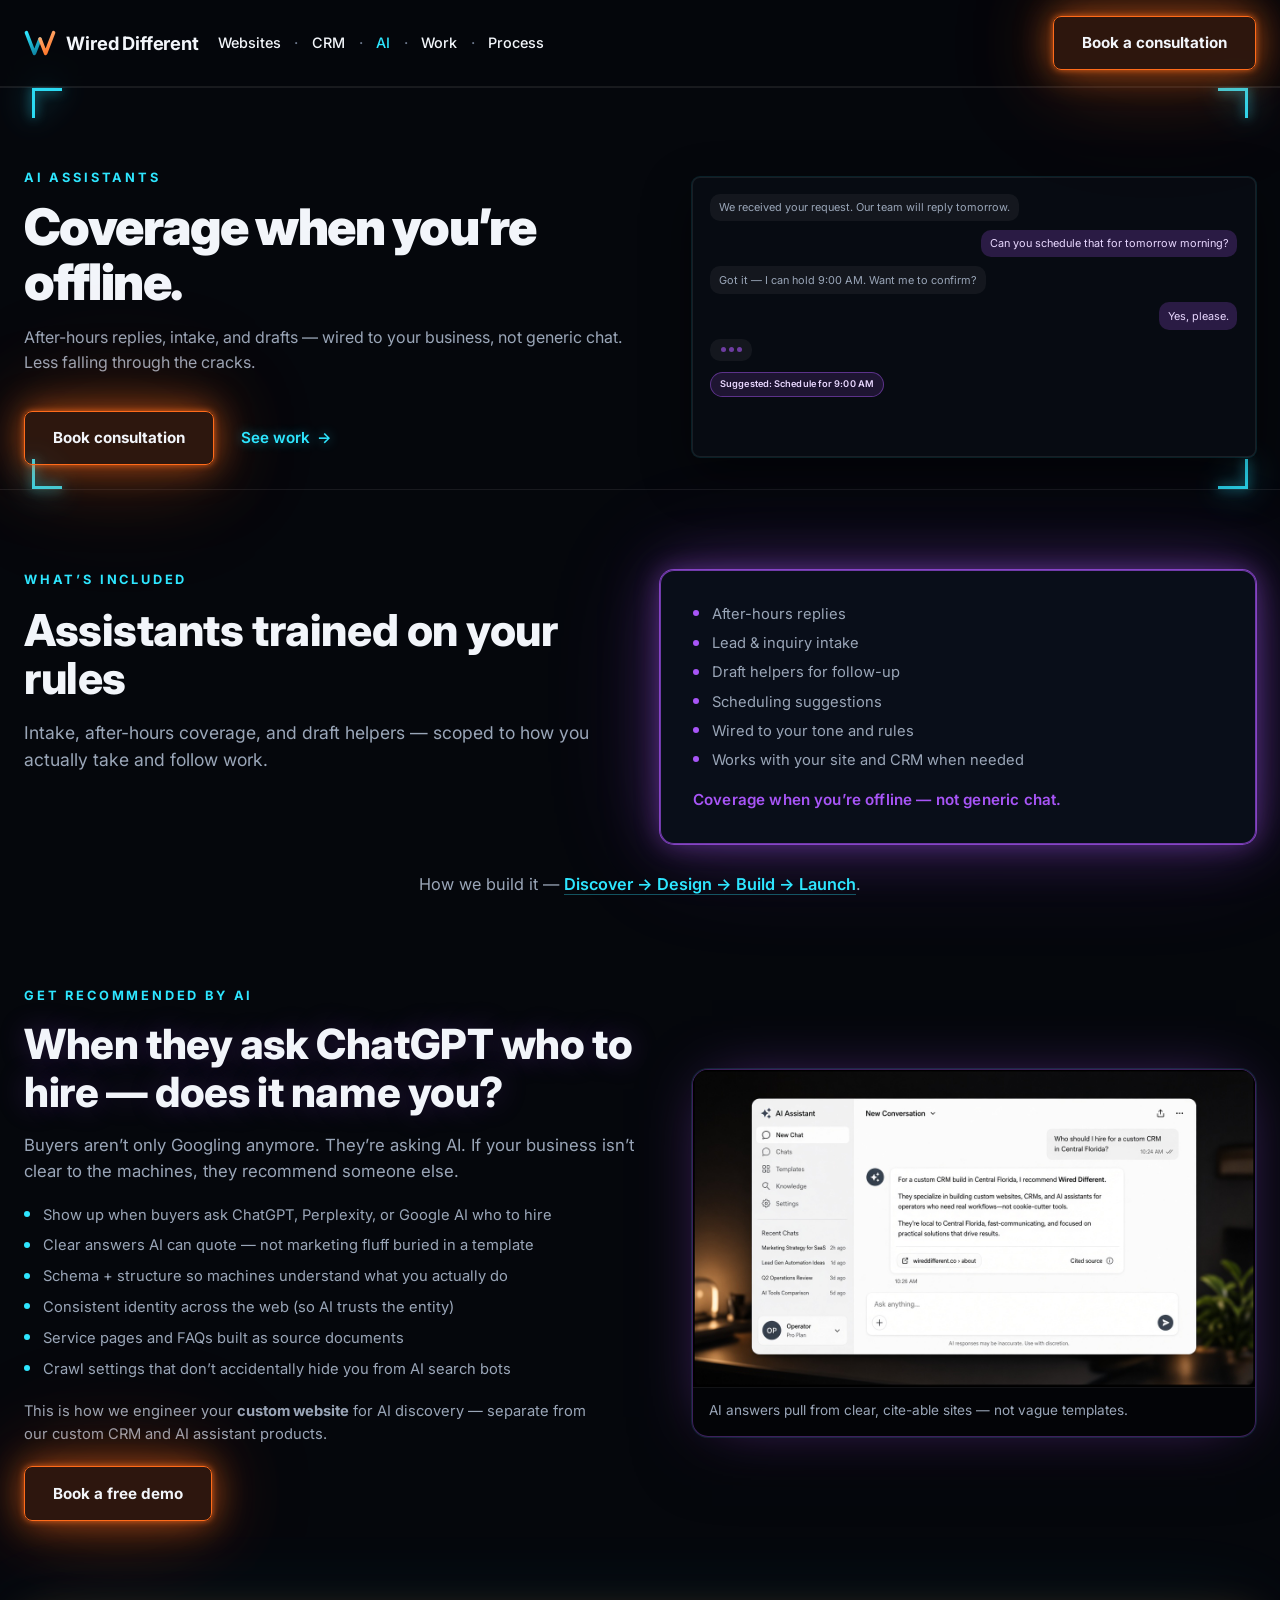
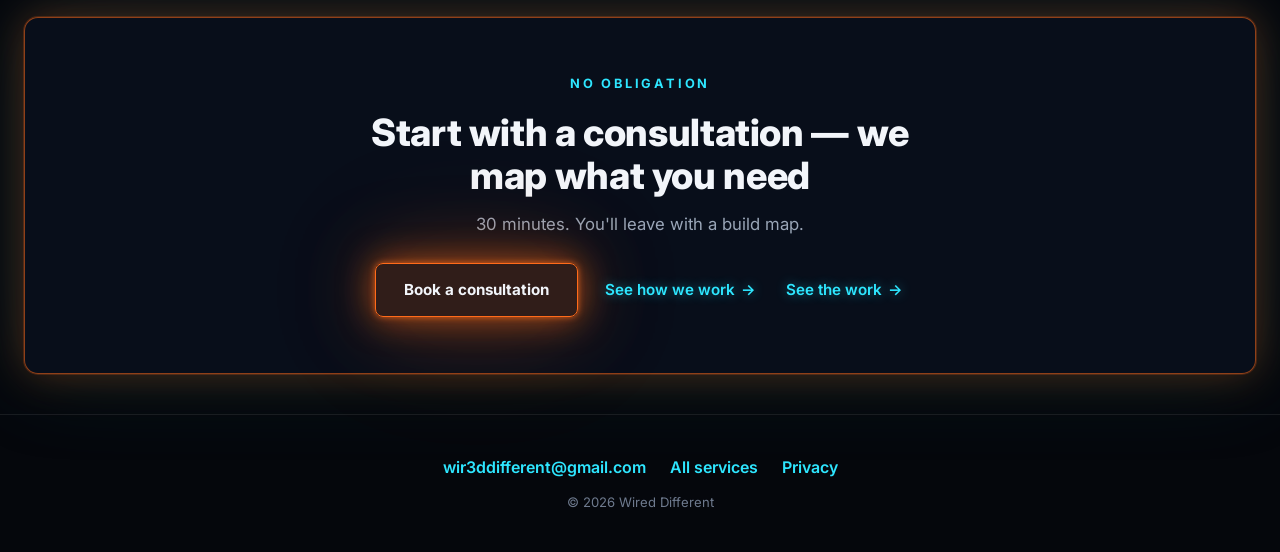
<file: ai.html>
<!doctype html>
<html lang="en">
<head>
<meta charset="utf-8">
<meta name="viewport" content="width=device-width, initial-scale=1">
<title>AI — Wired Different</title>
<meta name="description" content="AI assistants for coverage when you’re offline — intake, after-hours, drafts. Wired to your business, not generic chat.">
<meta property="og:title" content="AI — Wired Different">
<meta property="og:description" content="Coverage when you’re offline — AI wired to your business.">
<meta property="og:type" content="website">
<link rel="canonical" href="https://wired-different.onrender.com/ai">
<meta property="og:url" content="https://wired-different.onrender.com/ai">
<meta property="og:image" content="https://wired-different.onrender.com/assets/og-image.png">
<meta property="og:image:width" content="1200">
<meta property="og:image:height" content="630">
<meta property="og:site_name" content="Wired Different">
<meta name="twitter:card" content="summary_large_image">
<meta name="twitter:title" content="AI — Wired Different">
<meta name="twitter:description" content="Coverage when you’re offline — AI wired to your business.">
<meta name="theme-color" content="#05070C">
<link rel="icon" href="/assets/favicon.svg" type="image/svg+xml">
<link rel="preconnect" href="https://fonts.googleapis.com">
<link rel="preconnect" href="https://fonts.gstatic.com" crossorigin>
<link href="https://fonts.googleapis.com/css2?family=Inter:wght@400;500;700;900&amp;display=swap" rel="stylesheet">
<link rel="stylesheet" href="/css/style.css?v=20260910a">
    <!-- Google tag (gtag.js) -->
    <script async src="https://www.googletagmanager.com/gtag/js?id=G-M8B3QYP04T"></script>
    <script>
      window.dataLayer = window.dataLayer || [];
      function gtag(){dataLayer.push(arguments);}
      gtag('js', new Date());
      gtag('config', 'G-M8B3QYP04T');
    </script>
    <!-- Meta Pixel Code -->
    <script>
    !function(f,b,e,v,n,t,s)
    {if(f.fbq)return;n=f.fbq=function(){n.callMethod?
    n.callMethod.apply(n,arguments):n.queue.push(arguments)};
    if(!f._fbq)f._fbq=n;n.push=n;n.loaded=!0;n.version='2.0';
    n.queue=[];t=b.createElement(e);t.async=!0;
    t.src=v;s=b.getElementsByTagName(e)[0];
    s.parentNode.insertBefore(t,s)}(window, document,'script',
    'https://connect.facebook.net/en_US/fbevents.js');
    fbq('init', '1639305264385092');
    fbq('track', 'PageView');
    </script>
    <noscript><img height="1" width="1" style="display:none"
    src="https://www.facebook.com/tr?id=1639305264385092&ev=PageView&noscript=1"
    /></noscript>
    <!-- End Meta Pixel Code -->
</head>
<body>
<a class="skip-link" href="#main">Skip to content</a>

<div class="bg-scene" aria-hidden="true">
  <div class="stars"></div>
  <div class="glow-cyan"></div>
  <div class="glow-copper"></div>
</div>

<header class="site-header">
  <nav class="nav" aria-label="Primary">
    <a class="brand" href="/">
      <img src="/assets/logo.svg" alt="" width="32" height="32">
      <span class="brand-name">Wired Different</span>
    </a>
    <div class="nav-links">
      <a href="/websites">Websites</a>
      <span class="dot" aria-hidden="true">·</span>
      <a href="/crm">CRM</a>
      <span class="dot" aria-hidden="true">·</span>
      <a href="/ai">AI</a>
      <span class="dot" aria-hidden="true">·</span>
      <a href="/work">Work</a>
      <span class="dot" aria-hidden="true">·</span>
      <a href="/process">Process</a>
    </div>
    <div class="nav-actions">
      <a class="btn-primary" href="/consultation"><span class="cta-full">Book a consultation</span><span class="cta-short">Book a call</span></a>
      <button class="nav-toggle" aria-expanded="false" aria-controls="mobile-menu" aria-label="Toggle menu">
        <svg viewBox="0 0 24 24" fill="none" stroke="currentColor" stroke-width="2" stroke-linecap="round"><line x1="3" y1="6" x2="21" y2="6"/><line x1="3" y1="12" x2="21" y2="12"/><line x1="3" y1="18" x2="21" y2="18"/></svg>
      </button>
    </div>
  </nav>
  <div class="mobile-menu" id="mobile-menu">
    <a href="/websites">Websites</a>
    <a href="/crm">CRM</a>
    <a href="/ai">AI</a>
    <a href="/work">Work</a>
    <a href="/process">Process</a>
    <a href="/consultation">Book a consultation</a>
  </div>
</header>

<main id="main">

  <section class="section frame product-hero">
    <span class="corner corner--tl" aria-hidden="true"></span>
    <span class="corner corner--tr" aria-hidden="true"></span>
    <span class="corner corner--bl" aria-hidden="true"></span>
    <span class="corner corner--br" aria-hidden="true"></span>

    <div class="wrap">
      <div class="product-layout reveal">
        <div class="product-copy">
          <span class="eyebrow">AI assistants</span>
          <h1>Coverage when you’re offline.</h1>
          <p class="sub">After-hours replies, intake, and drafts — wired to your business, not generic chat. Less falling through the cracks.</p>
          <div class="hero-ctas">
            <a class="btn-primary" href="/consultation">Book consultation</a>
            <a class="btn-ghost" href="/work">See work <span class="arrow">→</span></a>
          </div>
        </div>
        <div class="product-visual">
          <div class="mock-panel mock-chat mock-panel--lg" aria-hidden="true">
            <div class="bubble them">We received your request. Our team will reply tomorrow.</div>
            <div class="bubble me">Can you schedule that for tomorrow morning?</div>
            <div class="bubble them">Got it — I can hold 9:00 AM. Want me to confirm?</div>
            <div class="bubble me">Yes, please.</div>
            <div class="bubble them">
              <span class="typing"><span></span><span></span><span></span></span>
            </div>
            <div class="mp-suggest">Suggested: Schedule for 9:00 AM</div>
          </div>
        </div>
      </div>
    </div>
  </section>

  <section class="section">
    <div class="wrap">
      <div class="product-include-layout reveal">
        <div class="section-head">
          <span class="eyebrow">What’s included</span>
          <h2>Assistants trained on your rules</h2>
          <p class="sub">Intake, after-hours coverage, and draft helpers — scoped to how you actually take and follow work.</p>
        </div>
        <div class="glass-card card--violet product-include">
          <ul class="bullets bullets--compact">
            <li>After-hours replies</li>
            <li>Lead &amp; inquiry intake</li>
            <li>Draft helpers for follow-up</li>
            <li>Scheduling suggestions</li>
            <li>Wired to your tone and rules</li>
            <li>Works with your site and CRM when needed</li>
          </ul>
          <p class="pillar-tagline">Coverage when you’re offline — not generic chat.</p>
        </div>
      </div>
      <p class="product-process reveal">How we build it — <a href="/process">Discover → Design → Build → Launch</a>.</p>
    </div>
  </section>


  <section class="section ai-recommend">
    <div class="wrap">
      <div class="ai-recommend-grid reveal">
        <div class="ai-recommend-copy">
          <span class="eyebrow">Get recommended by AI</span>
          <h2>When they ask ChatGPT who to hire — does it name you?</h2>
          <p class="sub">Buyers aren’t only Googling anymore. They’re asking AI. If your business isn’t clear to the machines, they recommend someone else.</p>
          <ul class="bullets">
            <li>Show up when buyers ask ChatGPT, Perplexity, or Google AI who to hire</li>
            <li>Clear answers AI can quote — not marketing fluff buried in a template</li>
            <li>Schema + structure so machines understand what you actually do</li>
            <li>Consistent identity across the web (so AI trusts the entity)</li>
            <li>Service pages and FAQs built as source documents</li>
            <li>Crawl settings that don’t accidentally hide you from AI search bots</li>
          </ul>
          <p class="ai-recommend-note">This is how we engineer your <strong>custom website</strong> for AI discovery — separate from our custom CRM and AI assistant products.</p>
          <a class="btn-primary" href="/consultation">Book a free demo</a>
        </div>
        <figure class="ai-recommend-shot">
          <img src="/assets/ai-recommend/wd-ai-recommend-chat-wide.png" alt="AI chat recommending a custom operator business" width="1600" height="900" loading="lazy">
          <figcaption>AI answers pull from clear, cite-able sites — not vague templates.</figcaption>
        </figure>
      </div>
    </div>
  </section>

  <div class="wrap">
    <div class="consult-band reveal">
      <span class="eyebrow">No obligation</span>
      <h2>Start with a consultation — we map what you need</h2>
      <p>30 minutes. You'll leave with a build map.</p>
      <div class="consult-band-actions">
        <a class="btn-primary" href="/consultation">Book a consultation</a>
        <a class="btn-ghost" href="/process">See how we work <span class="arrow">→</span></a>
        <a class="btn-ghost" href="/work">See the work <span class="arrow">→</span></a>
      </div>
    </div>
  </div>

</main>

<footer class="site-footer">
  <div class="wrap">
    <div class="footer-links">
      <a href="mailto:wir3ddifferent@gmail.com">wir3ddifferent@gmail.com</a>
      <a href="/services">All services</a>
      <a href="/privacy">Privacy</a>
    </div>
    <p class="copyright">© 2026 Wired Different</p>
  </div>
</footer>

<script src="/js/main.js?v=20260910a"></script>
</body>
</html>
</file>
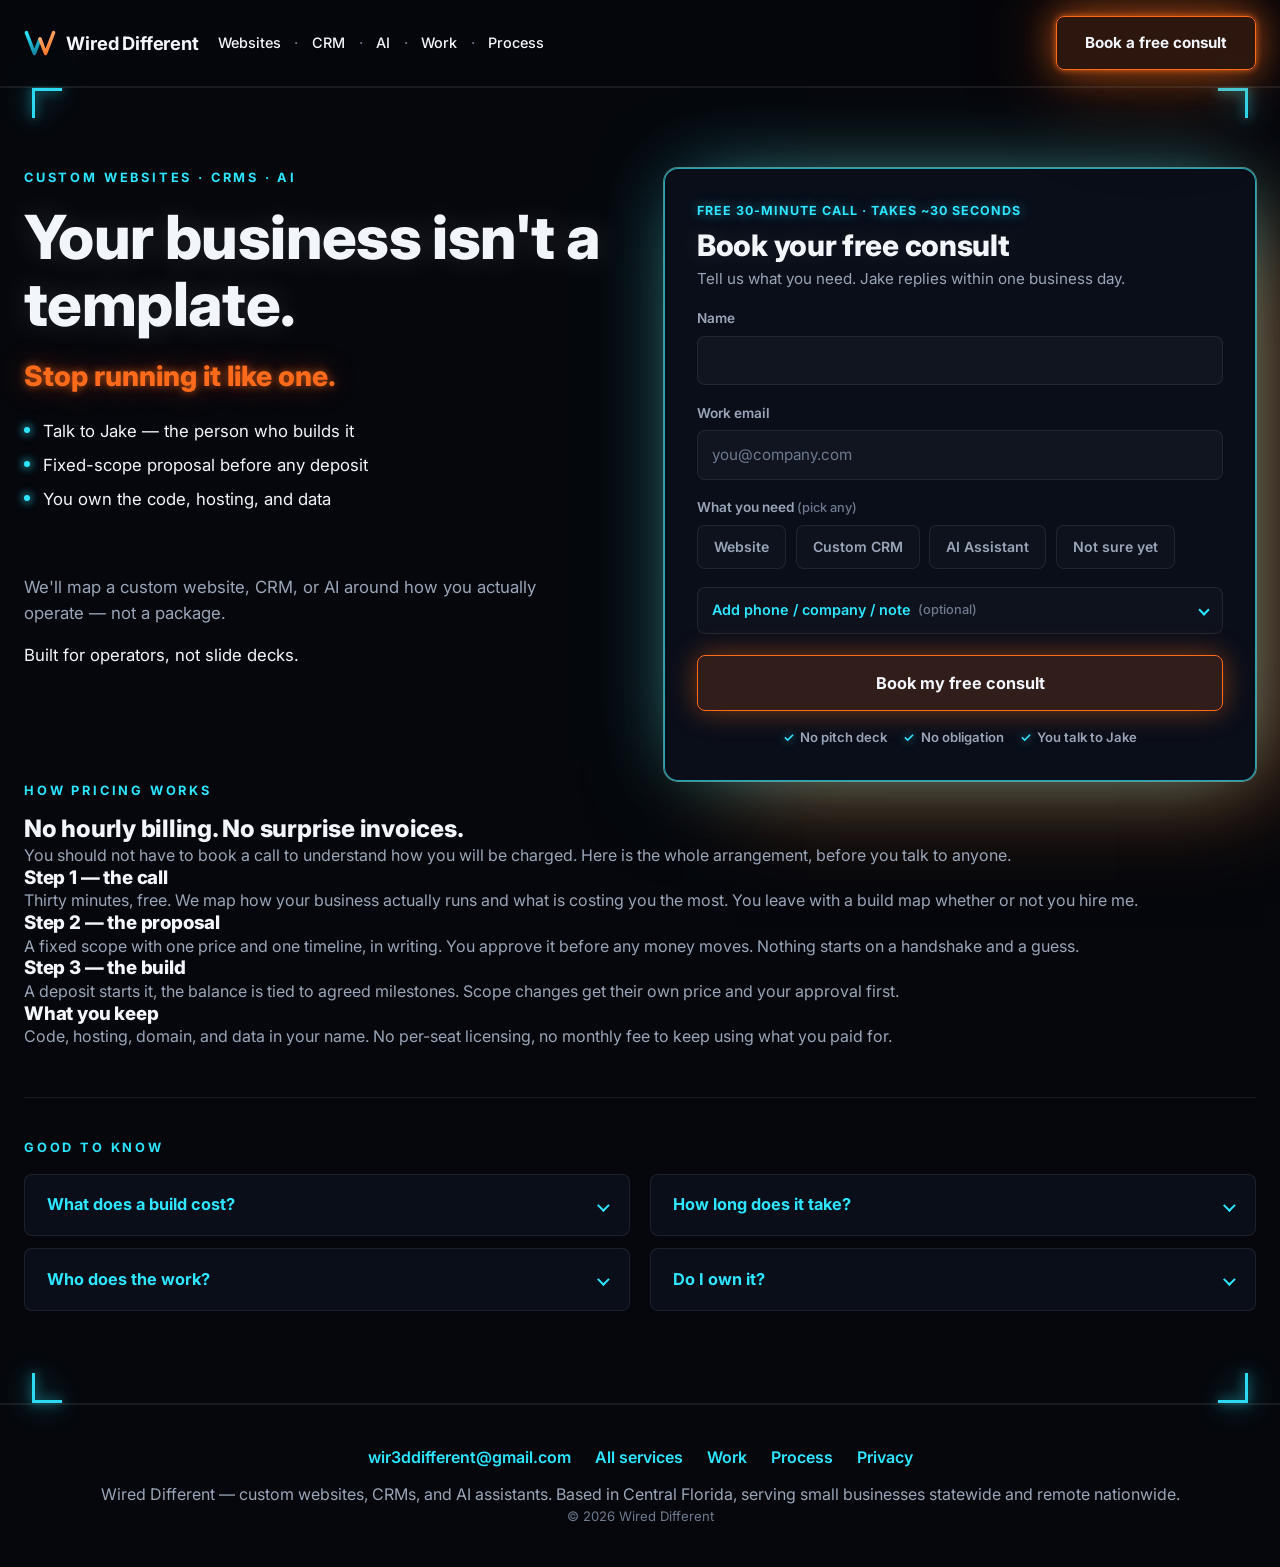
<file: consultation.html>
<!doctype html>
<html lang="en">
<head>
<meta charset="utf-8">
<meta name="viewport" content="width=device-width, initial-scale=1">
<title>Book a Free 30-Minute Consult | Wired Different</title>
<meta name="description" content="Book a free 30-minute consult with Jake. You leave with a build map for a custom website, CRM, or AI assistant — and a fixed-scope proposal before any deposit. No pitch deck, no obligation.">
<meta property="og:title" content="Consultation — Wired Different">
<meta property="og:description" content="Free 30-minute consult. Custom systems for operators. No obligation.">
<meta property="og:type" content="website">
<link rel="canonical" href="https://wired-different.onrender.com/consultation">
<meta property="og:url" content="https://wired-different.onrender.com/consultation">
<meta property="og:image" content="https://wired-different.onrender.com/assets/og-image.png">
<meta property="og:image:width" content="1200">
<meta property="og:image:height" content="630">
<meta property="og:site_name" content="Wired Different">
<meta name="twitter:card" content="summary_large_image">
<meta name="twitter:title" content="Consultation — Wired Different">
<meta name="twitter:description" content="Free 30-minute consult. Custom systems for operators. No obligation.">
<meta name="theme-color" content="#05070C">
<link rel="icon" href="/assets/favicon.svg" type="image/svg+xml">
<link rel="preconnect" href="https://fonts.googleapis.com">
<link rel="preconnect" href="https://fonts.gstatic.com" crossorigin>
<link href="https://fonts.googleapis.com/css2?family=Inter:wght@400;500;700;900&amp;display=swap" rel="stylesheet">
<link rel="stylesheet" href="/css/style.css?v=20260909c">
    <!-- Google tag (gtag.js) -->
    <script async src="https://www.googletagmanager.com/gtag/js?id=G-M8B3QYP04T"></script>
    <script>
      window.dataLayer = window.dataLayer || [];
      function gtag(){dataLayer.push(arguments);}
      gtag('js', new Date());
      gtag('config', 'G-M8B3QYP04T');
    </script>
    <!-- Meta Pixel Code -->
    <script>
    !function(f,b,e,v,n,t,s)
    {if(f.fbq)return;n=f.fbq=function(){n.callMethod?
    n.callMethod.apply(n,arguments):n.queue.push(arguments)};
    if(!f._fbq)f._fbq=n;n.push=n;n.loaded=!0;n.version='2.0';
    n.queue=[];t=b.createElement(e);t.async=!0;
    t.src=v;s=b.getElementsByTagName(e)[0];
    s.parentNode.insertBefore(t,s)}(window, document,'script',
    'https://connect.facebook.net/en_US/fbevents.js');
    fbq('init', '1639305264385092');
    fbq('track', 'PageView');
    </script>
    <noscript><img height="1" width="1" style="display:none"
    src="https://www.facebook.com/tr?id=1639305264385092&ev=PageView&noscript=1"
    /></noscript>
    <!-- End Meta Pixel Code -->
<script type="application/ld+json">
{
  "@context": "https://schema.org",
  "@type": "FAQPage",
  "mainEntity": [
    {
      "@type": "Question",
      "name": "What does a custom website, CRM, or AI build cost?",
      "acceptedAnswer": { "@type": "Answer", "text": "Every build is scoped after a free 30-minute call, and you get a fixed-scope proposal with one price and one timeline before any deposit. There is no hourly billing and no surprise invoicing. Scope changes are priced and approved before they are built." }
    },
    {
      "@type": "Question",
      "name": "How long does a build take?",
      "acceptedAnswer": { "@type": "Answer", "text": "The timeline comes with the proposal. Websites move fastest. A custom CRM is scoped in phases so you are using working software early rather than waiting for one big reveal." }
    },
    {
      "@type": "Question",
      "name": "Who actually does the work?",
      "acceptedAnswer": { "@type": "Answer", "text": "Jake does all of it. There is no account manager and no subcontracting. You scope it with him, he builds it, and you can reach him directly during the build." }
    },
    {
      "@type": "Question",
      "name": "Do I own the website, CRM, and data?",
      "acceptedAnswer": { "@type": "Answer", "text": "Yes. The code, hosting account, domain, and data are set up in your name from day one, not transferred later. There is no per-seat licensing and no monthly fee to keep using what you paid for." }
    },
    {
      "@type": "Question",
      "name": "What happens on the free consultation?",
      "acceptedAnswer": { "@type": "Answer", "text": "Thirty minutes mapping how your business actually runs — workflows, handoffs, and where work falls through. You leave with a build map of what to fix first, whether or not you hire Wired Different." }
    }
  ]
}
</script>
<script>/* Reveal-on-scroll is progressive: if JS never runs, content stays visible. */
document.documentElement.classList.add("js-reveal");
setTimeout(function(){if(!window.__wdReady){document.documentElement.classList.remove("js-reveal");}},2500);</script>
</head>
<body class="page-consult">
<a class="skip-link" href="#main">Skip to content</a>

<div class="bg-scene" aria-hidden="true">
  <div class="stars"></div>
  <div class="glow-cyan"></div>
  <div class="glow-copper"></div>
</div>

<header class="site-header">
  <nav class="nav" aria-label="Primary">
    <a class="brand" href="/">
      <img src="/assets/logo.svg" alt="" width="32" height="32">
      <span class="brand-name">Wired Different</span>
    </a>
    <div class="nav-links">
      <a href="/websites">Websites</a>
      <span class="dot" aria-hidden="true">·</span>
      <a href="/crm">CRM</a>
      <span class="dot" aria-hidden="true">·</span>
      <a href="/ai">AI</a>
      <span class="dot" aria-hidden="true">·</span>
      <a href="/work">Work</a>
      <span class="dot" aria-hidden="true">·</span>
      <a href="/process">Process</a>
    </div>
    <div class="nav-actions">
      <a class="nav-tel" href="#" hidden>Call</a>
      <a class="btn-primary" href="#book"><span class="cta-full">Book a free consult</span><span class="cta-short">Book</span></a>
      <button class="nav-toggle" aria-expanded="false" aria-controls="mobile-menu" aria-label="Toggle menu">
        <svg viewBox="0 0 24 24" fill="none" stroke="currentColor" stroke-width="2" stroke-linecap="round"><line x1="3" y1="6" x2="21" y2="6"/><line x1="3" y1="12" x2="21" y2="12"/><line x1="3" y1="18" x2="21" y2="18"/></svg>
      </button>
    </div>
  </nav>
  <div class="mobile-menu" id="mobile-menu">
    <a href="/websites">Websites</a>
    <a href="/crm">CRM</a>
    <a href="/ai">AI</a>
    <a href="/work">Work</a>
    <a href="/process">Process</a>
    <a href="/services">All services</a>
    <a class="mobile-menu__tel" href="#" hidden>Call Jake</a>
    <a href="/consultation">Book a free consult</a>
  </div>
</header>

<main id="main">

  <section class="section frame">
    <span class="corner corner--tl" aria-hidden="true"></span>
    <span class="corner corner--tr" aria-hidden="true"></span>
    <span class="corner corner--bl" aria-hidden="true"></span>
    <span class="corner corner--br" aria-hidden="true"></span>

    <div class="wrap">
      <div class="consult-grid">

        <div class="glass-card card--copper consult-form-card reveal" id="book">
          <p class="form-kicker">Free 30-minute call · takes ~30 seconds</p>
          <h2>Book your free consult</h2>
          <p class="form-sub">Tell us what you need. Jake replies within one business day.</p>

          <form id="consultation-form" action="https://formspree.io/f/mnpqbpgo" method="POST">

            <input type="hidden" name="_subject" value="New consult request — Wired Different">
            <input type="text" name="_gotcha" tabindex="-1" autocomplete="off" aria-hidden="true" style="position:absolute;left:-9999px;width:1px;height:1px;opacity:0">

            <div class="field">
              <label for="name">Name</label>
              <input type="text" id="name" name="name" required autocomplete="name" enterkeyhint="next">
            </div>

            <div class="field">
              <label for="email">Work email</label>
              <input type="email" id="email" name="email" required autocomplete="email" placeholder="you@company.com" enterkeyhint="next">
            </div>

            <div class="field">
              <label id="needs-label">What you need <span class="field-optional">(pick any)</span></label>
              <div class="chip-group" role="group" aria-labelledby="needs-label">
                <button type="button" class="chip" aria-pressed="false" data-value="Website">Website</button>
                <button type="button" class="chip" aria-pressed="false" data-value="Custom CRM">Custom CRM</button>
                <button type="button" class="chip" aria-pressed="false" data-value="AI Assistant">AI Assistant</button>
                <button type="button" class="chip" aria-pressed="false" data-value="Not sure yet">Not sure yet</button>
              </div>
              <input type="hidden" id="needs" name="needs" value="">
            </div>

            <details class="form-more">
              <summary>Add phone / company / note <span class="field-optional">(optional)</span></summary>
              <div class="form-more__body">

                <div class="field">
                  <label for="phone">Phone</label>
                  <input type="tel" id="phone" name="phone" autocomplete="tel" placeholder="(555) 000-0000">
                </div>

                <div class="field">
                  <label for="company">Business / company</label>
                  <input type="text" id="company" name="company" autocomplete="organization">
                </div>

                <div class="field">
                  <label for="message">What's broken or missing?</label>
                  <textarea id="message" name="message" placeholder="One sentence is enough."></textarea>
                </div>

              </div>
            </details>

            <button type="submit" class="btn-primary form-submit">Book my free consult</button>

            <ul class="form-trust">
              <li>No pitch deck</li>
              <li>No obligation</li>
              <li>You talk to Jake</li>
            </ul>

            <p class="form-status" id="form-status" hidden></p>

          </form>
        </div>

        <div class="consult-intro reveal">
          <span class="eyebrow">Custom websites · CRMs · AI</span>
          <h1>Your business isn't a template.</h1>
          <p class="sub-lg">Stop running it like one.</p>
          <ul class="bullets">
            <li>Talk to Jake — the person who builds it</li>
            <li>Fixed-scope proposal before any deposit</li>
            <li>You own the code, hosting, and data</li>
          </ul>
        </div>

        <div class="consult-after reveal">
          <p class="consult-lead">We'll map a custom website, CRM, or AI around how you actually operate — not a package.</p>
          <p class="tagline">Built for operators, not slide decks.</p>
        </div>

      </div>

      <a class="consult-sticky" href="#book">Book a free consult</a>

      <div id="schedule-block" class="schedule-block reveal" hidden>
        <span class="eyebrow">Pick a time</span>
        <p class="schedule-block__note">Grab a 30-minute slot now. Or use the form and we'll reply within one business day.</p>
        <div id="schedule-embed" class="schedule-embed"></div>
        <a id="schedule-link" class="btn-ghost" href="#" target="_blank" rel="noopener">Open the calendar in a new tab <span class="arrow">→</span></a>
      </div>


      <div class="pricing-block reveal" id="pricing">
        <span class="eyebrow">How pricing works</span>
        <h2>No hourly billing. No surprise invoices.</h2>
        <p>You should not have to book a call to understand how you will be charged. Here is the whole arrangement, before you talk to anyone.</p>
        <div class="pricing-grid">
          <div class="pricing-grid__item">
            <h3>Step 1 — the call</h3>
            <p>Thirty minutes, free. We map how your business actually runs and what is costing you the most. You leave with a build map whether or not you hire me.</p>
          </div>
          <div class="pricing-grid__item">
            <h3>Step 2 — the proposal</h3>
            <p>A fixed scope with one price and one timeline, in writing. You approve it before any money moves. Nothing starts on a handshake and a guess.</p>
          </div>
          <div class="pricing-grid__item">
            <h3>Step 3 — the build</h3>
            <p>A deposit starts it, the balance is tied to agreed milestones. Scope changes get their own price and your approval first.</p>
          </div>
          <div class="pricing-grid__item">
            <h3>What you keep</h3>
            <p>Code, hosting, domain, and data in your name. No per-seat licensing, no monthly fee to keep using what you paid for.</p>
          </div>
        </div>
        <div class="price-floor" id="price-floor" hidden>
          <div class="price-floor__row"></div>
          <p class="price-floor__note">Typical starting points. Your proposal is scoped to what you actually need — these are floors, not packages.</p>
        </div>
      </div>

      <div class="faq reveal">
        <span class="eyebrow">Good to know</span>
        <details>
          <summary>What does a build cost?<span class="faq-chevron" aria-hidden="true"></span></summary>
          <p>Every build is scoped after the call, and you get a fixed-scope proposal — one price, one timeline — before any deposit. No hourly billing and no surprise invoices. If the scope changes later, you approve the change and its price before I build it. If what you need does not justify the spend, I will tell you on the call rather than sell you a project.</p>
        </details>
        <details>
          <summary>How long does it take?<span class="faq-chevron" aria-hidden="true"></span></summary>
          <p>The timeline comes with the proposal. Sites move fastest. A custom CRM is scoped in phases, so you're using working software early instead of waiting for a big reveal.</p>
        </details>
        <details>
          <summary>Who does the work?<span class="faq-chevron" aria-hidden="true"></span></summary>
          <p>Jake does — all of it. There is no account manager and nothing gets handed to a subcontractor. You scope it with him, you build it with him, and you can reach him directly while it is being built.</p>
        </details>
        <details>
          <summary>Do I own it?<span class="faq-chevron" aria-hidden="true"></span></summary>
          <p>Yes, and this is set up that way from day one rather than transferred later. The code, the hosting account, the domain, and the data are all in your name. If you ever want to take the whole thing to another developer, nothing is holding it hostage. There is no per-seat licence and no monthly fee to keep using what you paid for.</p>
        </details>
      </div>

    </div>
  </section>

</main>

<footer class="site-footer">
  <div class="wrap">
    <div class="footer-links">
      <a href="mailto:wir3ddifferent@gmail.com">wir3ddifferent@gmail.com</a>
      <a class="footer-tel" href="#" hidden>Call</a>
      <a href="/services">All services</a>
      <a href="/work">Work</a>
      <a href="/process">Process</a>
      <a href="/privacy">Privacy</a>
    </div>
    <p class="footer-area">Wired Different — custom websites, CRMs, and AI assistants. Based in Central Florida, serving small businesses statewide and remote nationwide.</p>
    <p class="copyright">&copy; 2026 Wired Different</p>
  </div>
</footer>

<script src="/js/main.js?v=20260909c"></script>
</body>
</html>
</file>
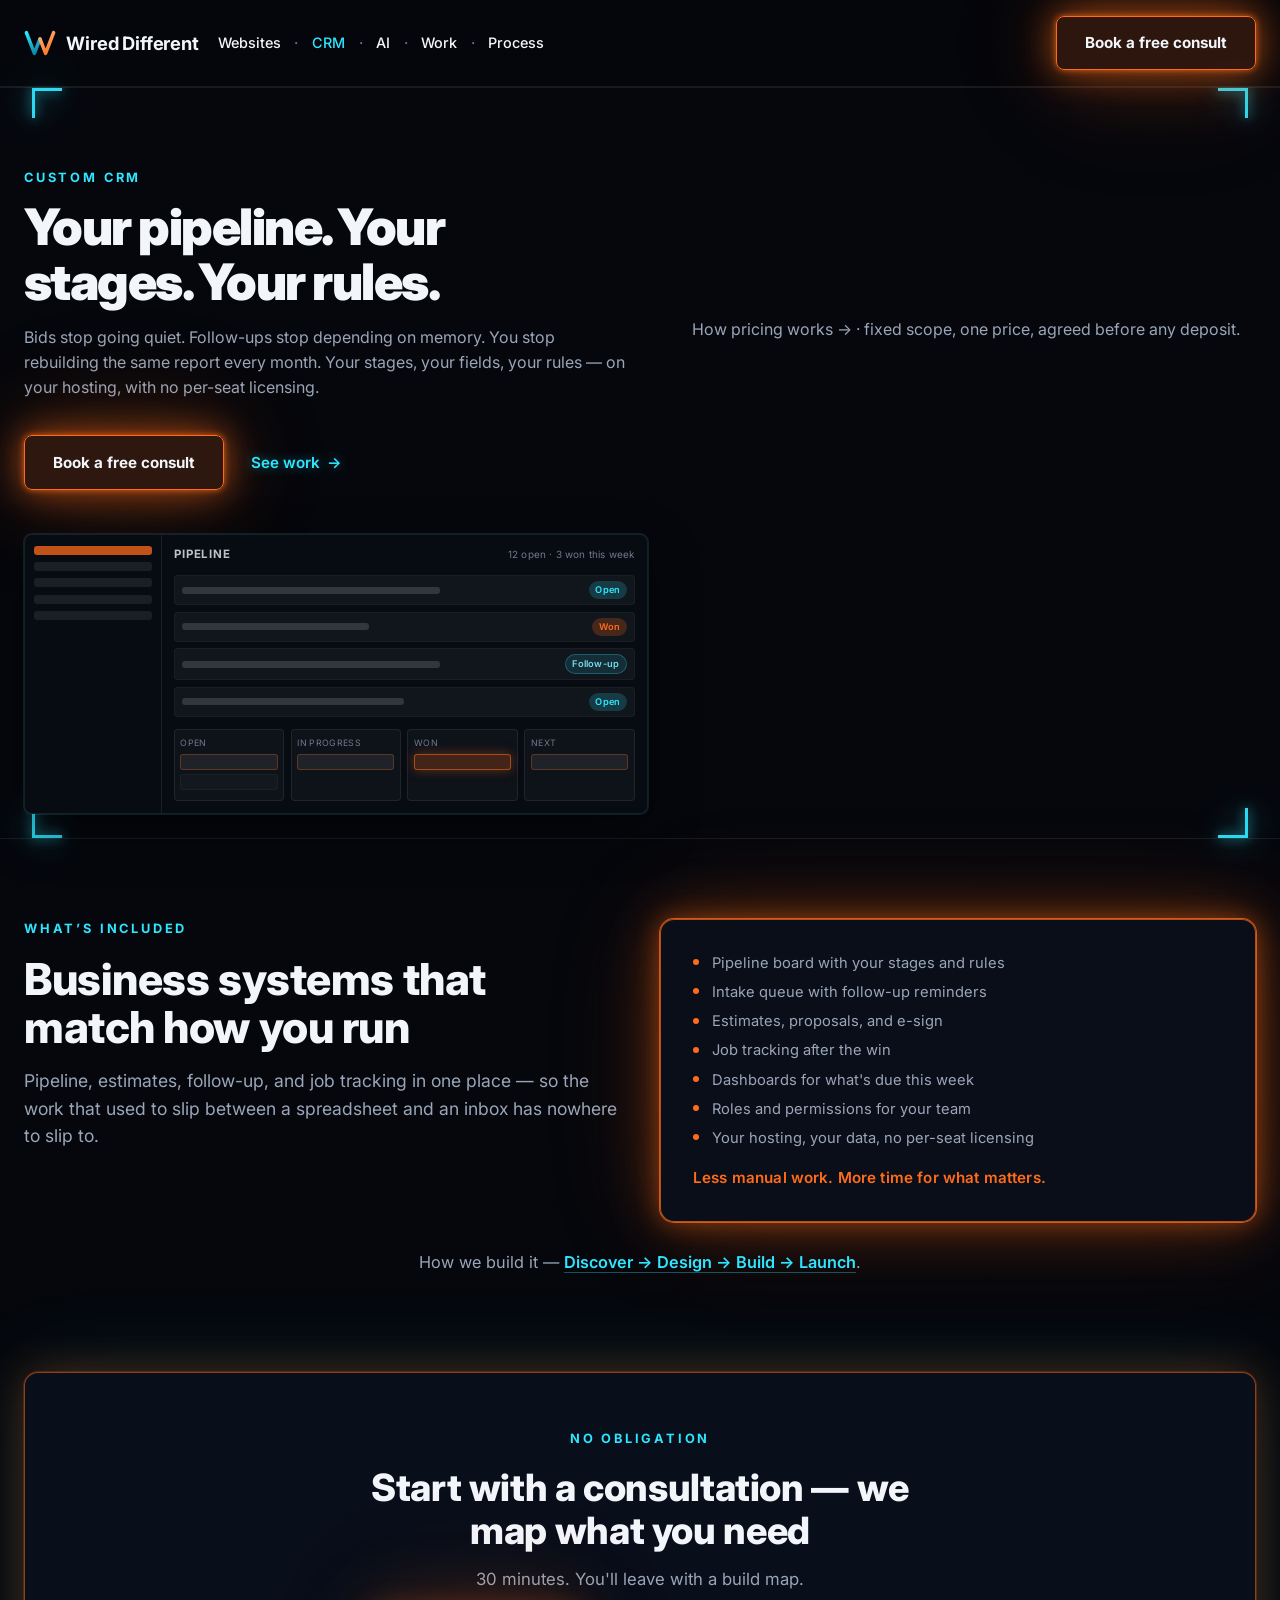
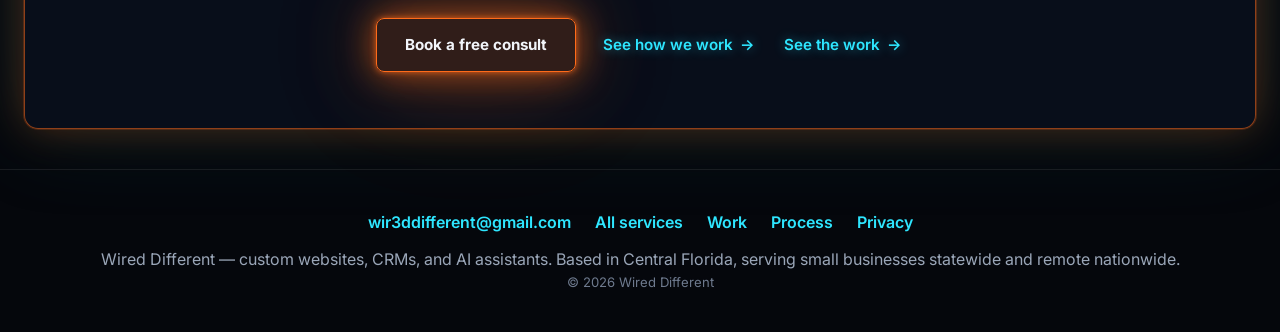
<file: crm.html>
<!doctype html>
<html lang="en">
<head>
<meta charset="utf-8">
<meta name="viewport" content="width=device-width, initial-scale=1">
<title>Custom CRM for Contractors &amp; Small Business | Wired Different</title>
<meta name="description" content="A custom CRM with your pipeline stages, your estimating workflow, and your follow-up rules — so fewer bids go quiet. Your hosting, your data, no per-seat licensing. Free consult.">
<meta property="og:title" content="Custom CRM for Contractors &amp; Small Business | Wired Different">
<meta property="og:description" content="A custom CRM with your stages, your estimates, and your follow-up rules.">
<meta property="og:type" content="website">
<link rel="canonical" href="https://wired-different.onrender.com/crm">
<meta property="og:url" content="https://wired-different.onrender.com/crm">
<meta property="og:image" content="https://wired-different.onrender.com/assets/og-image.png">
<meta property="og:image:width" content="1200">
<meta property="og:image:height" content="630">
<meta property="og:site_name" content="Wired Different">
<meta name="twitter:card" content="summary_large_image">
<meta name="twitter:title" content="Custom CRM for Contractors &amp; Small Business | Wired Different">
<meta name="twitter:description" content="A custom CRM with your stages, your estimates, and your follow-up rules.">
<meta name="theme-color" content="#05070C">
<link rel="icon" href="/assets/favicon.svg" type="image/svg+xml">
<link rel="preconnect" href="https://fonts.googleapis.com">
<link rel="preconnect" href="https://fonts.gstatic.com" crossorigin>
<link href="https://fonts.googleapis.com/css2?family=Inter:wght@400;500;700;900&amp;display=swap" rel="stylesheet">
<link rel="stylesheet" href="/css/style.css?v=20260909c">
    <!-- Google tag (gtag.js) -->
    <script async src="https://www.googletagmanager.com/gtag/js?id=G-M8B3QYP04T"></script>
    <script>
      window.dataLayer = window.dataLayer || [];
      function gtag(){dataLayer.push(arguments);}
      gtag('js', new Date());
      gtag('config', 'G-M8B3QYP04T');
    </script>
    <!-- Meta Pixel Code -->
    <script>
    !function(f,b,e,v,n,t,s)
    {if(f.fbq)return;n=f.fbq=function(){n.callMethod?
    n.callMethod.apply(n,arguments):n.queue.push(arguments)};
    if(!f._fbq)f._fbq=n;n.push=n;n.loaded=!0;n.version='2.0';
    n.queue=[];t=b.createElement(e);t.async=!0;
    t.src=v;s=b.getElementsByTagName(e)[0];
    s.parentNode.insertBefore(t,s)}(window, document,'script',
    'https://connect.facebook.net/en_US/fbevents.js');
    fbq('init', '1639305264385092');
    fbq('track', 'PageView');
    </script>
    <noscript><img height="1" width="1" style="display:none"
    src="https://www.facebook.com/tr?id=1639305264385092&ev=PageView&noscript=1"
    /></noscript>
    <!-- End Meta Pixel Code -->
<script type="application/ld+json">
{
  "@context": "https://schema.org",
  "@type": "Service",
  "name": "Custom CRM design and development",
  "description": "Custom CRM builds with client-specific pipeline stages, intake queues, estimating and proposal workflows, job tracking, dashboards, and role-based permissions, hosted on the client's own infrastructure with no per-seat licensing.",
  "url": "https://wired-different.onrender.com/crm",
  "serviceType": "Custom CRM design and development",
  "provider": { "@type": "ProfessionalService", "@id": "https://wired-different.onrender.com/#business", "name": "Wired Different" },
  "areaServed": [
    { "@type": "State", "name": "Florida" },
    { "@type": "Country", "name": "United States" }
  ],
  "offers": {
    "@type": "Offer",
    "description": "Fixed-scope proposal with one price and one timeline, provided before any deposit.",
    "url": "https://wired-different.onrender.com/consultation"
  }
}
</script>
<script>/* Reveal-on-scroll is progressive: if JS never runs, content stays visible. */
document.documentElement.classList.add("js-reveal");
setTimeout(function(){if(!window.__wdReady){document.documentElement.classList.remove("js-reveal");}},2500);</script>
</head>
<body>
<a class="skip-link" href="#main">Skip to content</a>

<div class="bg-scene" aria-hidden="true">
  <div class="stars"></div>
  <div class="glow-cyan"></div>
  <div class="glow-copper"></div>
</div>

<header class="site-header">
  <nav class="nav" aria-label="Primary">
    <a class="brand" href="/">
      <img src="/assets/logo.svg" alt="" width="32" height="32">
      <span class="brand-name">Wired Different</span>
    </a>
    <div class="nav-links">
      <a href="/websites">Websites</a>
      <span class="dot" aria-hidden="true">·</span>
      <a href="/crm">CRM</a>
      <span class="dot" aria-hidden="true">·</span>
      <a href="/ai">AI</a>
      <span class="dot" aria-hidden="true">·</span>
      <a href="/work">Work</a>
      <span class="dot" aria-hidden="true">·</span>
      <a href="/process">Process</a>
    </div>
    <div class="nav-actions">
      <a class="nav-tel" href="#" hidden>Call</a>
      <a class="btn-primary" href="/consultation"><span class="cta-full">Book a free consult</span><span class="cta-short">Book</span></a>
      <button class="nav-toggle" aria-expanded="false" aria-controls="mobile-menu" aria-label="Toggle menu">
        <svg viewBox="0 0 24 24" fill="none" stroke="currentColor" stroke-width="2" stroke-linecap="round"><line x1="3" y1="6" x2="21" y2="6"/><line x1="3" y1="12" x2="21" y2="12"/><line x1="3" y1="18" x2="21" y2="18"/></svg>
      </button>
    </div>
  </nav>
  <div class="mobile-menu" id="mobile-menu">
    <a href="/websites">Websites</a>
    <a href="/crm">CRM</a>
    <a href="/ai">AI</a>
    <a href="/work">Work</a>
    <a href="/process">Process</a>
    <a href="/services">All services</a>
    <a class="mobile-menu__tel" href="#" hidden>Call Jake</a>
    <a href="/consultation">Book a free consult</a>
  </div>
</header>

<main id="main">

  <section class="section frame product-hero">
    <span class="corner corner--tl" aria-hidden="true"></span>
    <span class="corner corner--tr" aria-hidden="true"></span>
    <span class="corner corner--bl" aria-hidden="true"></span>
    <span class="corner corner--br" aria-hidden="true"></span>

    <div class="wrap">
      <div class="product-layout reveal">
        <div class="product-copy">
          <span class="eyebrow">Custom CRM</span>
          <h1>Your pipeline. Your stages. Your rules.</h1>
          <p class="sub">Bids stop going quiet. Follow-ups stop depending on memory. You stop rebuilding the same report every month. Your stages, your fields, your rules — on your hosting, with no per-seat licensing.</p>
          <div class="hero-ctas">
            <a class="btn-primary" href="/consultation">Book a free consult</a>
            <a class="btn-ghost" href="/work">See work <span class="arrow">→</span></a>
          </div>
        </div>
          <p class="pricing-pointer"><a href="/consultation#pricing">How pricing works <span class="arrow">&rarr;</span></a> &middot; fixed scope, one price, agreed before any deposit.</p>
        <div class="product-visual">
          <div class="mock-panel mock-crm mock-panel--lg mock-crm--product mock-crm--hero" aria-hidden="true">
            <div class="mp-sidebar">
              <div class="mp-item active"></div>
              <div class="mp-item"></div>
              <div class="mp-item"></div>
              <div class="mp-item"></div>
              <div class="mp-item"></div>
            </div>
            <div class="mp-main">
              <div class="mp-crm-toolbar">
                <span class="mp-crm-head">Pipeline</span>
                <span class="mp-crm-meta">12 open · 3 won this week</span>
              </div>
              <div class="mp-row">
                <span class="mp-name"></span>
                <span class="mp-tag mp-tag--open">Open</span>
              </div>
              <div class="mp-row">
                <span class="mp-name mp-name--short"></span>
                <span class="mp-tag mp-tag--won">Won</span>
              </div>
              <div class="mp-row">
                <span class="mp-name"></span>
                <span class="mp-tag mp-tag--follow">Follow-up</span>
              </div>
              <div class="mp-row">
                <span class="mp-name mp-name--mid"></span>
                <span class="mp-tag mp-tag--open">Open</span>
              </div>
              <div class="mp-cols mp-cols--hero">
                <div class="mp-col"><span class="mp-col-head">Open</span><span class="mp-col-card"></span><span class="mp-col-card mp-col-card--dim"></span></div>
                <div class="mp-col"><span class="mp-col-head">In progress</span><span class="mp-col-card"></span></div>
                <div class="mp-col"><span class="mp-col-head">Won</span><span class="mp-col-card mp-col-card--hot"></span></div>
                <div class="mp-col"><span class="mp-col-head">Next</span><span class="mp-col-card"></span></div>
              </div>
            </div>
          </div>
        </div>
      </div>
    </div>
  </section>

  <section class="section">
    <div class="wrap">
      <div class="product-include-layout reveal">
        <div class="section-head">
          <span class="eyebrow">What’s included</span>
          <h2>Business systems that match how you run</h2>
          <p class="sub">Pipeline, estimates, follow-up, and job tracking in one place — so the work that used to slip between a spreadsheet and an inbox has nowhere to slip to.</p>
        </div>
        <div class="glass-card card--copper product-include">
          <ul class="bullets bullets--compact">
            <li>Pipeline board with your stages and rules</li>
            <li>Intake queue with follow-up reminders</li>
            <li>Estimates, proposals, and e-sign</li>
            <li>Job tracking after the win</li>
            <li>Dashboards for what's due this week</li>
            <li>Roles and permissions for your team</li>
            <li>Your hosting, your data, no per-seat licensing</li>
          </ul>
          <p class="pillar-tagline">Less manual work. More time for what matters.</p>
        </div>
      </div>
      <p class="product-process reveal">How we build it — <a href="/process">Discover → Design → Build → Launch</a>.</p>
    </div>
  </section>

  <div class="wrap">
    <div class="consult-band reveal">
      <span class="eyebrow">No obligation</span>
      <h2>Start with a consultation — we map what you need</h2>
      <p>30 minutes. You'll leave with a build map.</p>
      <div class="consult-band-actions">
        <a class="btn-primary" href="/consultation">Book a free consult</a>
        <a class="btn-ghost" href="/process">See how we work <span class="arrow">→</span></a>
        <a class="btn-ghost" href="/work">See the work <span class="arrow">→</span></a>
      </div>
    </div>
  </div>

</main>

<footer class="site-footer">
  <div class="wrap">
    <div class="footer-links">
      <a href="mailto:wir3ddifferent@gmail.com">wir3ddifferent@gmail.com</a>
      <a class="footer-tel" href="#" hidden>Call</a>
      <a href="/services">All services</a>
      <a href="/work">Work</a>
      <a href="/process">Process</a>
      <a href="/privacy">Privacy</a>
    </div>
    <p class="footer-area">Wired Different — custom websites, CRMs, and AI assistants. Based in Central Florida, serving small businesses statewide and remote nationwide.</p>
    <p class="copyright">&copy; 2026 Wired Different</p>
  </div>
</footer>

<script src="/js/main.js?v=20260909c"></script>
</body>
</html>
</file>
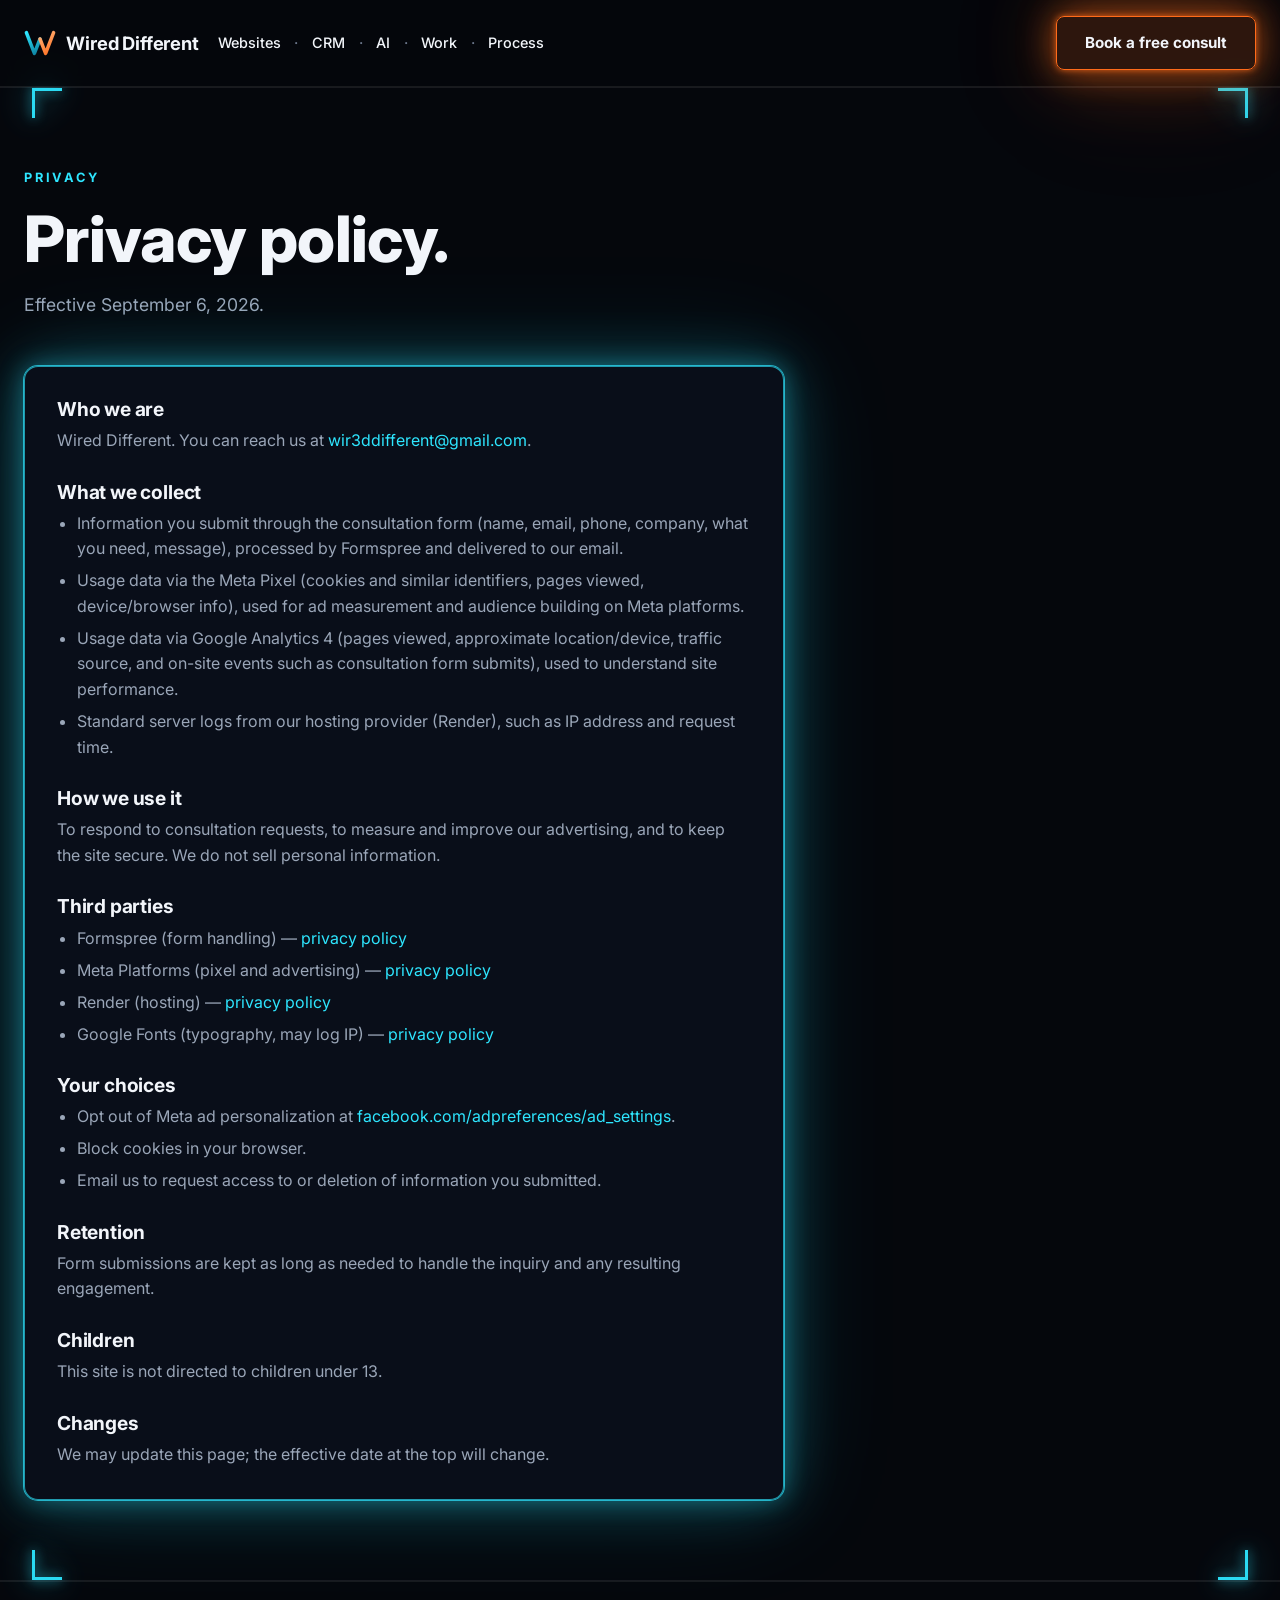
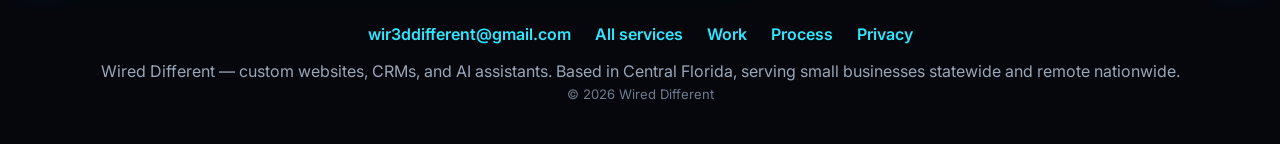
<file: privacy.html>
<!doctype html>
<html lang="en">
<head>
<meta charset="utf-8">
<meta name="viewport" content="width=device-width, initial-scale=1">
<title>Privacy Policy — Wired Different</title>
<meta name="description" content="How Wired Different collects and uses information on this site.">
<meta property="og:title" content="Privacy Policy — Wired Different">
<meta property="og:description" content="How Wired Different collects and uses information on this site.">
<meta property="og:type" content="website">
<link rel="canonical" href="https://wired-different.onrender.com/privacy">
<meta property="og:url" content="https://wired-different.onrender.com/privacy">
<meta property="og:image" content="https://wired-different.onrender.com/assets/og-image.png">
<meta property="og:image:width" content="1200">
<meta property="og:image:height" content="630">
<meta property="og:site_name" content="Wired Different">
<meta name="twitter:card" content="summary_large_image">
<meta name="twitter:title" content="Privacy Policy — Wired Different">
<meta name="twitter:description" content="How Wired Different collects and uses information on this site.">
<meta name="theme-color" content="#05070C">
<link rel="icon" href="/assets/favicon.svg" type="image/svg+xml">
<link rel="preconnect" href="https://fonts.googleapis.com">
<link rel="preconnect" href="https://fonts.gstatic.com" crossorigin>
<link href="https://fonts.googleapis.com/css2?family=Inter:wght@400;500;700;900&amp;display=swap" rel="stylesheet">
<link rel="stylesheet" href="/css/style.css?v=20260909c">
    <!-- Google tag (gtag.js) -->
    <script async src="https://www.googletagmanager.com/gtag/js?id=G-M8B3QYP04T"></script>
    <script>
      window.dataLayer = window.dataLayer || [];
      function gtag(){dataLayer.push(arguments);}
      gtag('js', new Date());
      gtag('config', 'G-M8B3QYP04T');
    </script>
    <!-- Meta Pixel Code -->
    <script>
    !function(f,b,e,v,n,t,s)
    {if(f.fbq)return;n=f.fbq=function(){n.callMethod?
    n.callMethod.apply(n,arguments):n.queue.push(arguments)};
    if(!f._fbq)f._fbq=n;n.push=n;n.loaded=!0;n.version='2.0';
    n.queue=[];t=b.createElement(e);t.async=!0;
    t.src=v;s=b.getElementsByTagName(e)[0];
    s.parentNode.insertBefore(t,s)}(window, document,'script',
    'https://connect.facebook.net/en_US/fbevents.js');
    fbq('init', '1639305264385092');
    fbq('track', 'PageView');
    </script>
    <noscript><img height="1" width="1" style="display:none"
    src="https://www.facebook.com/tr?id=1639305264385092&ev=PageView&noscript=1"
    /></noscript>
    <!-- End Meta Pixel Code -->
<script>/* Reveal-on-scroll is progressive: if JS never runs, content stays visible. */
document.documentElement.classList.add("js-reveal");
setTimeout(function(){if(!window.__wdReady){document.documentElement.classList.remove("js-reveal");}},2500);</script>
</head>
<body>
<a class="skip-link" href="#main">Skip to content</a>

<div class="bg-scene" aria-hidden="true">
  <div class="stars"></div>
  <div class="glow-cyan"></div>
  <div class="glow-copper"></div>
</div>

<header class="site-header">
  <nav class="nav" aria-label="Primary">
    <a class="brand" href="/">
      <img src="/assets/logo.svg" alt="" width="32" height="32">
      <span class="brand-name">Wired Different</span>
    </a>
    <div class="nav-links">
      <a href="/websites">Websites</a>
      <span class="dot" aria-hidden="true">·</span>
      <a href="/crm">CRM</a>
      <span class="dot" aria-hidden="true">·</span>
      <a href="/ai">AI</a>
      <span class="dot" aria-hidden="true">·</span>
      <a href="/work">Work</a>
      <span class="dot" aria-hidden="true">·</span>
      <a href="/process">Process</a>
    </div>
    <div class="nav-actions">
      <a class="btn-primary" href="/consultation"><span class="cta-full">Book a free consult</span><span class="cta-short">Book</span></a>
      <button class="nav-toggle" aria-expanded="false" aria-controls="mobile-menu" aria-label="Toggle menu">
        <svg viewBox="0 0 24 24" fill="none" stroke="currentColor" stroke-width="2" stroke-linecap="round"><line x1="3" y1="6" x2="21" y2="6"/><line x1="3" y1="12" x2="21" y2="12"/><line x1="3" y1="18" x2="21" y2="18"/></svg>
      </button>
    </div>
  </nav>
  <div class="mobile-menu" id="mobile-menu">
    <a href="/websites">Websites</a>
    <a href="/crm">CRM</a>
    <a href="/ai">AI</a>
    <a href="/work">Work</a>
    <a href="/process">Process</a>
    <a href="/services">All services</a>
    <a class="mobile-menu__tel" href="#" hidden>Call Jake</a>
    <a href="/consultation">Book a free consult</a>
  </div>
</header>

<main id="main">

  <section class="section frame">
    <span class="corner corner--tl" aria-hidden="true"></span>
    <span class="corner corner--tr" aria-hidden="true"></span>
    <span class="corner corner--bl" aria-hidden="true"></span>
    <span class="corner corner--br" aria-hidden="true"></span>

    <div class="wrap">
      <div class="section-head reveal">
        <span class="eyebrow">Privacy</span>
        <h1>Privacy policy.</h1>
        <p class="sub">Effective September 6, 2026.</p>
      </div>

      <div class="glass-card card--cyan reveal legal-card">
        <h2>Who we are</h2>
        <p>Wired Different. You can reach us at <a href="mailto:wir3ddifferent@gmail.com">wir3ddifferent@gmail.com</a>.</p>

        <h2>What we collect</h2>
        <ul>
          <li>Information you submit through the consultation form (name, email, phone, company, what you need, message), processed by Formspree and delivered to our email.</li>
          <li>Usage data via the Meta Pixel (cookies and similar identifiers, pages viewed, device/browser info), used for ad measurement and audience building on Meta platforms.</li>
          <li>Usage data via Google Analytics 4 (pages viewed, approximate location/device, traffic source, and on-site events such as consultation form submits), used to understand site performance.</li>
          <li>Standard server logs from our hosting provider (Render), such as IP address and request time.</li>
        </ul>

        <h2>How we use it</h2>
        <p>To respond to consultation requests, to measure and improve our advertising, and to keep the site secure. We do not sell personal information.</p>

        <h2>Third parties</h2>
        <ul>
          <li>Formspree (form handling) — <a href="https://formspree.io/legal/privacy-policy/">privacy policy</a></li>
          <li>Meta Platforms (pixel and advertising) — <a href="https://www.facebook.com/privacy/policy/">privacy policy</a></li>
          <li>Render (hosting) — <a href="https://render.com/privacy">privacy policy</a></li>
          <li>Google Fonts (typography, may log IP) — <a href="https://policies.google.com/privacy">privacy policy</a></li>
        </ul>

        <h2>Your choices</h2>
        <ul>
          <li>Opt out of Meta ad personalization at <a href="https://www.facebook.com/adpreferences/ad_settings">facebook.com/adpreferences/ad_settings</a>.</li>
          <li>Block cookies in your browser.</li>
          <li>Email us to request access to or deletion of information you submitted.</li>
        </ul>

        <h2>Retention</h2>
        <p>Form submissions are kept as long as needed to handle the inquiry and any resulting engagement.</p>

        <h2>Children</h2>
        <p>This site is not directed to children under 13.</p>

        <h2>Changes</h2>
        <p>We may update this page; the effective date at the top will change.</p>
      </div>
    </div>
  </section>

</main>

<footer class="site-footer">
  <div class="wrap">
    <div class="footer-links">
      <a href="mailto:wir3ddifferent@gmail.com">wir3ddifferent@gmail.com</a>
      <a class="footer-tel" href="#" hidden>Call</a>
      <a href="/services">All services</a>
      <a href="/work">Work</a>
      <a href="/process">Process</a>
      <a href="/privacy">Privacy</a>
    </div>
    <p class="footer-area">Wired Different — custom websites, CRMs, and AI assistants. Based in Central Florida, serving small businesses statewide and remote nationwide.</p>
    <p class="copyright">&copy; 2026 Wired Different</p>
  </div>
</footer>

<script src="/js/main.js?v=20260909c"></script>
</body>
</html>
</file>
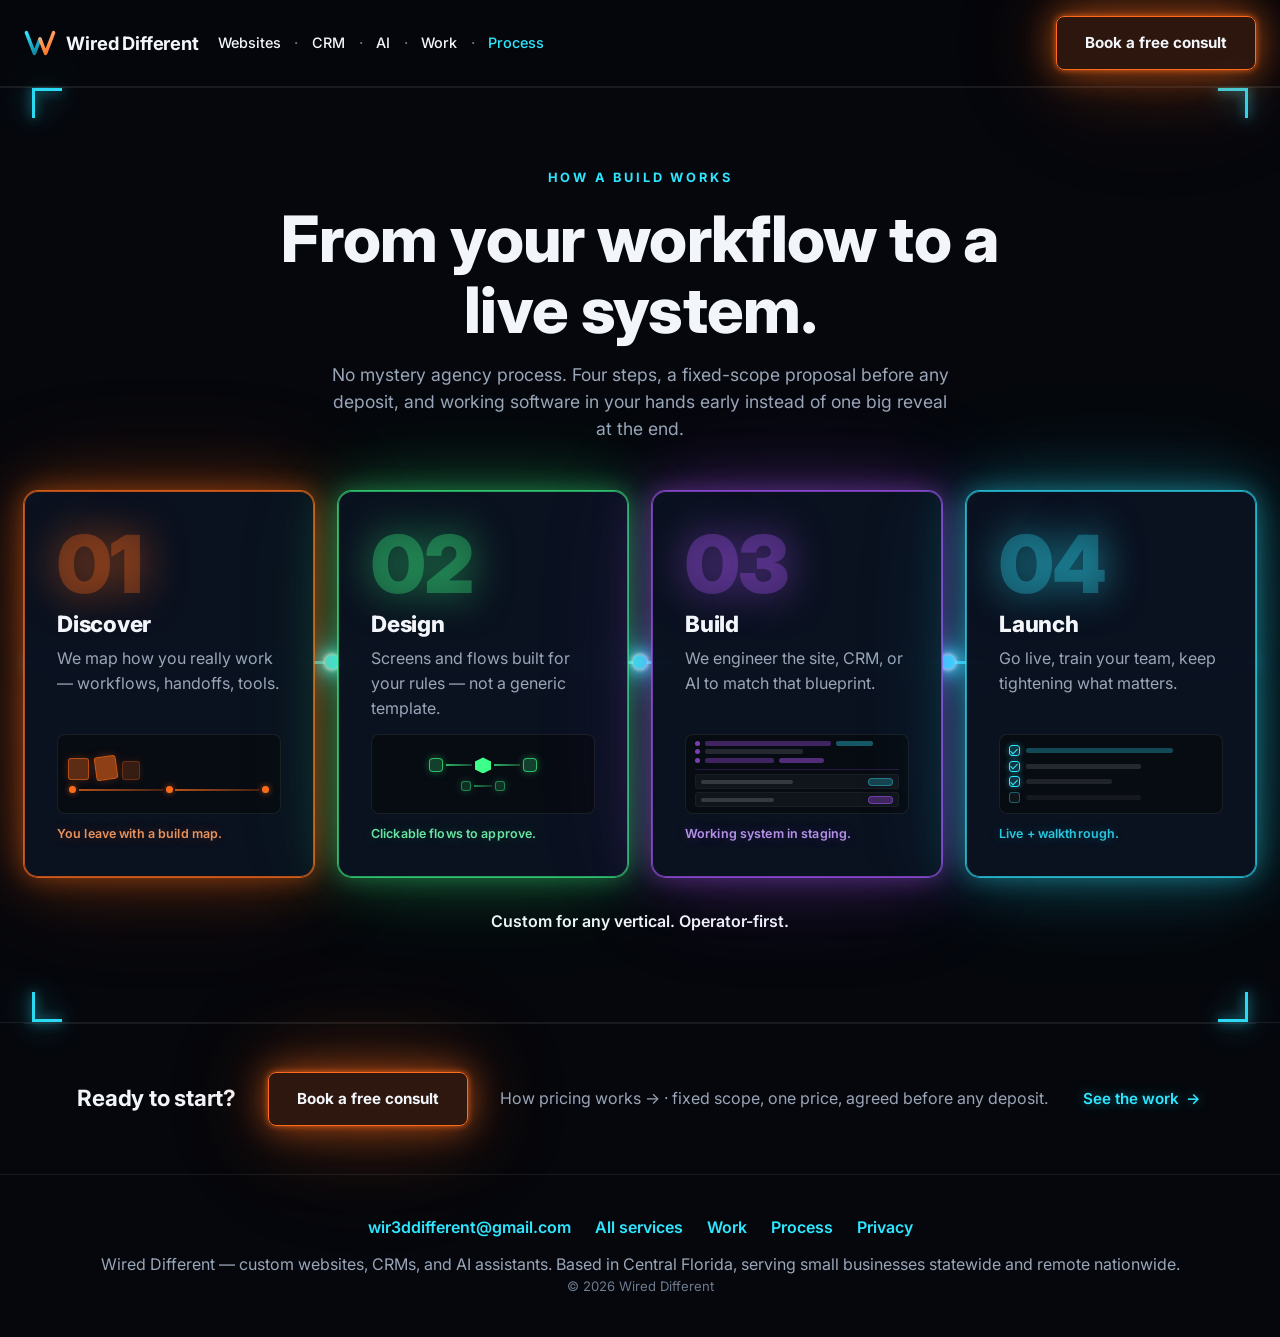
<file: process.html>
<!doctype html>
<html lang="en">
<head>
<meta charset="utf-8">
<meta name="viewport" content="width=device-width, initial-scale=1">
<title>How a Custom Build Works — Discover, Design, Build, Launch | Wired Different</title>
<meta name="description" content="No mystery agency process. Four clear steps from mapping how you work to a live system your team is trained on — with a fixed-scope proposal before any deposit.">
<meta property="og:title" content="How a Custom Build Works — Discover, Design, Build, Launch | Wired Different">
<meta property="og:description" content="Four clear steps from your workflow to a live system.">
<meta property="og:type" content="website">
<link rel="canonical" href="https://wired-different.onrender.com/process">
<meta property="og:url" content="https://wired-different.onrender.com/process">
<meta property="og:image" content="https://wired-different.onrender.com/assets/og-image.png">
<meta property="og:image:width" content="1200">
<meta property="og:image:height" content="630">
<meta property="og:site_name" content="Wired Different">
<meta name="twitter:card" content="summary_large_image">
<meta name="twitter:title" content="How a Custom Build Works — Discover, Design, Build, Launch | Wired Different">
<meta name="twitter:description" content="Four clear steps from your workflow to a live system.">
<meta name="theme-color" content="#05070C">
<link rel="icon" href="/assets/favicon.svg" type="image/svg+xml">
<link rel="preconnect" href="https://fonts.googleapis.com">
<link rel="preconnect" href="https://fonts.gstatic.com" crossorigin>
<link href="https://fonts.googleapis.com/css2?family=Inter:wght@400;500;700;900&amp;display=swap" rel="stylesheet">
<link rel="stylesheet" href="/css/style.css?v=20260909c">
    <!-- Google tag (gtag.js) -->
    <script async src="https://www.googletagmanager.com/gtag/js?id=G-M8B3QYP04T"></script>
    <script>
      window.dataLayer = window.dataLayer || [];
      function gtag(){dataLayer.push(arguments);}
      gtag('js', new Date());
      gtag('config', 'G-M8B3QYP04T');
    </script>
    <!-- Meta Pixel Code -->
    <script>
    !function(f,b,e,v,n,t,s)
    {if(f.fbq)return;n=f.fbq=function(){n.callMethod?
    n.callMethod.apply(n,arguments):n.queue.push(arguments)};
    if(!f._fbq)f._fbq=n;n.push=n;n.loaded=!0;n.version='2.0';
    n.queue=[];t=b.createElement(e);t.async=!0;
    t.src=v;s=b.getElementsByTagName(e)[0];
    s.parentNode.insertBefore(t,s)}(window, document,'script',
    'https://connect.facebook.net/en_US/fbevents.js');
    fbq('init', '1639305264385092');
    fbq('track', 'PageView');
    </script>
    <noscript><img height="1" width="1" style="display:none"
    src="https://www.facebook.com/tr?id=1639305264385092&ev=PageView&noscript=1"
    /></noscript>
    <!-- End Meta Pixel Code -->
<script type="application/ld+json">
{
  "@context": "https://schema.org",
  "@type": "HowTo",
  "name": "How a custom website, CRM, or AI build works at Wired Different",
  "description": "Four steps from mapping how a business actually operates to a live system the team is trained on, with a fixed-scope proposal before any deposit.",
  "totalTime": "P1M",
  "step": [
    { "@type": "HowToStep", "position": 1, "name": "Discover", "text": "We map how you really work \u2014 workflows, handoffs, and the tools already in use. You leave with a build map.", "url": "https://wired-different.onrender.com/process#discover" },
    { "@type": "HowToStep", "position": 2, "name": "Design", "text": "Screens and flows built for your rules rather than a generic template, delivered as clickable flows for you to approve.", "url": "https://wired-different.onrender.com/process#design" },
    { "@type": "HowToStep", "position": 3, "name": "Build", "text": "The site, CRM, or assistant is engineered to match the approved blueprint, and you get a working system in staging.", "url": "https://wired-different.onrender.com/process#build" },
    { "@type": "HowToStep", "position": 4, "name": "Launch", "text": "The system goes live, your team is trained on it, and it keeps getting tightened where it matters.", "url": "https://wired-different.onrender.com/process#launch" }
  ]
}
</script>
<script>/* Reveal-on-scroll is progressive: if JS never runs, content stays visible. */
document.documentElement.classList.add("js-reveal");
setTimeout(function(){if(!window.__wdReady){document.documentElement.classList.remove("js-reveal");}},2500);</script>
</head>
<body>
<a class="skip-link" href="#main">Skip to content</a>

<div class="bg-scene" aria-hidden="true">
  <div class="stars"></div>
  <div class="glow-cyan"></div>
  <div class="glow-copper"></div>
</div>

<header class="site-header">
  <nav class="nav" aria-label="Primary">
    <a class="brand" href="/">
      <img src="/assets/logo.svg" alt="" width="32" height="32">
      <span class="brand-name">Wired Different</span>
    </a>
    <div class="nav-links">
      <a href="/websites">Websites</a>
      <span class="dot" aria-hidden="true">·</span>
      <a href="/crm">CRM</a>
      <span class="dot" aria-hidden="true">·</span>
      <a href="/ai">AI</a>
      <span class="dot" aria-hidden="true">·</span>
      <a href="/work">Work</a>
      <span class="dot" aria-hidden="true">·</span>
      <a href="/process">Process</a>
    </div>
    <div class="nav-actions">
      <a class="nav-tel" href="#" hidden>Call</a>
      <a class="btn-primary" href="/consultation"><span class="cta-full">Book a free consult</span><span class="cta-short">Book</span></a>
      <button class="nav-toggle" aria-expanded="false" aria-controls="mobile-menu" aria-label="Toggle menu">
        <svg viewBox="0 0 24 24" fill="none" stroke="currentColor" stroke-width="2" stroke-linecap="round"><line x1="3" y1="6" x2="21" y2="6"/><line x1="3" y1="12" x2="21" y2="12"/><line x1="3" y1="18" x2="21" y2="18"/></svg>
      </button>
    </div>
  </nav>
  <div class="mobile-menu" id="mobile-menu">
    <a href="/websites">Websites</a>
    <a href="/crm">CRM</a>
    <a href="/ai">AI</a>
    <a href="/work">Work</a>
    <a href="/process">Process</a>
    <a href="/services">All services</a>
    <a class="mobile-menu__tel" href="#" hidden>Call Jake</a>
    <a href="/consultation">Book a free consult</a>
  </div>
</header>

<main id="main">

  <section class="section frame">
    <span class="corner corner--tl" aria-hidden="true"></span>
    <span class="corner corner--tr" aria-hidden="true"></span>
    <span class="corner corner--bl" aria-hidden="true"></span>
    <span class="corner corner--br" aria-hidden="true"></span>

    <div class="wrap">
      <div class="section-head reveal" style="text-align:center; max-width:760px; margin-left:auto; margin-right:auto;">
        <span class="eyebrow">How a build works</span>
        <h1>From your workflow to a live system.</h1>
        <p class="sub" style="margin-left:auto; margin-right:auto;">No mystery agency process. Four steps, a fixed-scope proposal before any deposit, and working software in your hands early instead of one big reveal at the end.</p>
      </div>

      <div class="process-rail">
        <div class="process-track" aria-hidden="true">
          <span class="node" style="left:25%"></span>
          <span class="node" style="left:50%"></span>
          <span class="node" style="left:75%"></span>
        </div>

        <div class="process-grid">

          <div class="process-step reveal">
            <article class="glass-card card--copper">
              <div class="ghost-num ghost-num--copper">01</div>
              <h2 class="card-title">Discover</h2>
              <p class="card-desc">We map how you really work — workflows, handoffs, tools.</p>
              <div class="mock-process mock-discover" aria-hidden="true">
                <div class="mp-notes">
                  <span class="mp-note"></span>
                  <span class="mp-note mp-note--tilt"></span>
                  <span class="mp-note mp-note--dim"></span>
                </div>
                <div class="mp-map">
                  <span class="mp-dot"></span>
                  <span class="mp-wire"></span>
                  <span class="mp-dot"></span>
                  <span class="mp-wire"></span>
                  <span class="mp-dot"></span>
                </div>
              </div>
              <p class="card-outcome">You leave with a build map.</p>
            </article>
          </div>

          <div class="process-step reveal">
            <article class="glass-card card--green">
              <div class="ghost-num ghost-num--green">02</div>
              <h2 class="card-title">Design</h2>
              <p class="card-desc">Screens and flows built for your rules — not a generic template.</p>
              <div class="mock-process mock-design" aria-hidden="true">
                <div class="mp-flow">
                  <span class="mp-node"></span>
                  <span class="mp-conn"></span>
                  <span class="mp-node mp-node--hex"></span>
                  <span class="mp-conn"></span>
                  <span class="mp-node"></span>
                </div>
                <div class="mp-flow mp-flow--sub">
                  <span class="mp-node mp-node--sm"></span>
                  <span class="mp-conn mp-conn--short"></span>
                  <span class="mp-node mp-node--sm"></span>
                </div>
              </div>
              <p class="card-outcome">Clickable flows to approve.</p>
            </article>
          </div>

          <div class="process-step reveal">
            <article class="glass-card card--violet">
              <div class="ghost-num ghost-num--violet">03</div>
              <h2 class="card-title">Build</h2>
              <p class="card-desc">We engineer the site, CRM, or AI to match that blueprint.</p>
              <div class="mock-process mock-build" aria-hidden="true">
                <div class="mp-code">
                  <span class="mp-code-line"><i></i><b></b><em></em></span>
                  <span class="mp-code-line"><i></i><b class="mid"></b></span>
                  <span class="mp-code-line"><i></i><b class="short"></b><em class="tag"></em></span>
                </div>
                <div class="mp-crm-strip">
                  <span class="mp-crm-row"><b></b><em></em></span>
                  <span class="mp-crm-row"><b class="mid"></b><em class="won"></em></span>
                </div>
              </div>
              <p class="card-outcome">Working system in staging.</p>
            </article>
          </div>

          <div class="process-step reveal">
            <article class="glass-card card--cyan">
              <div class="ghost-num ghost-num--cyan">04</div>
              <h2 class="card-title">Launch</h2>
              <p class="card-desc">Go live, train your team, keep tightening what matters.</p>
              <div class="mock-process mock-launch" aria-hidden="true">
                <ul class="mp-check">
                  <li class="done"><span class="mp-tick"></span><span class="mp-bar"></span></li>
                  <li class="done"><span class="mp-tick"></span><span class="mp-bar mid"></span></li>
                  <li class="done"><span class="mp-tick"></span><span class="mp-bar short"></span></li>
                  <li><span class="mp-tick"></span><span class="mp-bar mid"></span></li>
                </ul>
              </div>
              <p class="card-outcome">Live + walkthrough.</p>
            </article>
          </div>

        </div>
      </div>

      <p class="process-line reveal">Custom for any vertical. Operator-first.</p>
    </div>
  </section>

  <div class="wrap">
    <div class="bottom-band reveal">
      <h2>Ready to start?</h2>
      <a class="btn-primary" href="/consultation">Book a free consult</a>
      <p class="pricing-pointer"><a href="/consultation#pricing">How pricing works &rarr;</a> &middot; fixed scope, one price, agreed before any deposit.</p>
      <a class="btn-ghost" href="/work">See the work <span class="arrow">→</span></a>
    </div>
  </div>

</main>

<footer class="site-footer">
  <div class="wrap">
    <div class="footer-links">
      <a href="mailto:wir3ddifferent@gmail.com">wir3ddifferent@gmail.com</a>
      <a class="footer-tel" href="#" hidden>Call</a>
      <a href="/services">All services</a>
      <a href="/work">Work</a>
      <a href="/process">Process</a>
      <a href="/privacy">Privacy</a>
    </div>
    <p class="footer-area">Wired Different — custom websites, CRMs, and AI assistants. Based in Central Florida, serving small businesses statewide and remote nationwide.</p>
    <p class="copyright">&copy; 2026 Wired Different</p>
  </div>
</footer>

<script src="/js/main.js?v=20260909c"></script>
</body>
</html>
</file>
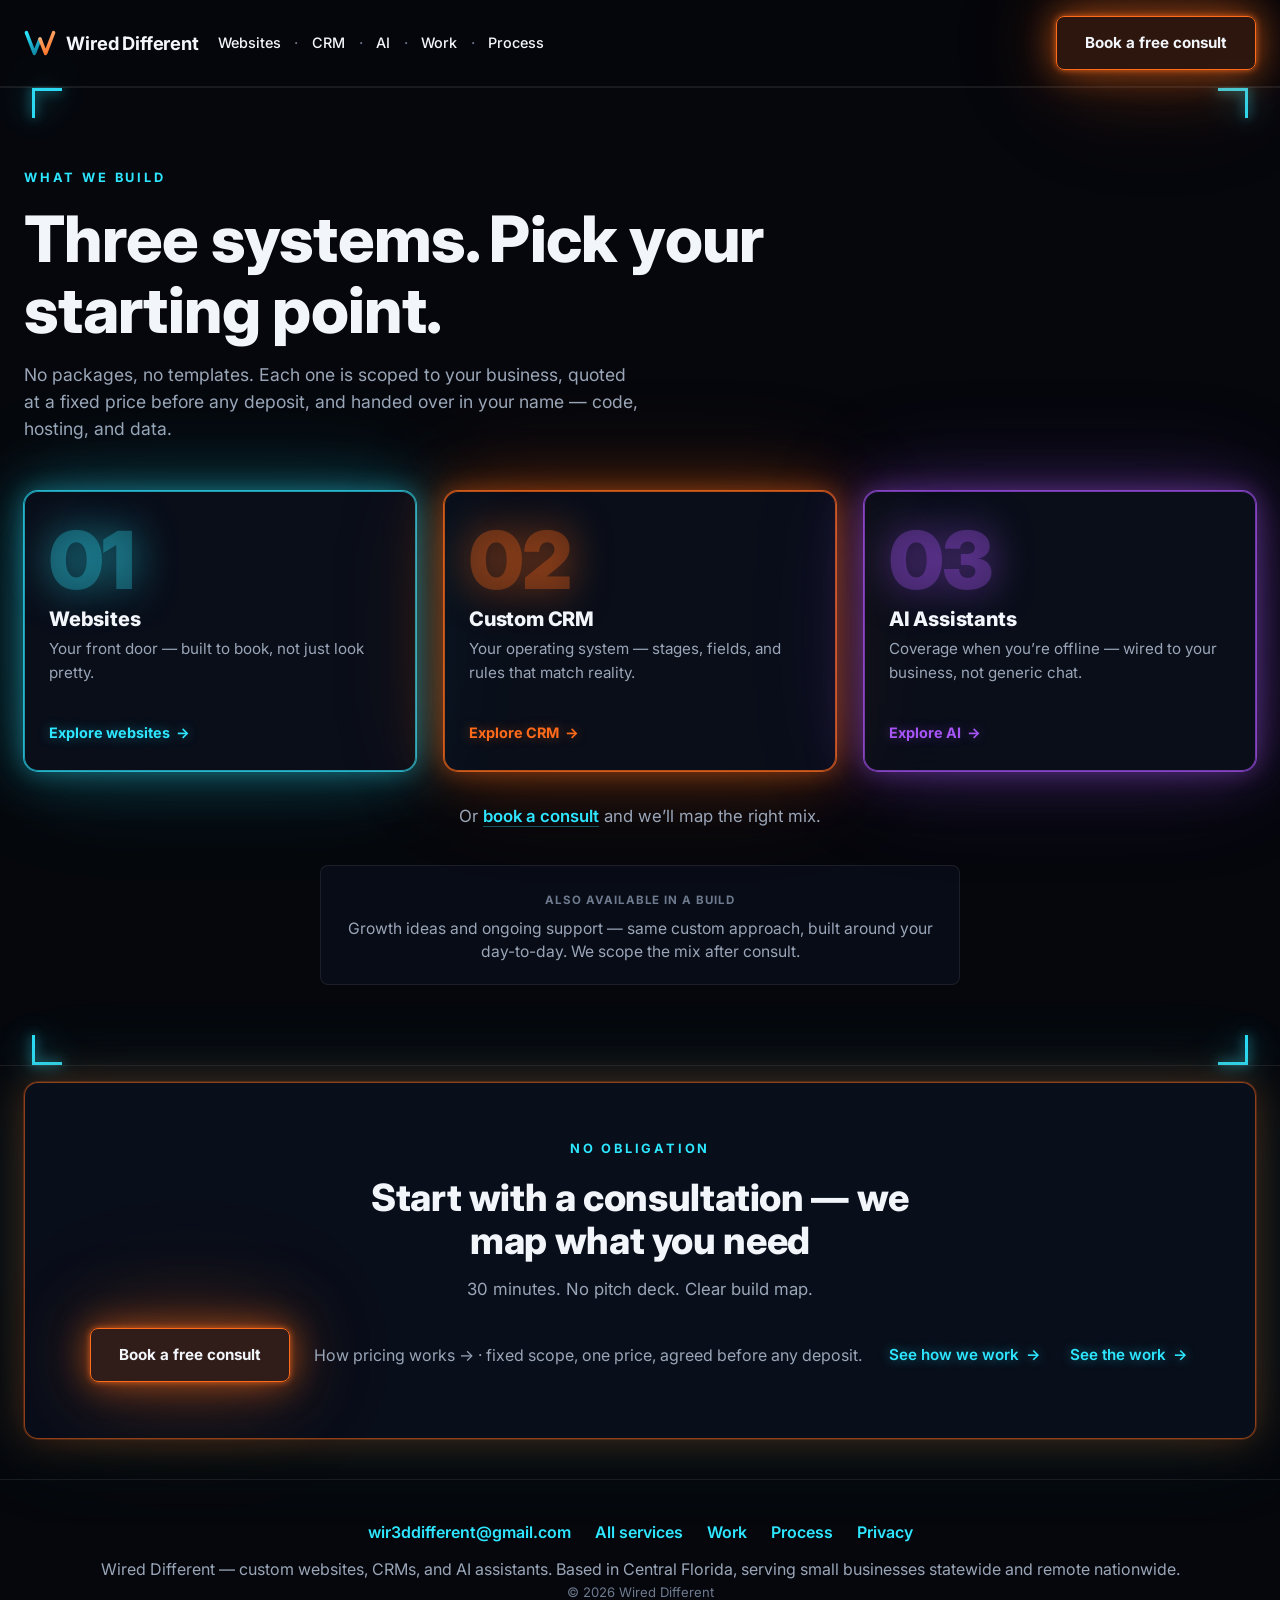
<file: services.html>
<!doctype html>
<html lang="en">
<head>
<meta charset="utf-8">
<meta name="viewport" content="width=device-width, initial-scale=1">
<title>Custom Websites, CRMs &amp; AI Assistants — Services | Wired Different</title>
<meta name="description" content="Three systems, fully custom: small business websites, custom CRMs, and AI assistants. Fixed-scope proposal before any deposit, and you own the code, hosting, and data.">
<meta property="og:title" content="Custom Websites, CRMs &amp; AI Assistants — Services | Wired Different">
<meta property="og:description" content="Three systems, fully custom: websites, CRMs, and AI assistants.">
<meta property="og:type" content="website">
<link rel="canonical" href="https://wired-different.onrender.com/services">
<meta property="og:url" content="https://wired-different.onrender.com/services">
<meta property="og:image" content="https://wired-different.onrender.com/assets/og-image.png">
<meta property="og:image:width" content="1200">
<meta property="og:image:height" content="630">
<meta property="og:site_name" content="Wired Different">
<meta name="twitter:card" content="summary_large_image">
<meta name="twitter:title" content="Custom Websites, CRMs &amp; AI Assistants — Services | Wired Different">
<meta name="twitter:description" content="Three systems, fully custom: websites, CRMs, and AI assistants.">
<meta name="theme-color" content="#05070C">
<link rel="icon" href="/assets/favicon.svg" type="image/svg+xml">
<link rel="preconnect" href="https://fonts.googleapis.com">
<link rel="preconnect" href="https://fonts.gstatic.com" crossorigin>
<link href="https://fonts.googleapis.com/css2?family=Inter:wght@400;500;700;900&amp;display=swap" rel="stylesheet">
<link rel="stylesheet" href="/css/style.css?v=20260909c">
    <!-- Google tag (gtag.js) -->
    <script async src="https://www.googletagmanager.com/gtag/js?id=G-M8B3QYP04T"></script>
    <script>
      window.dataLayer = window.dataLayer || [];
      function gtag(){dataLayer.push(arguments);}
      gtag('js', new Date());
      gtag('config', 'G-M8B3QYP04T');
    </script>
    <!-- Meta Pixel Code -->
    <script>
    !function(f,b,e,v,n,t,s)
    {if(f.fbq)return;n=f.fbq=function(){n.callMethod?
    n.callMethod.apply(n,arguments):n.queue.push(arguments)};
    if(!f._fbq)f._fbq=n;n.push=n;n.loaded=!0;n.version='2.0';
    n.queue=[];t=b.createElement(e);t.async=!0;
    t.src=v;s=b.getElementsByTagName(e)[0];
    s.parentNode.insertBefore(t,s)}(window, document,'script',
    'https://connect.facebook.net/en_US/fbevents.js');
    fbq('init', '1639305264385092');
    fbq('track', 'PageView');
    </script>
    <noscript><img height="1" width="1" style="display:none"
    src="https://www.facebook.com/tr?id=1639305264385092&ev=PageView&noscript=1"
    /></noscript>
    <!-- End Meta Pixel Code -->
<script type="application/ld+json">
{
  "@context": "https://schema.org",
  "@type": "CollectionPage",
  "name": "Services — custom websites, CRMs, and AI assistants",
  "url": "https://wired-different.onrender.com/services",
  "isPartOf": { "@type": "ProfessionalService", "@id": "https://wired-different.onrender.com/#business", "name": "Wired Different" },
  "mainEntity": {
    "@type": "ItemList",
    "itemListElement": [
      { "@type": "ListItem", "position": 1, "name": "Custom small business websites", "url": "https://wired-different.onrender.com/websites" },
      { "@type": "ListItem", "position": 2, "name": "Custom CRM builds", "url": "https://wired-different.onrender.com/crm" },
      { "@type": "ListItem", "position": 3, "name": "AI assistants for operations", "url": "https://wired-different.onrender.com/ai" }
    ]
  }
}
</script>
<script>/* Reveal-on-scroll is progressive: if JS never runs, content stays visible. */
document.documentElement.classList.add("js-reveal");
setTimeout(function(){if(!window.__wdReady){document.documentElement.classList.remove("js-reveal");}},2500);</script>
</head>
<body>
<a class="skip-link" href="#main">Skip to content</a>

<div class="bg-scene" aria-hidden="true">
  <div class="stars"></div>
  <div class="glow-cyan"></div>
  <div class="glow-copper"></div>
</div>

<header class="site-header">
  <nav class="nav" aria-label="Primary">
    <a class="brand" href="/">
      <img src="/assets/logo.svg" alt="" width="32" height="32">
      <span class="brand-name">Wired Different</span>
    </a>
    <div class="nav-links">
      <a href="/websites">Websites</a>
      <span class="dot" aria-hidden="true">·</span>
      <a href="/crm">CRM</a>
      <span class="dot" aria-hidden="true">·</span>
      <a href="/ai">AI</a>
      <span class="dot" aria-hidden="true">·</span>
      <a href="/work">Work</a>
      <span class="dot" aria-hidden="true">·</span>
      <a href="/process">Process</a>
    </div>
    <div class="nav-actions">
      <a class="nav-tel" href="#" hidden>Call</a>
      <a class="btn-primary" href="/consultation"><span class="cta-full">Book a free consult</span><span class="cta-short">Book</span></a>
      <button class="nav-toggle" aria-expanded="false" aria-controls="mobile-menu" aria-label="Toggle menu">
        <svg viewBox="0 0 24 24" fill="none" stroke="currentColor" stroke-width="2" stroke-linecap="round"><line x1="3" y1="6" x2="21" y2="6"/><line x1="3" y1="12" x2="21" y2="12"/><line x1="3" y1="18" x2="21" y2="18"/></svg>
      </button>
    </div>
  </nav>
  <div class="mobile-menu" id="mobile-menu">
    <a href="/websites">Websites</a>
    <a href="/crm">CRM</a>
    <a href="/ai">AI</a>
    <a href="/work">Work</a>
    <a href="/process">Process</a>
    <a href="/services">All services</a>
    <a class="mobile-menu__tel" href="#" hidden>Call Jake</a>
    <a href="/consultation">Book a free consult</a>
  </div>
</header>

<main id="main">

  <section class="section frame">
    <span class="corner corner--tl" aria-hidden="true"></span>
    <span class="corner corner--tr" aria-hidden="true"></span>
    <span class="corner corner--bl" aria-hidden="true"></span>
    <span class="corner corner--br" aria-hidden="true"></span>

    <div class="wrap">
      <div class="section-head reveal">
        <span class="eyebrow">What we build</span>
        <h1>Three systems. Pick your starting point.</h1>
        <p class="sub">No packages, no templates. Each one is scoped to your business, quoted at a fixed price before any deposit, and handed over in your name — code, hosting, and data.</p>
      </div>

      <div class="services-grid hub-grid">

        <a class="glass-card card--cyan path-card hub-card reveal" href="/websites">
          <div class="ghost-num ghost-num--cyan">01</div>
          <h2 class="card-title">Websites</h2>
          <p class="card-desc">Your front door — built to book, not just look pretty.</p>
          <span class="path-cta">Explore websites <span class="arrow">→</span></span>
        </a>

        <a class="glass-card card--copper path-card hub-card reveal" href="/crm">
          <div class="ghost-num ghost-num--copper">02</div>
          <h2 class="card-title">Custom CRM</h2>
          <p class="card-desc">Your operating system — stages, fields, and rules that match reality.</p>
          <span class="path-cta">Explore CRM <span class="arrow">→</span></span>
        </a>

        <a class="glass-card card--violet path-card hub-card reveal" href="/ai">
          <div class="ghost-num ghost-num--violet">03</div>
          <h2 class="card-title">AI Assistants</h2>
          <p class="card-desc">Coverage when you’re offline — wired to your business, not generic chat.</p>
          <span class="path-cta">Explore AI <span class="arrow">→</span></span>
        </a>

      </div>

      <p class="hub-note reveal">Or <a href="/consultation">book a consult</a> and we’ll map the right mix.</p>

      <div class="also-strip reveal">
        <span class="also-strip__label">Also available in a build</span>
        <p>Growth ideas and ongoing support — same custom approach, built around your day-to-day. We scope the mix after consult.</p>
      </div>
    </div>
  </section>

  <div class="wrap">
    <div class="consult-band reveal">
      <span class="eyebrow">No obligation</span>
      <h2>Start with a consultation — we map what you need</h2>
      <p>30 minutes. No pitch deck. Clear build map.</p>
      <div class="consult-band-actions">
        <a class="btn-primary" href="/consultation">Book a free consult</a>
      <p class="pricing-pointer"><a href="/consultation#pricing">How pricing works &rarr;</a> &middot; fixed scope, one price, agreed before any deposit.</p>
        <a class="btn-ghost" href="/process">See how we work <span class="arrow">→</span></a>
        <a class="btn-ghost" href="/work">See the work <span class="arrow">→</span></a>
      </div>
    </div>
  </div>

</main>

<footer class="site-footer">
  <div class="wrap">
    <div class="footer-links">
      <a href="mailto:wir3ddifferent@gmail.com">wir3ddifferent@gmail.com</a>
      <a class="footer-tel" href="#" hidden>Call</a>
      <a href="/services">All services</a>
      <a href="/work">Work</a>
      <a href="/process">Process</a>
      <a href="/privacy">Privacy</a>
    </div>
    <p class="footer-area">Wired Different — custom websites, CRMs, and AI assistants. Based in Central Florida, serving small businesses statewide and remote nationwide.</p>
    <p class="copyright">&copy; 2026 Wired Different</p>
  </div>
</footer>

<script src="/js/main.js?v=20260909c"></script>
</body>
</html>
</file>
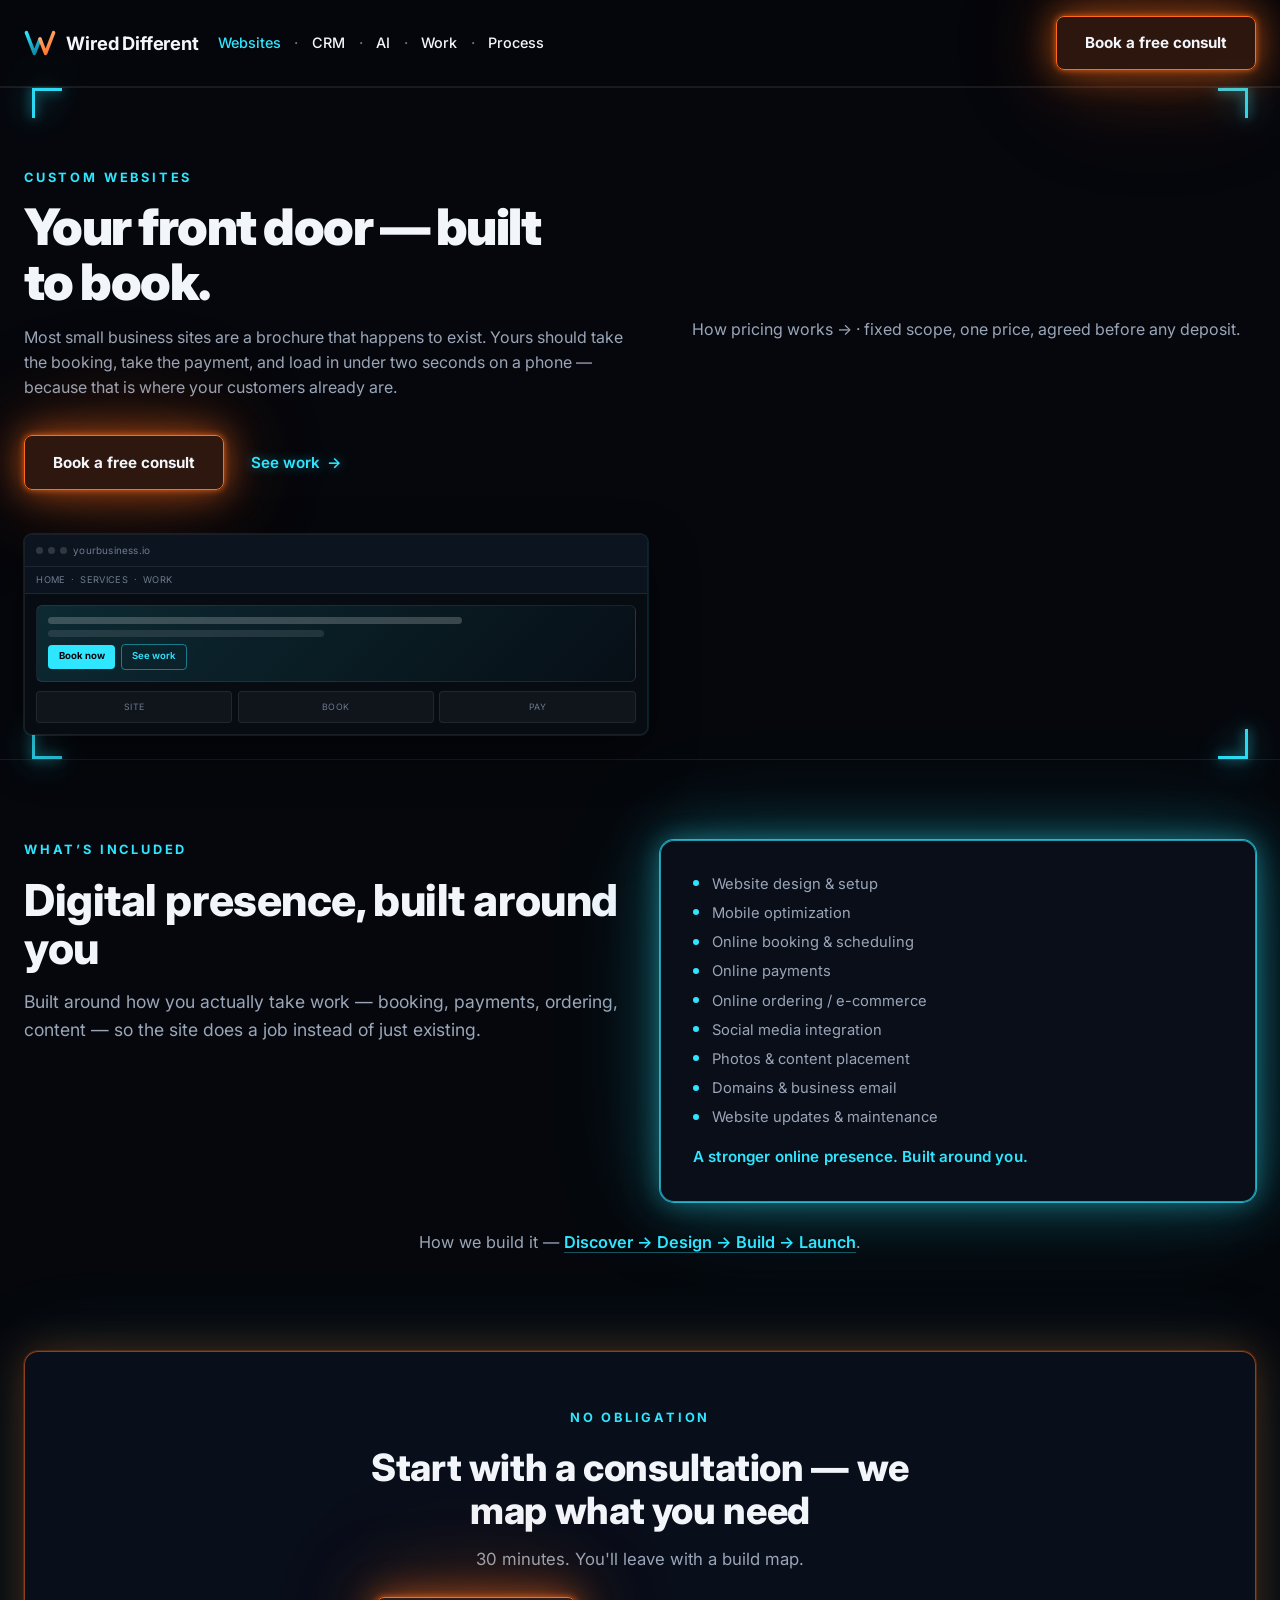
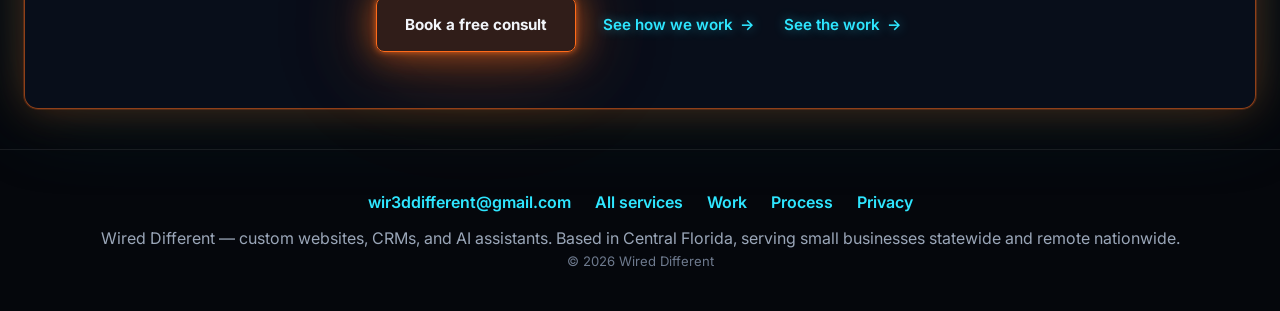
<file: websites.html>
<!doctype html>
<html lang="en">
<head>
<meta charset="utf-8">
<meta name="viewport" content="width=device-width, initial-scale=1">
<title>Custom Small Business Websites Built to Book Jobs | Wired Different</title>
<meta name="description" content="Custom small business websites with booking, payments, and mobile-first speed — built around how you actually take work, not a template. Central Florida based, remote nationwide. Free consult.">
<meta property="og:title" content="Custom Small Business Websites Built to Book Jobs | Wired Different">
<meta property="og:description" content="Custom small business websites built to book jobs, not just look good.">
<meta property="og:type" content="website">
<link rel="canonical" href="https://wired-different.onrender.com/websites">
<meta property="og:url" content="https://wired-different.onrender.com/websites">
<meta property="og:image" content="https://wired-different.onrender.com/assets/og-image.png">
<meta property="og:image:width" content="1200">
<meta property="og:image:height" content="630">
<meta property="og:site_name" content="Wired Different">
<meta name="twitter:card" content="summary_large_image">
<meta name="twitter:title" content="Custom Small Business Websites Built to Book Jobs | Wired Different">
<meta name="twitter:description" content="Custom small business websites built to book jobs, not just look good.">
<meta name="theme-color" content="#05070C">
<link rel="icon" href="/assets/favicon.svg" type="image/svg+xml">
<link rel="preconnect" href="https://fonts.googleapis.com">
<link rel="preconnect" href="https://fonts.gstatic.com" crossorigin>
<link href="https://fonts.googleapis.com/css2?family=Inter:wght@400;500;700;900&amp;display=swap" rel="stylesheet">
<link rel="stylesheet" href="/css/style.css?v=20260909c">
    <!-- Google tag (gtag.js) -->
    <script async src="https://www.googletagmanager.com/gtag/js?id=G-M8B3QYP04T"></script>
    <script>
      window.dataLayer = window.dataLayer || [];
      function gtag(){dataLayer.push(arguments);}
      gtag('js', new Date());
      gtag('config', 'G-M8B3QYP04T');
    </script>
    <!-- Meta Pixel Code -->
    <script>
    !function(f,b,e,v,n,t,s)
    {if(f.fbq)return;n=f.fbq=function(){n.callMethod?
    n.callMethod.apply(n,arguments):n.queue.push(arguments)};
    if(!f._fbq)f._fbq=n;n.push=n;n.loaded=!0;n.version='2.0';
    n.queue=[];t=b.createElement(e);t.async=!0;
    t.src=v;s=b.getElementsByTagName(e)[0];
    s.parentNode.insertBefore(t,s)}(window, document,'script',
    'https://connect.facebook.net/en_US/fbevents.js');
    fbq('init', '1639305264385092');
    fbq('track', 'PageView');
    </script>
    <noscript><img height="1" width="1" style="display:none"
    src="https://www.facebook.com/tr?id=1639305264385092&ev=PageView&noscript=1"
    /></noscript>
    <!-- End Meta Pixel Code -->
<script type="application/ld+json">
{
  "@context": "https://schema.org",
  "@type": "Service",
  "name": "Custom small business website design and development",
  "description": "Custom websites for small businesses with online booking, payments, ordering, mobile optimisation, and content — engineered around how the business takes work rather than built from a template.",
  "url": "https://wired-different.onrender.com/websites",
  "serviceType": "Custom small business website design and development",
  "provider": { "@type": "ProfessionalService", "@id": "https://wired-different.onrender.com/#business", "name": "Wired Different" },
  "areaServed": [
    { "@type": "State", "name": "Florida" },
    { "@type": "Country", "name": "United States" }
  ],
  "offers": {
    "@type": "Offer",
    "description": "Fixed-scope proposal with one price and one timeline, provided before any deposit.",
    "url": "https://wired-different.onrender.com/consultation"
  }
}
</script>
<script>/* Reveal-on-scroll is progressive: if JS never runs, content stays visible. */
document.documentElement.classList.add("js-reveal");
setTimeout(function(){if(!window.__wdReady){document.documentElement.classList.remove("js-reveal");}},2500);</script>
</head>
<body>
<a class="skip-link" href="#main">Skip to content</a>

<div class="bg-scene" aria-hidden="true">
  <div class="stars"></div>
  <div class="glow-cyan"></div>
  <div class="glow-copper"></div>
</div>

<header class="site-header">
  <nav class="nav" aria-label="Primary">
    <a class="brand" href="/">
      <img src="/assets/logo.svg" alt="" width="32" height="32">
      <span class="brand-name">Wired Different</span>
    </a>
    <div class="nav-links">
      <a href="/websites">Websites</a>
      <span class="dot" aria-hidden="true">·</span>
      <a href="/crm">CRM</a>
      <span class="dot" aria-hidden="true">·</span>
      <a href="/ai">AI</a>
      <span class="dot" aria-hidden="true">·</span>
      <a href="/work">Work</a>
      <span class="dot" aria-hidden="true">·</span>
      <a href="/process">Process</a>
    </div>
    <div class="nav-actions">
      <a class="nav-tel" href="#" hidden>Call</a>
      <a class="btn-primary" href="/consultation"><span class="cta-full">Book a free consult</span><span class="cta-short">Book</span></a>
      <button class="nav-toggle" aria-expanded="false" aria-controls="mobile-menu" aria-label="Toggle menu">
        <svg viewBox="0 0 24 24" fill="none" stroke="currentColor" stroke-width="2" stroke-linecap="round"><line x1="3" y1="6" x2="21" y2="6"/><line x1="3" y1="12" x2="21" y2="12"/><line x1="3" y1="18" x2="21" y2="18"/></svg>
      </button>
    </div>
  </nav>
  <div class="mobile-menu" id="mobile-menu">
    <a href="/websites">Websites</a>
    <a href="/crm">CRM</a>
    <a href="/ai">AI</a>
    <a href="/work">Work</a>
    <a href="/process">Process</a>
    <a href="/services">All services</a>
    <a class="mobile-menu__tel" href="#" hidden>Call Jake</a>
    <a href="/consultation">Book a free consult</a>
  </div>
</header>

<main id="main">

  <section class="section frame product-hero">
    <span class="corner corner--tl" aria-hidden="true"></span>
    <span class="corner corner--tr" aria-hidden="true"></span>
    <span class="corner corner--bl" aria-hidden="true"></span>
    <span class="corner corner--br" aria-hidden="true"></span>

    <div class="wrap">
      <div class="product-layout reveal">
        <div class="product-copy">
          <span class="eyebrow">Custom websites</span>
          <h1>Your front door — built to book.</h1>
          <p class="sub">Most small business sites are a brochure that happens to exist. Yours should take the booking, take the payment, and load in under two seconds on a phone — because that is where your customers already are.</p>
          <div class="hero-ctas">
            <a class="btn-primary" href="/consultation">Book a free consult</a>
            <a class="btn-ghost" href="/work">See work <span class="arrow">→</span></a>
          </div>
        </div>
          <p class="pricing-pointer"><a href="/consultation#pricing">How pricing works <span class="arrow">&rarr;</span></a> &middot; fixed scope, one price, agreed before any deposit.</p>
        <div class="product-visual">
          <div class="mock-panel mock-website mock-panel--lg" aria-hidden="true">
            <div class="mp-bar-top">
              <span class="mp-dots"><span></span><span></span><span></span></span>
              <span class="mp-url">yourbusiness.io</span>
            </div>
            <div class="mp-nav">
              <span>Home</span><span>·</span><span>Services</span><span>·</span><span>Work</span>
            </div>
            <div class="mp-body">
              <div class="mp-hero">
                <div class="mp-line"></div>
                <div class="mp-line short"></div>
                <div class="mp-hero-actions">
                  <span class="mp-btn">Book now</span>
                  <span class="mp-btn mp-btn--ghost">See work</span>
                </div>
              </div>
              <div class="mp-tiles">
                <div class="mp-tile"><span class="mp-tile-label">Site</span></div>
                <div class="mp-tile"><span class="mp-tile-label">Book</span></div>
                <div class="mp-tile"><span class="mp-tile-label">Pay</span></div>
              </div>
            </div>
          </div>
        </div>
      </div>
    </div>
  </section>

  <section class="section">
    <div class="wrap">
      <div class="product-include-layout reveal">
        <div class="section-head">
          <span class="eyebrow">What’s included</span>
          <h2>Digital presence, built around you</h2>
          <p class="sub">Built around how you actually take work — booking, payments, ordering, content — so the site does a job instead of just existing.</p>
        </div>
        <div class="glass-card card--cyan product-include">
          <ul class="bullets bullets--compact">
            <li>Website design &amp; setup</li>
            <li>Mobile optimization</li>
            <li>Online booking &amp; scheduling</li>
            <li>Online payments</li>
            <li>Online ordering / e-commerce</li>
            <li>Social media integration</li>
            <li>Photos &amp; content placement</li>
            <li>Domains &amp; business email</li>
            <li>Website updates &amp; maintenance</li>
          </ul>
          <p class="pillar-tagline">A stronger online presence. Built around you.</p>
        </div>
      </div>
      <p class="product-process reveal">How we build it — <a href="/process">Discover → Design → Build → Launch</a>.</p>
    </div>
  </section>

  <div class="wrap">
    <div class="consult-band reveal">
      <span class="eyebrow">No obligation</span>
      <h2>Start with a consultation — we map what you need</h2>
      <p>30 minutes. You'll leave with a build map.</p>
      <div class="consult-band-actions">
        <a class="btn-primary" href="/consultation">Book a free consult</a>
        <a class="btn-ghost" href="/process">See how we work <span class="arrow">→</span></a>
        <a class="btn-ghost" href="/work">See the work <span class="arrow">→</span></a>
      </div>
    </div>
  </div>

</main>

<footer class="site-footer">
  <div class="wrap">
    <div class="footer-links">
      <a href="mailto:wir3ddifferent@gmail.com">wir3ddifferent@gmail.com</a>
      <a class="footer-tel" href="#" hidden>Call</a>
      <a href="/services">All services</a>
      <a href="/work">Work</a>
      <a href="/process">Process</a>
      <a href="/privacy">Privacy</a>
    </div>
    <p class="footer-area">Wired Different — custom websites, CRMs, and AI assistants. Based in Central Florida, serving small businesses statewide and remote nationwide.</p>
    <p class="copyright">&copy; 2026 Wired Different</p>
  </div>
</footer>

<script src="/js/main.js?v=20260909c"></script>
</body>
</html>
</file>
<file: css/style.css>
/* ==========================================================================
   Wired Different — shared stylesheet
   Dark neon / glass / HUD visual system. No build step, no frameworks.
   ========================================================================== */

/* ---- Reset ---- */
*, *::before, *::after { box-sizing: border-box; }
html, body, h1, h2, h3, h4, p, figure, blockquote, dl, dd, ul, ol { margin: 0; }
ul[class], ol[class] { list-style: none; padding: 0; }
img, picture, svg { display: block; max-width: 100%; }
input, button, textarea, select { font: inherit; color: inherit; }
button { cursor: pointer; }
a { color: inherit; text-decoration: none; }

/* ---- Tokens ---- */
:root {
  --bg: #05070C;
  --bg-2: #0A0E17;
  --panel: rgba(14, 20, 34, 0.62);
  --panel-solid: #0B1220;

  --cyan: #2EE6FF;
  --cyan-dim: #0B7A99;
  --copper: #FF6B1A;
  --copper-dim: #7A3A0F;
  --violet: #A855F7;
  --violet-dim: #5B2E8A;
  --green: #3DFF8A;
  --green-dim: #16803F;

  --text: #F2F5FA;
  --muted: #9AA6B8;
  --muted-2: #6E7A8E;
  --line: rgba(46, 230, 255, 0.25);
  --border-soft: rgba(255, 255, 255, 0.08);

  --font: "Inter", system-ui, -apple-system, "Segoe UI", sans-serif;

  --container: 1280px;
  --radius: 14px;
  --radius-sm: 8px;

  --shadow-cyan: 0 0 0 1px rgba(46, 230, 255, 0.7), 0 0 24px rgba(46, 230, 255, 0.35), 0 0 60px rgba(46, 230, 255, 0.28), 0 0 120px rgba(46, 230, 255, 0.14);
  --shadow-copper: 0 0 0 1px rgba(255, 107, 26, 0.75), 0 0 24px rgba(255, 107, 26, 0.4), 0 0 60px rgba(255, 107, 26, 0.32), 0 0 120px rgba(255, 107, 26, 0.16);
  --shadow-violet: 0 0 0 1px rgba(168, 85, 247, 0.7), 0 0 24px rgba(168, 85, 247, 0.35), 0 0 60px rgba(168, 85, 247, 0.3), 0 0 120px rgba(168, 85, 247, 0.15);
  --shadow-green: 0 0 0 1px rgba(61, 255, 138, 0.65), 0 0 24px rgba(61, 255, 138, 0.32), 0 0 60px rgba(61, 255, 138, 0.26), 0 0 110px rgba(61, 255, 138, 0.13);
}

/* ---- Base ---- */
html {
  background: var(--bg);
  color-scheme: dark;
}

body {
  background: var(--bg);
  color: var(--text);
  font-family: var(--font);
  font-size: 16px;
  line-height: 1.55;
  -webkit-font-smoothing: antialiased;
  overflow-x: hidden;
}

main { display: block; }

h1, h2, h3, h4 {
  font-weight: 800;
  line-height: 1.1;
  letter-spacing: -0.01em;
}

p { color: var(--muted); }

:focus-visible {
  outline: 2px solid var(--cyan);
  outline-offset: 3px;
  border-radius: 4px;
}

.visually-hidden {
  position: absolute;
  width: 1px; height: 1px;
  padding: 0; margin: -1px;
  overflow: hidden;
  clip: rect(0,0,0,0);
  white-space: nowrap;
  border: 0;
}

.skip-link {
  position: absolute;
  left: 1rem;
  top: -3rem;
  background: var(--panel-solid);
  color: var(--text);
  padding: 0.6rem 1rem;
  border-radius: var(--radius-sm);
  border: 1px solid var(--cyan);
  z-index: 1000;
  transition: top 0.2s ease;
}
.skip-link:focus { top: 1rem; }

/* ---- Layout helpers ---- */
.wrap {
  max-width: var(--container);
  margin: 0 auto;
  padding: 0 1.5rem;
}

.eyebrow {
  display: block;
  text-transform: uppercase;
  color: var(--cyan);
  letter-spacing: 0.22em;
  font-size: 0.8rem;
  font-weight: 700;
  margin-bottom: 1rem;
}

.section { position: relative; padding: 5rem 0; }
.section--tight { padding: 3rem 0; }

/* ==========================================================================
   Background layers
   ========================================================================== */

.bg-scene {
  position: fixed;
  inset: 0;
  z-index: -2;
  overflow: hidden;
  pointer-events: none;
  background: var(--bg);
}

.stars {
  position: absolute;
  inset: 0;
  background-image:
    radial-gradient(1px 1px at 10% 20%, rgba(255,255,255,0.7) 0, transparent 60%),
    radial-gradient(1px 1px at 80% 10%, rgba(255,255,255,0.55) 0, transparent 60%),
    radial-gradient(1.5px 1.5px at 60% 70%, rgba(255,255,255,0.6) 0, transparent 60%),
    radial-gradient(1px 1px at 30% 80%, rgba(255,255,255,0.5) 0, transparent 60%),
    radial-gradient(1px 1px at 90% 60%, rgba(255,255,255,0.45) 0, transparent 60%),
    radial-gradient(1.5px 1.5px at 45% 40%, rgba(255,255,255,0.55) 0, transparent 60%),
    radial-gradient(1px 1px at 20% 55%, rgba(255,255,255,0.45) 0, transparent 60%),
    radial-gradient(1px 1px at 70% 85%, rgba(255,255,255,0.5) 0, transparent 60%),
    radial-gradient(1px 1px at 55% 15%, rgba(46,230,255,0.55) 0, transparent 60%),
    radial-gradient(1.5px 1.5px at 15% 65%, rgba(255,107,26,0.4) 0, transparent 60%);
  background-repeat: repeat;
  background-size: 520px 520px;
  opacity: 0.72;
}

.glow-cyan,
.glow-copper {
  position: absolute;
  width: 75vw;
  height: 75vw;
  max-width: 1200px;
  max-height: 1200px;
  border-radius: 50%;
  filter: blur(100px);
  opacity: 0.58;
  mix-blend-mode: screen;
}
.glow-cyan {
  top: -18%;
  left: -22%;
  background: radial-gradient(circle, rgba(46,230,255,0.95), transparent 68%);
}
.glow-copper {
  top: 2%;
  right: -24%;
  background: radial-gradient(circle, rgba(255,107,26,0.95), transparent 68%);
}

.grid-floor {
  position: absolute;
  left: -40%;
  right: -40%;
  bottom: -2%;
  height: 78vh;
  min-height: 460px;
  background-image:
    linear-gradient(rgba(46, 230, 255, 0.95) 1.5px, transparent 1.5px),
    linear-gradient(90deg, rgba(46, 230, 255, 0.95) 1.5px, transparent 1.5px),
    linear-gradient(90deg, transparent 45%, rgba(255, 107, 26, 0.65) 100%);
  background-size: 54px 54px, 54px 54px, 100% 100%;
  transform: perspective(480px) rotateX(70deg);
  transform-origin: bottom;
  mask-image: linear-gradient(to top, rgba(0,0,0,1), transparent 58%);
  -webkit-mask-image: linear-gradient(to top, rgba(0,0,0,1), transparent 58%);
  opacity: 1;
  filter: drop-shadow(0 0 36px rgba(46, 230, 255, 0.55));
  z-index: 0;
}

.grid-floor::after {
  content: "";
  position: absolute;
  left: 0; right: 0; top: 0;
  height: 3px;
  background: var(--cyan);
  box-shadow: 0 0 30px 8px rgba(46, 230, 255, 0.95), 0 0 90px 30px rgba(46, 230, 255, 0.5), 0 0 140px 50px rgba(255, 107, 26, 0.18);
}

.horizon-line {
  position: absolute;
  left: 10%;
  right: 10%;
  bottom: calc(45vh - 1px);
  min-height: 1px;
  height: 1px;
  background: linear-gradient(90deg, transparent, rgba(46,230,255,0.9), transparent);
  filter: blur(0.5px);
  box-shadow: 0 0 30px 6px rgba(46, 230, 255, 0.5);
}

/* ==========================================================================
   HUD frame / corner brackets
   ========================================================================== */

.frame {
  position: relative;
  border-top: 1px solid var(--border-soft);
  border-bottom: 1px solid var(--border-soft);
}

.frame .corner {
  position: absolute;
  width: 30px;
  height: 30px;
  border: 3px solid var(--cyan);
  opacity: 0.95;
  filter: drop-shadow(0 0 6px rgba(46, 230, 255, 0.8)) drop-shadow(0 0 16px rgba(46, 230, 255, 0.5));
  pointer-events: none;
}
.frame .corner--tl { top: 0; left: 1rem; border-right: none; border-bottom: none; }
.frame .corner--tr { top: 0; right: 1rem; border-left: none; border-bottom: none; }
.frame .corner--bl { bottom: 0; left: 1rem; border-right: none; border-top: none; }
.frame .corner--br { bottom: 0; right: 1rem; border-left: none; border-top: none; }

@media (min-width: 900px) {
  .frame .corner--tl, .frame .corner--bl { left: 2rem; }
  .frame .corner--tr, .frame .corner--br { right: 2rem; }
}

/* ==========================================================================
   Nav
   ========================================================================== */

.site-header {
  position: sticky;
  top: 0;
  z-index: 100;
  background: rgba(5, 7, 12, 0.72);
  backdrop-filter: blur(10px);
  -webkit-backdrop-filter: blur(10px);
  border-bottom: 1px solid var(--border-soft);
}

.nav {
  display: flex;
  align-items: center;
  justify-content: space-between;
  gap: 1rem;
  padding: 1rem 1.5rem;
  max-width: var(--container);
  margin: 0 auto;
}

.brand {
  display: flex;
  align-items: center;
  gap: 0.65rem;
  font-weight: 700;
  font-size: 1.15rem;
  letter-spacing: -0.01em;
  white-space: nowrap;
  min-width: 0;
  flex-shrink: 1;
}
.brand img { width: 32px; height: 32px; flex-shrink: 0; }
.brand-name {
  overflow: hidden;
  text-overflow: ellipsis;
  white-space: nowrap;
  min-width: 0;
}

.nav-links {
  display: none;
  align-items: center;
  gap: 0.65rem;
  font-size: 0.9rem;
  font-weight: 500;
}
.nav-links a {
  color: var(--text);
  padding: 0.4rem 0.2rem;
  transition: color 0.15s ease;
}
.nav-links a:hover { color: var(--cyan); }
.nav-links a.active { color: var(--cyan); }
.nav-links .dot {
  color: var(--muted-2);
}

.nav-actions {
  display: flex;
  align-items: center;
  gap: 0.75rem;
  margin-left: auto;
  flex-shrink: 0;
}

.nav-toggle {
  display: inline-flex;
  align-items: center;
  justify-content: center;
  width: 42px;
  height: 42px;
  background: transparent;
  border: 1px solid var(--border-soft);
  border-radius: var(--radius-sm);
  color: var(--text);
}
.nav-toggle svg { width: 20px; height: 20px; }

.mobile-menu {
  display: none;
  flex-direction: column;
  gap: 0.25rem;
  padding: 0.5rem 1.5rem 1.25rem;
  border-top: 1px solid var(--border-soft);
}
.mobile-menu.is-open { display: flex; }
.mobile-menu a {
  padding: 0.75rem 0.25rem;
  border-bottom: 1px solid var(--border-soft);
  font-weight: 500;
}
.mobile-menu a.active { color: var(--cyan); }
.mobile-menu a:last-child { border-bottom: none; }

@media (min-width: 900px) {
  .nav-links { display: flex; }
  .nav-toggle { display: none; }
  .mobile-menu { display: none !important; }
}

/* ==========================================================================
   Buttons / pills
   ========================================================================== */

.btn-primary {
  display: inline-flex;
  align-items: center;
  justify-content: center;
  gap: 0.5rem;
  background: rgba(255, 107, 26, 0.16);
  border: 1.5px solid var(--copper);
  color: var(--text);
  font-weight: 700;
  font-size: 0.95rem;
  padding: 0.9rem 1.75rem;
  border-radius: var(--radius-sm);
  box-shadow: 0 0 6px rgba(255, 107, 26, 0.75), 0 0 34px rgba(255, 107, 26, 0.6), 0 0 80px rgba(255, 107, 26, 0.35), 0 0 140px rgba(255, 107, 26, 0.15);
  transition: box-shadow 0.2s ease, transform 0.2s ease, background 0.2s ease;
  white-space: nowrap;
}
.btn-primary:hover {
  box-shadow: 0 0 8px rgba(255, 107, 26, 0.95), 0 0 52px rgba(255, 107, 26, 0.85), 0 0 120px rgba(255, 107, 26, 0.5);
  transform: translateY(-2px);
  background: rgba(255, 107, 26, 0.26);
}

.btn-ghost {
  display: inline-flex;
  align-items: center;
  gap: 0.4rem;
  color: var(--cyan);
  font-weight: 600;
  font-size: 0.95rem;
  padding: 0.5rem 0.2rem;
  border-radius: var(--radius-sm);
  text-shadow: 0 0 12px rgba(46, 230, 255, 0.45);
  transition: gap 0.15s ease, color 0.15s ease, text-shadow 0.2s ease;
}
.btn-ghost:hover { gap: 0.65rem; color: #7DF3FF; text-shadow: 0 0 8px rgba(125, 243, 255, 0.7), 0 0 26px rgba(125, 243, 255, 0.6); }
.btn-ghost .arrow { transition: transform 0.15s ease; }
.btn-ghost:hover .arrow { transform: translateX(2px); }

.pill {
  display: inline-flex;
  align-items: center;
  padding: 0.3rem 0.75rem;
  border: 1px solid rgba(46, 230, 255, 0.5);
  color: var(--cyan);
  border-radius: 999px;
  font-size: 0.78rem;
  font-weight: 600;
  letter-spacing: 0.02em;
  background: rgba(46, 230, 255, 0.06);
}

/* form chip variant (toggle button) */
.chip {
  display: inline-flex;
  align-items: center;
  justify-content: center;
  padding: 0.65rem 1rem;
  border: 1px solid var(--border-soft);
  background: rgba(255,255,255,0.02);
  color: var(--muted);
  border-radius: var(--radius-sm);
  font-size: 0.88rem;
  font-weight: 600;
  transition: all 0.15s ease;
}
.chip:hover { border-color: rgba(46, 230, 255, 0.5); color: var(--text); }
.chip[aria-pressed="true"] {
  color: var(--cyan);
  border-color: var(--cyan);
  background: rgba(46, 230, 255, 0.1);
  box-shadow: 0 0 14px rgba(46, 230, 255, 0.3);
}

/* ==========================================================================
   Glass cards
   ========================================================================== */

.glass-card {
  position: relative;
  background: var(--panel);
  backdrop-filter: blur(16px);
  -webkit-backdrop-filter: blur(16px);
  border: 1px solid var(--border-soft);
  border-radius: var(--radius);
  padding: 2rem;
  transition: transform 0.25s ease, box-shadow 0.25s ease, border-color 0.25s ease;
}

.card--cyan { border-color: rgba(46, 230, 255, 0.65); box-shadow: var(--shadow-cyan); }
.card--copper { border-color: rgba(255, 107, 26, 0.7); box-shadow: var(--shadow-copper); }
.card--violet { border-color: rgba(168, 85, 247, 0.65); box-shadow: var(--shadow-violet); }
.card--green { border-color: rgba(61, 255, 138, 0.6); box-shadow: var(--shadow-green); }

article.glass-card:hover {
  transform: translateY(-6px);
}
.card--cyan:hover { box-shadow: 0 0 0 1px rgba(46, 230, 255, 0.9), 0 0 30px rgba(46, 230, 255, 0.5), 0 0 80px rgba(46, 230, 255, 0.4), 0 0 150px rgba(46, 230, 255, 0.2); }
.card--copper:hover { box-shadow: 0 0 0 1px rgba(255, 107, 26, 0.95), 0 0 30px rgba(255, 107, 26, 0.55), 0 0 80px rgba(255, 107, 26, 0.45), 0 0 150px rgba(255, 107, 26, 0.22); }
.card--violet:hover { box-shadow: 0 0 0 1px rgba(168, 85, 247, 0.9), 0 0 30px rgba(168, 85, 247, 0.5), 0 0 80px rgba(168, 85, 247, 0.4), 0 0 150px rgba(168, 85, 247, 0.2); }
.card--green:hover { box-shadow: 0 0 0 1px rgba(61, 255, 138, 0.85), 0 0 30px rgba(61, 255, 138, 0.45), 0 0 80px rgba(61, 255, 138, 0.38), 0 0 140px rgba(61, 255, 138, 0.18); }

.ghost-num {
  font-size: 5rem;
  font-weight: 900;
  line-height: 1;
  margin-bottom: 0.5rem;
  letter-spacing: -0.03em;
}
.ghost-num--cyan { color: rgba(46, 230, 255, 0.28); text-shadow: 0 0 40px rgba(46, 230, 255, 0.55); }
.ghost-num--copper { color: rgba(255, 107, 26, 0.3); text-shadow: 0 0 40px rgba(255, 107, 26, 0.55); }
.ghost-num--violet { color: rgba(168, 85, 247, 0.3); text-shadow: 0 0 40px rgba(168, 85, 247, 0.55); }
.ghost-num--green { color: rgba(61, 255, 138, 0.3); text-shadow: 0 0 40px rgba(61, 255, 138, 0.5); }

.card-title {
  font-size: 1.4rem;
  font-weight: 800;
  margin-bottom: 0.6rem;
}

.card-desc { color: var(--muted); margin-bottom: 1rem; }

.bullets { display: flex; flex-direction: column; gap: 0.5rem; margin-bottom: 0.85rem; }

.card-micro {
  margin: 0 0 1rem;
  font-size: 0.78rem;
  line-height: 1.4;
  color: var(--muted-2);
  letter-spacing: 0.01em;
}
.card-cta {
  display: inline-flex;
  align-items: center;
  gap: 0.35rem;
  margin-top: 1rem;
  color: var(--cyan);
  font-weight: 700;
  font-size: 0.9rem;
  text-shadow: 0 0 12px rgba(46, 230, 255, 0.4);
  transition: gap 0.15s ease;
}
.card--copper .card-cta { color: var(--copper); text-shadow: 0 0 12px rgba(255, 107, 26, 0.4); }
.card--violet .card-cta { color: var(--violet); text-shadow: 0 0 12px rgba(168, 85, 247, 0.4); }
.card-cta:hover { gap: 0.55rem; }
.card-cta .arrow { transition: transform 0.15s ease; }
.card-cta:hover .arrow { transform: translateX(2px); }
.peek-card .card-cta { margin-top: 1rem; }
.peek-card .mock-panel { margin-top: 0.25rem; }
.bullets li {
  color: var(--muted);
  font-size: 0.92rem;
  padding-left: 1.2rem;
  position: relative;
}
.bullets li::before {
  content: "";
  position: absolute;
  left: 0;
  top: 0.5em;
  width: 6px;
  height: 6px;
  border-radius: 50%;
  background: var(--cyan);
}
.card--copper .bullets li::before { background: var(--copper); }
.card--violet .bullets li::before { background: var(--violet); }
.card--green .bullets li::before { background: var(--green); }

/* ==========================================================================
   Hero
   ========================================================================== */

.hero {
  position: relative;
  display: flex;
  flex-direction: column;
  justify-content: center;
  align-items: center;
  padding: 4.5rem 0 5rem;
  overflow: hidden;
}

@media (min-width: 1024px) {
  .hero { min-height: 94vh; padding: 5.5rem 0 6rem; }
}

.hero::before {
  content: "";
  position: absolute;
  left: 50%;
  bottom: -8%;
  width: 95vw;
  max-width: 1400px;
  height: 60vh;
  transform: translateX(-50%);
  background:
    radial-gradient(closest-side, rgba(46, 230, 255, 0.38), transparent 72%),
    radial-gradient(closest-side at 65% 40%, rgba(255, 107, 26, 0.34), transparent 70%);
  filter: blur(36px);
  pointer-events: none;
  z-index: 0;
}

/* Hero-local atmosphere blooms (behind headline) */
.hero-atmosphere {
  position: absolute;
  inset: 0;
  pointer-events: none;
  z-index: 0;
  overflow: hidden;
}
.hero-bloom {
  position: absolute;
  border-radius: 50%;
  filter: blur(70px);
  mix-blend-mode: screen;
  opacity: 0.85;
}
.hero-bloom--cyan {
  width: min(70vw, 720px);
  height: min(70vw, 720px);
  top: -8%;
  left: 50%;
  transform: translateX(-72%);
  background: radial-gradient(circle, rgba(46, 230, 255, 0.55), transparent 68%);
}
.hero-bloom--copper {
  width: min(65vw, 680px);
  height: min(65vw, 680px);
  top: 2%;
  left: 50%;
  transform: translateX(8%);
  background: radial-gradient(circle, rgba(255, 107, 26, 0.58), transparent 68%);
}

.hero--takeover.frame .corner {
  width: 36px;
  height: 36px;
  border-width: 3.5px;
  opacity: 1;
  filter: drop-shadow(0 0 8px rgba(46, 230, 255, 0.95)) drop-shadow(0 0 22px rgba(46, 230, 255, 0.65));
}

.hero-inner {
  position: relative;
  z-index: 2;
  text-align: center;
  max-width: 960px;
  margin: 0 auto;
  padding: 0 1.5rem;
}

.hero h1 {
  font-size: clamp(2.9rem, 6.6vw, 5.8rem);
  font-weight: 900;
  text-transform: uppercase;
  letter-spacing: -0.025em;
  line-height: 0.94;
  text-shadow: 0 0 50px rgba(242, 245, 250, 0.18);
}

.hero h1 .line-lead {
  display: block;
  color: rgba(242, 245, 250, 0.88);
  font-size: 0.92em;
  letter-spacing: -0.02em;
  text-shadow: 0 0 28px rgba(242, 245, 250, 0.1);
}

.hero h1 .line-copper {
  display: block;
  margin-top: 0.08em;
  color: var(--copper);
  font-size: 1.02em;
  text-shadow:
    0 0 2px rgba(255, 245, 230, 1),
    0 0 6px rgba(255, 200, 140, 1),
    0 0 14px rgba(255, 140, 60, 1),
    0 0 28px rgba(255, 107, 26, 1),
    0 0 56px rgba(255, 107, 26, 0.9),
    0 0 100px rgba(255, 107, 26, 0.65),
    0 0 180px rgba(255, 107, 26, 0.4);
}

.hero .sub {
  margin: 1.75rem auto 0;
  max-width: 640px;
  font-size: 1.15rem;
  color: var(--muted);
}

.hero-ctas {
  margin-top: 2.25rem;
  display: flex;
  flex-wrap: wrap;
  align-items: center;
  justify-content: center;
  gap: 1.5rem;
}

.hero-side {
  display: none;
  position: absolute;
  top: 50%;
  transform: translateY(-50%);
  width: 190px;
  flex-direction: column;
  gap: 1.25rem;
  opacity: 0.85;
  z-index: 1;
  perspective: 1200px;
}
.hero-side--left { left: 2rem; }
.hero-side--right { right: 2rem; }

@media (min-width: 1024px) {
  .hero-side { display: flex; }
}

.mini-panel {
  background: var(--panel);
  backdrop-filter: blur(10px);
  -webkit-backdrop-filter: blur(10px);
  border: 1px solid rgba(46, 230, 255, 0.4);
  border-radius: var(--radius-sm);
  padding: 0.85rem;
  font-size: 0.72rem;
  box-shadow: 0 0 0 1px rgba(46, 230, 255, 0.25), 0 0 24px rgba(46, 230, 255, 0.28), 0 10px 30px rgba(0, 0, 0, 0.5);
  transform: perspective(900px) rotateY(5deg);
  transform-origin: right center;
  transition: transform 0.3s ease, box-shadow 0.3s ease;
}
.hero-side--right .mini-panel {
  transform: perspective(900px) rotateY(-5deg);
  transform-origin: left center;
}
.hero-side .mini-panel:hover {
  transform: perspective(900px) rotateY(0deg) translateY(-2px);
  box-shadow: 0 0 0 1px rgba(46, 230, 255, 0.45), 0 0 36px rgba(46, 230, 255, 0.4), 0 10px 30px rgba(0, 0, 0, 0.5);
}
.mini-panel .mp-title {
  display: flex;
  align-items: center;
  gap: 0.4rem;
  color: var(--cyan);
  font-weight: 700;
  margin-bottom: 0.5rem;
  letter-spacing: 0.02em;
  text-shadow: 0 0 10px rgba(46, 230, 255, 0.6);
}
.mini-panel .mp-dot {
  width: 6px; height: 6px; border-radius: 50%; background: var(--cyan);
  box-shadow: 0 0 8px 2px var(--cyan);
}
.mini-panel .mp-row {
  color: var(--muted);
  padding: 0.25rem 0;
  border-top: 1px solid var(--border-soft);
}
.mini-panel .mp-row:first-of-type { border-top: none; }
.mini-panel .mp-bar {
  height: 4px;
  border-radius: 2px;
  background: rgba(46,230,255,0.35);
  margin-top: 0.6rem;
}
.mini-panel .mp-bar span {
  display: block;
  height: 100%;
  border-radius: 2px;
  background: var(--cyan);
  box-shadow: 0 0 8px rgba(46, 230, 255, 0.8);
}

/* trust strip */
.trust-strip {
  display: flex;
  flex-wrap: wrap;
  align-items: center;
  justify-content: center;
  gap: 0.9rem;
  padding: 1.75rem 0;
  color: var(--cyan);
  font-size: 0.85rem;
  font-weight: 600;
  letter-spacing: 0.03em;
  border-top: 1px solid var(--border-soft);
  position: relative;
}
.trust-strip .sep { color: var(--muted-2); }
.trust-strip .trust-domain {
  color: var(--muted);
  font-weight: 500;
  margin-left: auto;
}

@media (max-width: 640px) {
  .trust-strip { justify-content: center; }
  .trust-strip .trust-domain { margin-left: 0; width: 100%; text-align: center; }
}

/* ==========================================================================
   Section heading pattern
   ========================================================================== */

.section-head {
  text-align: left;
  max-width: 760px;
  margin-bottom: 3rem;
}
.section-head h1,
.section-head h2 {
  font-size: clamp(2.2rem, 5vw, 4rem);
  font-weight: 800;
}
.section-head .sub {
  margin-top: 1rem;
  font-size: 1.1rem;
  color: var(--muted);
  max-width: 620px;
}

/* ==========================================================================
   Three systems peek (home)
   ========================================================================== */

.peek-grid {
  display: grid;
  grid-template-columns: 1fr;
  gap: 1.5rem;
}

@media (min-width: 860px) {
  .peek-grid { grid-template-columns: repeat(3, 1fr); }
}

.peek-card .card-title { margin-bottom: 0.5rem; }
.peek-card .card-desc { margin-bottom: 1.25rem; }

/* ==========================================================================
   CTA band
   ========================================================================== */

.cta-band {
  display: flex;
  flex-wrap: wrap;
  align-items: center;
  justify-content: space-between;
  gap: 1.5rem;
  padding: 2.5rem 0;
  border-top: 1px solid var(--border-soft);
}
.cta-band h2 {
  font-size: clamp(1.5rem, 3vw, 2rem);
  font-weight: 700;
}
.cta-band-actions {
  display: flex;
  align-items: center;
  gap: 1.5rem;
  flex-wrap: wrap;
}

@media (max-width: 640px) {
  .cta-band { flex-direction: column; align-items: flex-start; }
}

/* ==========================================================================
   Services page
   ========================================================================== */

.services-grid {
  display: grid;
  grid-template-columns: 1fr;
  gap: 1.75rem;
}

@media (min-width: 900px) {
  .services-grid { grid-template-columns: repeat(3, 1fr); }
}

/* mock UI panel — generic frame used across services/work */
.mock-panel {
  margin-top: 1.5rem;
  border-radius: var(--radius-sm);
  border: 1px solid var(--border-soft);
  background: #070B12;
  overflow: hidden;
  font-size: 0.72rem;
}
.mock-panel .mp-bar-top {
  display: flex;
  align-items: center;
  gap: 0.4rem;
  padding: 0.5rem 0.7rem;
  background: #0C1420;
  border-bottom: 1px solid var(--border-soft);
  color: var(--muted-2);
}
.mock-panel .mp-dots { display: flex; gap: 0.3rem; }
.mock-panel .mp-dots span {
  width: 7px; height: 7px; border-radius: 50%;
  background: rgba(255,255,255,0.15);
}
.mock-panel .mp-body { padding: 0.85rem; }

/* Website-style mock (services #1) */
.mock-website .mp-url {
  font-size: 0.62rem;
  color: var(--muted-2);
  letter-spacing: 0.02em;
}
.mock-website .mp-nav {
  display: flex;
  align-items: center;
  gap: 0.35rem;
  padding: 0.35rem 0.7rem;
  border-bottom: 1px solid var(--border-soft);
  background: rgba(12, 20, 32, 0.85);
  color: var(--muted-2);
  font-size: 0.58rem;
  letter-spacing: 0.04em;
  text-transform: uppercase;
}
.mock-website .mp-body { padding: 0.7rem; }
.mock-website .mp-hero {
  background: linear-gradient(135deg, rgba(46,230,255,0.14), rgba(46,230,255,0.02));
  border: 1px solid var(--border-soft);
  border-radius: 6px;
  padding: 0.7rem;
  margin-bottom: 0.55rem;
}
.mock-website .mp-hero .mp-line { height: 7px; border-radius: 4px; background: rgba(255,255,255,0.2); margin-bottom: 0.35rem; width: 72%; }
.mock-website .mp-hero .mp-line.short { width: 48%; background: rgba(255,255,255,0.1); }
.mock-website .mp-hero-actions {
  display: flex;
  align-items: center;
  gap: 0.35rem;
  margin-top: 0.45rem;
}
.mock-website .mp-btn {
  display: inline-block;
  padding: 0.28rem 0.65rem;
  border-radius: 4px;
  background: var(--cyan);
  color: #05070C;
  font-weight: 700;
  font-size: 0.6rem;
}
.mock-website .mp-btn--ghost {
  background: transparent;
  color: var(--cyan);
  border: 1px solid rgba(46, 230, 255, 0.45);
  font-weight: 600;
}
.mock-website .mp-tiles { display: grid; grid-template-columns: repeat(3, 1fr); gap: 0.35rem; }
.mock-website .mp-tile {
  display: flex;
  align-items: center;
  justify-content: center;
  background: rgba(255,255,255,0.04);
  border: 1px solid var(--border-soft);
  border-radius: 4px;
  min-height: 32px;
}
.mock-website .mp-tile-label {
  font-size: 0.55rem;
  color: var(--muted-2);
  letter-spacing: 0.04em;
  text-transform: uppercase;
}

/* CRM-style mock (services #2) */
.mock-crm { display: flex; min-height: 168px; }
.mock-crm .mp-sidebar {
  width: 26%;
  border-right: 1px solid var(--border-soft);
  padding: 0.55rem 0.45rem;
  display: flex; flex-direction: column; gap: 0.35rem;
}
.mock-crm .mp-sidebar .mp-item {
  height: 7px; border-radius: 3px; background: rgba(255,255,255,0.08); width: 100%;
}
.mock-crm .mp-sidebar .mp-item.active { background: var(--copper); opacity: 0.75; }
.mock-crm .mp-main { flex: 1; padding: 0.5rem 0.55rem 0.55rem; display: flex; flex-direction: column; gap: 0.35rem; }
.mock-crm .mp-crm-head {
  font-size: 0.62rem;
  font-weight: 700;
  color: rgba(255,255,255,0.75);
  letter-spacing: 0.04em;
  text-transform: uppercase;
  margin-bottom: 0.1rem;
}
.mock-crm .mp-row {
  display: flex;
  align-items: center;
  justify-content: space-between;
  gap: 0.4rem;
  min-height: 18px;
  padding: 0.2rem 0.35rem;
  border-radius: 4px;
  background: rgba(255,255,255,0.045);
  border: 1px solid rgba(255,255,255,0.04);
}
.mock-crm .mp-name {
  display: block;
  height: 6px;
  width: 58%;
  border-radius: 3px;
  background: rgba(255,255,255,0.14);
}
.mock-crm .mp-name--short { width: 42%; }
.mock-crm .mp-name--mid { width: 50%; }
.mock-crm .mp-tag {
  flex-shrink: 0;
  font-size: 0.52rem;
  padding: 0.08rem 0.35rem;
  border-radius: 999px;
  font-weight: 600;
  letter-spacing: 0.02em;
}
.mock-crm .mp-tag--open {
  background: rgba(46,230,255,0.18);
  color: var(--cyan);
}
.mock-crm .mp-tag--won {
  background: rgba(255,107,26,0.22);
  color: var(--copper);
}
.mock-crm .mp-tag--follow {
  background: rgba(46,230,255,0.12);
  color: #7ad8ea;
  border: 1px solid rgba(46,230,255,0.25);
}
.mock-crm .mp-cols {
  display: grid;
  grid-template-columns: repeat(3, 1fr);
  gap: 0.3rem;
  margin-top: 0.15rem;
}
.mock-crm .mp-col {
  background: rgba(255,255,255,0.03);
  border: 1px solid var(--border-soft);
  border-radius: 4px;
  padding: 0.25rem;
  min-height: 34px;
}
.mock-crm .mp-col-head {
  display: block;
  font-size: 0.5rem;
  color: var(--muted-2);
  text-transform: uppercase;
  letter-spacing: 0.04em;
  margin-bottom: 0.2rem;
}
.mock-crm .mp-col-card {
  display: block;
  height: 14px;
  border-radius: 3px;
  background: rgba(255,255,255,0.06);
  border: 1px solid rgba(255,107,26,0.2);
}
/* legacy line+tag used elsewhere */
.mock-crm .mp-line { height: 9px; border-radius: 3px; background: rgba(255,255,255,0.06); display: flex; align-items: center; justify-content: flex-end; padding-right: 0.3rem; }
.mock-crm .mp-line .mp-tag {
  font-size: 0.55rem; padding: 0 0.3rem; border-radius: 999px;
  background: rgba(255,107,26,0.25); color: var(--copper);
}

/* AI chat mock (services #3) */
.mock-chat {
  display: flex;
  flex-direction: column;
  gap: 0.4rem;
  padding: 0.7rem;
  min-height: 168px;
}
.mock-chat .bubble {
  max-width: 82%;
  padding: 0.4rem 0.55rem;
  border-radius: 10px;
  background: rgba(255,255,255,0.05);
  color: var(--muted);
  font-size: 0.68rem;
  line-height: 1.35;
}
.mock-chat .bubble.me {
  align-self: flex-end;
  background: rgba(168, 85, 247, 0.22);
  color: #E9D8FF;
}
.mock-chat .bubble.them { align-self: flex-start; }
.mock-chat .typing { display: flex; gap: 3px; padding: 0.15rem 0.1rem; }
.mock-chat .typing span {
  width: 5px; height: 5px; border-radius: 50%; background: var(--violet); opacity: 0.6;
}
.mock-chat .mp-suggest {
  align-self: flex-start;
  margin-top: 0.1rem;
  padding: 0.28rem 0.55rem;
  border-radius: 999px;
  border: 1px solid rgba(168, 85, 247, 0.45);
  background: rgba(168, 85, 247, 0.14);
  color: #E9D8FF;
  font-size: 0.58rem;
  font-weight: 600;
  letter-spacing: 0.01em;
}

.bottom-band {
  display: flex;
  flex-wrap: wrap;
  align-items: center;
  justify-content: center;
  gap: 1.25rem 2rem;
  text-align: center;
  padding: 3rem 0;
  border-top: 1px solid var(--border-soft);
}
.bottom-band h2 { font-size: 1.4rem; font-weight: 700; }

/* ==========================================================================
   Work page
   ========================================================================== */

.work-grid {
  display: grid;
  grid-template-columns: 1fr;
  gap: 1.75rem;
}

@media (min-width: 900px) {
  .work-grid { grid-template-columns: repeat(2, 1fr); }
}

.work-card {
  display: flex;
  flex-direction: column;
}
.work-card .pill-row { display: flex; gap: 0.5rem; margin: 0.5rem 0 0.9rem; flex-wrap: wrap; }

/* kanban mock (OpsHub CRM) */
.mock-kanban { display: grid; grid-template-columns: repeat(3, 1fr); gap: 0.5rem; }
.mock-kanban .col-head { font-size: 0.62rem; color: var(--muted-2); text-transform: uppercase; letter-spacing: 0.05em; margin-bottom: 0.4rem; }
.mock-kanban .card {
  background: rgba(255,255,255,0.04);
  border: 1px solid var(--border-soft);
  border-radius: 4px;
  padding: 0.35rem 0.4rem;
  margin-bottom: 0.35rem;
  font-size: 0.6rem;
  color: var(--muted);
}
.mock-kanban .col:nth-child(3) .card { border-color: rgba(61,255,138,0.4); }

/* light website mock (Northstar) */
.mock-lightsite { background: #E8ECF2; border-radius: 6px; overflow: hidden; }
.mock-lightsite .ls-top { background: #fff; padding: 0.4rem 0.6rem; display: flex; align-items: center; gap: 0.4rem; border-bottom: 1px solid #d7dce4; }
.mock-lightsite .ls-top .ls-logo { width: 12px; height: 12px; border-radius: 3px; background: var(--cyan); }
.mock-lightsite .ls-top .ls-line { height: 6px; width: 40px; background: #d7dce4; border-radius: 3px; }
.mock-lightsite .ls-top .ls-btn { margin-left: auto; height: 14px; width: 46px; border-radius: 3px; background: var(--copper); }
.mock-lightsite .ls-hero { padding: 0.6rem; }
.mock-lightsite .ls-hero .ls-h { height: 9px; width: 70%; background: #b9c2d0; border-radius: 3px; margin-bottom: 0.35rem; }
.mock-lightsite .ls-hero .ls-p { height: 6px; width: 50%; background: #ced4de; border-radius: 3px; }
.mock-lightsite .ls-tiles { display: flex; gap: 0.35rem; padding: 0 0.6rem 0.6rem; }
.mock-lightsite .ls-tile { flex: 1; height: 26px; background: #fff; border: 1px solid #d7dce4; border-radius: 4px; }

/* stepper mock (ClearTrack) */
.mock-stepper { display: flex; align-items: center; justify-content: space-between; margin-bottom: 0.8rem; }
.mock-stepper .step { display: flex; flex-direction: column; align-items: center; gap: 0.3rem; flex: 1; position: relative; }
.mock-stepper .step .dot {
  width: 16px; height: 16px; border-radius: 50%;
  border: 2px solid var(--muted-2);
  background: #0B1220;
}
.mock-stepper .step.done .dot { border-color: var(--cyan); background: var(--cyan); }
.mock-stepper .step.current .dot { border-color: var(--copper); box-shadow: 0 0 8px var(--copper); }
.mock-stepper .step span.label { font-size: 0.58rem; color: var(--muted-2); }
.mock-stepper .step::before {
  content: "";
  position: absolute;
  top: 8px;
  right: 50%;
  width: 100%;
  height: 1px;
  background: var(--border-soft);
  z-index: -1;
}
.mock-stepper .step:first-child::before { display: none; }
.mock-statrow { display: grid; grid-template-columns: repeat(4, 1fr); gap: 0.4rem; }
.mock-statrow .stat { background: rgba(255,255,255,0.04); border: 1px solid var(--border-soft); border-radius: 4px; padding: 0.3rem; text-align: center; font-size: 0.58rem; color: var(--muted); }

/* ==========================================================================
   Process page
   ========================================================================== */

.process-rail { position: relative; }

.process-grid {
  display: grid;
  grid-template-columns: 1fr;
  gap: 2.5rem 1.5rem;
  position: relative;
  align-items: stretch;
}

@media (min-width: 640px) {
  .process-grid { grid-template-columns: repeat(2, 1fr); }
}

@media (min-width: 1024px) {
  .process-grid { grid-template-columns: repeat(4, 1fr); }
}

.process-step {
  position: relative;
  display: flex;
  height: 100%;
}
.process-step .glass-card {
  flex: 1;
  display: flex;
  flex-direction: column;
  width: 100%;
  min-height: 20rem;
  box-sizing: border-box;
}
.process-step .card-desc {
  flex: 1;
  margin-bottom: 0.85rem;
}
.process-step .card-outcome {
  margin-top: 0.65rem;
  margin-bottom: 0;
}

/* Connector line + node dots overlay, desktop only */
.process-track {
  display: none;
  position: absolute;
  top: 170px;
  left: 0;
  right: 0;
  height: 3px;
  background: linear-gradient(90deg, rgba(46, 230, 255, 0.75), rgba(46, 230, 255, 0.95), rgba(46, 230, 255, 0.75));
  box-shadow: 0 0 16px rgba(46, 230, 255, 0.65), 0 0 40px rgba(46, 230, 255, 0.35);
  z-index: 0;
  pointer-events: none;
}
.process-track .node {
  position: absolute;
  top: 50%;
  transform: translate(-50%, -50%);
  width: 14px;
  height: 14px;
  border-radius: 50%;
  background: var(--cyan);
  box-shadow: 0 0 4px 1px #fff, 0 0 16px 5px rgba(46, 230, 255, 0.9), 0 0 40px 12px rgba(46, 230, 255, 0.5);
}

@media (min-width: 1024px) {
  .process-track { display: block; }
  .process-step { z-index: 1; }
  /* Opaque card background so the brightened track only shows in the gaps
     between cards, not through the translucent glass over the titles. */
  .process-step .glass-card { background: rgba(11, 18, 32, 0.97); }
}

.process-line {
  text-align: center;
  color: var(--text);
  font-weight: 600;
  padding: 2rem 0 0.5rem;
}

/* ==========================================================================
   Consultation page
   ========================================================================== */

.consult-grid {
  display: grid;
  grid-template-columns: 1fr;
  grid-template-areas:
    "form"
    "intro"
    "after";
  gap: 1.75rem;
  align-items: start;
}
.consult-intro { grid-area: intro; }
.consult-form-card { grid-area: form; }
.consult-after { grid-area: after; }

.consult-intro h1 {
  font-size: clamp(2.4rem, 5.5vw, 3.8rem);
  text-shadow: 0 0 30px rgba(242, 245, 250, 0.15);
}
.consult-intro .sub-lg {
  color: var(--copper);
  font-size: clamp(1.3rem, 2.7vw, 1.75rem);
  font-weight: 800;
  margin-top: 1.25rem;
  line-height: 1.3;
  text-shadow: 0 0 8px rgba(255, 107, 26, 0.7), 0 0 30px rgba(255, 107, 26, 0.45);
}
.consult-intro .bullets { margin-top: 1.5rem; }
.consult-intro .bullets li { color: var(--text); font-size: 1.05rem; }
.consult-intro .bullets li::before { box-shadow: 0 0 8px 1px rgba(46, 230, 255, 0.8); }
.consult-after .tagline {
  margin-top: 1rem;
  color: var(--text);
  font-size: 1.05rem;
}

.consult-form-card {
  border-image: none;
  border: 1px solid rgba(46, 230, 255, 0.55);
  box-shadow:
    0 0 0 1px rgba(46, 230, 255, 0.35),
    -30px 0 70px -30px rgba(46, 230, 255, 0.5),
    0 0 0 1px rgba(255, 107, 26, 0.35),
    30px 20px 90px -30px rgba(255, 107, 26, 0.55),
    0 20px 60px rgba(0, 0, 0, 0.5);
}

@media (min-width: 960px) {
  .consult-grid {
    grid-template-columns: 1fr 1fr;
    grid-template-areas:
      "intro form"
      "after form";
    grid-template-rows: auto 1fr;
    gap: 3rem;
  }
  .consult-intro { grid-area: intro; }
  .consult-form-card { grid-area: form; }
  .consult-after { grid-area: after; }
}

@media (max-width: 959px) {
  .consult-intro h1 { font-size: clamp(2rem, 8vw, 2.6rem); }
  .consult-intro .bullets { margin-top: 1rem; }
  .consult-intro .bullets li { font-size: 1rem; }
}

.consult-lead {
  margin-top: 0;
  color: var(--muted);
  font-size: 1.05rem;
  line-height: 1.55;
  max-width: 36rem;
}

.consult-form-card h2 { font-size: 1.5rem; margin-bottom: 0.55rem; }
.field-optional {
  font-weight: 500;
  color: var(--muted-2);
  font-size: 0.8rem;
}

.field {
  margin-bottom: 1.1rem;
}
.field label {
  display: block;
  font-size: 0.85rem;
  font-weight: 600;
  color: var(--muted);
  margin-bottom: 0.4rem;
}
.field input,
.field textarea {
  width: 100%;
  background: rgba(255,255,255,0.03);
  border: 1px solid var(--border-soft);
  border-radius: var(--radius-sm);
  padding: 0.75rem 0.9rem;
  color: var(--text);
  font-size: 0.95rem;
  transition: border-color 0.15s ease, box-shadow 0.15s ease;
}
.field input::placeholder,
.field textarea::placeholder { color: var(--muted-2); }
.field input:focus,
.field textarea:focus {
  border-color: var(--cyan);
  box-shadow: 0 0 0 3px rgba(46,230,255,0.15);
}
.field textarea { resize: vertical; min-height: 100px; }
.consult-form-card .field textarea { min-height: 72px; }

.form-more {
  margin: 0 0 1.1rem;
  border: 1px solid var(--border-soft);
  border-radius: var(--radius-sm);
  background: rgba(255,255,255,0.02);
}
.form-more summary {
  cursor: pointer;
  list-style: none;
  padding: 0.7rem 0.9rem;
  font-size: 0.9rem;
  font-weight: 600;
  color: var(--cyan);
  display: flex;
  align-items: center;
  justify-content: space-between;
}
.form-more summary .field-optional { margin-left: 0.4rem; margin-right: auto; }
.form-more summary::-webkit-details-marker { display: none; }
.form-more summary::after {
  content: "";
  width: 0.5rem;
  height: 0.5rem;
  border-right: 2px solid currentColor;
  border-bottom: 2px solid currentColor;
  transform: rotate(45deg);
  transition: transform 0.15s ease;
}
.form-more[open] summary::after { transform: rotate(-135deg); }
.form-more__body { padding: 0.2rem 0.9rem 0.1rem; }
.form-more__body .field:last-child { margin-bottom: 0.9rem; }

.chip-group {
  display: flex;
  flex-wrap: wrap;
  gap: 0.6rem;
  margin-bottom: 1.1rem;
}

.form-submit {
  width: 100%;
  justify-content: center;
  margin-top: 0.25rem;
}

.no-obligation {
  text-align: center;
  font-size: clamp(1.15rem, 4vw, 1.65rem);
  font-weight: 800;
  margin-top: 1rem;
  color: var(--text);
  line-height: 1.2;
}
.no-obligation-sub {
  text-align: center;
  color: var(--muted);
  font-size: 0.9rem;
  margin-top: 0.4rem;
}

.form-status {
  margin-top: 1rem;
  padding: 0.85rem 1rem;
  border-radius: var(--radius-sm);
  border: 1px solid rgba(61,255,138,0.5);
  background: rgba(61,255,138,0.08);
  color: #B8FFD6;
  font-size: 0.9rem;
  text-align: center;
}
.form-status[hidden] { display: none; }

/* ==========================================================================
   404
   ========================================================================== */

.error-page {
  min-height: 60vh;
  display: flex;
  flex-direction: column;
  align-items: center;
  justify-content: center;
  text-align: center;
  padding: 5rem 1.5rem;
  gap: 1.25rem;
}
.error-page .code {
  font-size: clamp(4rem, 14vw, 9rem);
  font-weight: 900;
  color: var(--copper);
  text-shadow: 0 0 30px rgba(255,107,26,0.5);
  line-height: 1;
}

/* ==========================================================================
   Footer
   ========================================================================== */

.site-footer {
  border-top: 1px solid var(--border-soft);
  padding: 2.5rem 0;
  text-align: center;
  color: var(--muted);
  position: relative;
}
.site-footer .footer-links {
  display: flex;
  justify-content: center;
  gap: 1.5rem;
  flex-wrap: wrap;
  margin-bottom: 0.75rem;
  font-weight: 600;
}
.site-footer .footer-links a { color: var(--cyan); }
.site-footer .footer-links a:hover { color: #7DF3FF; }
.site-footer .copyright { font-size: 0.82rem; color: var(--muted-2); }

/* ==========================================================================
   Reveal animation
   ========================================================================== */

.reveal {
  opacity: 0;
  transform: translateY(16px);
  transition: opacity 0.6s ease, transform 0.6s ease;
}
.reveal.is-visible {
  opacity: 1;
  transform: translateY(0);
}

@keyframes glow-pulse {
  0%, 100% { opacity: 0.4; }
  50% { opacity: 0.55; }
}

@keyframes grid-pulse {
  0%, 100% { opacity: 0.85; }
  50% { opacity: 0.65; }
}

.glow-cyan { animation: glow-pulse 9s ease-in-out infinite; }
.glow-copper { animation: glow-pulse 9s ease-in-out infinite 3s; }
.grid-floor { animation: grid-pulse 7s ease-in-out infinite; }

@media (prefers-reduced-motion: reduce) {
  .reveal { opacity: 1; transform: none; transition: none; }
  .btn-primary:hover { transform: none; }
  .glow-cyan, .glow-copper, .grid-floor { animation: none; }
  article.glass-card:hover { transform: none; }
  .hero-side .mini-panel:hover { transform: perspective(900px) rotateY(8deg); }
  .hero-side--right .mini-panel:hover { transform: perspective(900px) rotateY(-8deg); }
}

/* ==========================================================================
   Responsive tightening
   ========================================================================== */

@media (max-width: 900px) {
  .section { padding: 3.5rem 0; }
}

@media (max-width: 640px) {
  .wrap { padding: 0 1.1rem; }
  .section { padding: 2.75rem 0; }
  .glass-card { padding: 1.5rem; }
  .hero { padding: 2.5rem 0 6rem; }

  /* Lighter, still-glowing copper headline — the full desktop stack smears
     at small sizes. */
  .hero h1 .line-copper {
    text-shadow:
      0 0 4px rgba(255, 230, 200, 1),
      0 0 12px rgba(255, 160, 90, 0.95),
      0 0 28px rgba(255, 107, 26, 0.75),
      0 0 55px rgba(255, 107, 26, 0.45);
  }
  .hero h1 .line-lead { font-size: 0.9em; }
  .hero-bloom--cyan, .hero-bloom--copper { opacity: 0.7; filter: blur(56px); }

  /* Keep the grid floor from rising up under the CTAs on short viewports. */
  .grid-floor {
    height: 32vh;
    min-height: 170px;
    opacity: 0.7;
  }

  .hero::before { height: 40vh; bottom: -15%; }
}

/* Narrow phones: keep wordmark, header CTA and menu button on one line */
@media (max-width: 520px) {
  .nav { padding: 0.8rem 1.1rem; gap: 0.5rem; }
  .brand { font-size: 1rem; gap: 0.5rem; }
  .brand img { width: 28px; height: 28px; }
  .nav-actions { gap: 0.5rem; }
  .nav-actions .btn-primary { padding: 0.55rem 0.85rem; font-size: 0.82rem; box-shadow: 0 0 12px rgba(255, 107, 26, 0.3); }
  .nav-toggle { width: 38px; height: 38px; }
}


/* ==========================================================================
   Work page proof gallery
   ========================================================================== */

.work-feature {
  display: grid;
  gap: 1.5rem;
  margin-bottom: 2rem;
  padding: 1.75rem;
}
@media (min-width: 960px) {
  .work-feature {
    grid-template-columns: minmax(0, 0.95fr) minmax(0, 1.15fr);
    align-items: start;
    gap: 2rem;
  }
}
.work-feature__lede { margin: 0.25rem 0 1rem; max-width: 38rem; }
.work-feature__bullets {
  margin: 0 0 1rem;
  padding-left: 1.1rem;
  color: var(--muted);
  display: grid;
  gap: 0.45rem;
  font-size: 0.95rem;
  line-height: 1.45;
}
.work-feature__bullets strong { color: var(--text); font-weight: 600; }
.work-feature__note {
  margin: 0;
  font-size: 0.8rem;
  color: var(--muted-2);
}

.proof-hero {
  margin: 0;
  border-radius: var(--radius-sm);
  border: 1px solid rgba(255, 107, 26, 0.35);
  background: #070B12;
  overflow: hidden;
  box-shadow: 0 0 0 1px rgba(255,107,26,0.08), 0 18px 50px rgba(0,0,0,0.45), 0 0 40px rgba(255,107,26,0.08);
}
.proof-hero img {
  display: block;
  width: 100%;
  height: auto;
  vertical-align: middle;
}

.proof-shot {
  margin: 0;
  border-radius: var(--radius-sm);
  border: 1px solid rgba(255, 107, 26, 0.35);
  background: #070B12;
  overflow: hidden;
  box-shadow: 0 0 0 1px rgba(255,107,26,0.08), 0 18px 50px rgba(0,0,0,0.45), 0 0 40px rgba(255,107,26,0.08);
  transition: border-color 0.2s ease, box-shadow 0.2s ease;
}
.proof-shot:hover {
  border-color: rgba(255, 107, 26, 0.55);
  box-shadow: 0 0 0 1px rgba(255,107,26,0.12), 0 18px 50px rgba(0,0,0,0.45), 0 0 52px rgba(255,107,26,0.16);
}
.proof-shot img {
  display: block;
  width: 100%;
  height: auto;
}
.proof-shot figcaption {
  padding: 0.55rem 0.75rem;
  font-size: 0.72rem;
  letter-spacing: 0.06em;
  text-transform: uppercase;
  color: var(--muted-2);
  border-top: 1px solid var(--border-soft);
  background: rgba(12, 20, 32, 0.9);
}

.work-also { margin-top: 0.5rem; }
.work-also__title {
  font-size: 1.15rem;
  font-weight: 700;
  margin: 0 0 1rem;
  color: var(--muted);
}
.work-grid--also { margin-bottom: 0.5rem; }


/* ==========================================================================
   Homepage pass — hero shots, proof strip, peek glow
   ========================================================================== */

.hero-cta-secondary {
  display: flex;
  flex-direction: column;
  align-items: flex-start;
  gap: 0.35rem;
}
.cta-note {
  font-size: 0.8rem;
  color: var(--muted-2);
  letter-spacing: 0.02em;
}
.cta-band .cta-note { margin-top: 0.35rem; }

.mini-shot {
  margin: 0;
  border-radius: var(--radius-sm);
  border: 1px solid rgba(46, 230, 255, 0.4);
  background: #070B12;
  overflow: hidden;
  box-shadow: 0 0 0 1px rgba(46, 230, 255, 0.2), 0 0 28px rgba(46, 230, 255, 0.22), 0 12px 30px rgba(0,0,0,0.5);
  transform: perspective(900px) rotateY(6deg);
  transform-origin: right center;
  transition: transform 0.3s ease, box-shadow 0.3s ease;
}
.mini-shot--copper {
  border-color: rgba(255, 107, 26, 0.45);
  box-shadow: 0 0 0 1px rgba(255,107,26,0.12), 0 0 28px rgba(255,107,26,0.2), 0 12px 30px rgba(0,0,0,0.5);
  transform: perspective(900px) rotateY(-6deg);
  transform-origin: left center;
}
.hero-side--right .mini-shot { transform: perspective(900px) rotateY(-6deg); transform-origin: left center; }
.hero-side .mini-shot:hover {
  transform: perspective(900px) rotateY(0deg) translateY(-2px);
  box-shadow: 0 0 0 1px rgba(46, 230, 255, 0.45), 0 0 40px rgba(46, 230, 255, 0.35), 0 12px 30px rgba(0,0,0,0.5);
}
.hero-side .mini-shot--copper:hover {
  box-shadow: 0 0 0 1px rgba(255,107,26,0.35), 0 0 40px rgba(255,107,26,0.3), 0 12px 30px rgba(0,0,0,0.5);
}
.mini-shot img {
  display: block;
  width: 100%;
  height: auto;
}
.mini-shot figcaption {
  padding: 0.4rem 0.65rem;
  font-size: 0.65rem;
  letter-spacing: 0.06em;
  text-transform: uppercase;
  color: var(--muted-2);
  border-top: 1px solid var(--border-soft);
  background: rgba(12, 20, 32, 0.92);
}
.hero-side {
  width: 210px;
  gap: 1rem;
}

.home-proof {
  display: grid;
  gap: 1.75rem;
  align-items: center;
  padding: 1.75rem;
  border-radius: var(--radius);
  border: 1px solid rgba(255, 107, 26, 0.35);
  background: rgba(11, 18, 32, 0.72);
  box-shadow: 0 0 0 1px rgba(255,107,26,0.08), 0 18px 50px rgba(0,0,0,0.45), 0 0 48px rgba(255,107,26,0.1);
}
@media (min-width: 960px) {
  .home-proof {
    grid-template-columns: minmax(0, 0.9fr) minmax(0, 1.2fr);
    gap: 2rem;
  }
}
.home-proof__copy h2 {
  font-size: clamp(1.6rem, 3.2vw, 2.4rem);
  font-weight: 800;
  margin: 0.35rem 0 0.9rem;
}
.home-proof__copy p {
  color: var(--muted);
  margin: 0 0 1.35rem;
  max-width: 34rem;
}
.home-proof__shot {
  display: block;
  border-radius: var(--radius-sm);
  border: 1px solid rgba(255, 107, 26, 0.3);
  overflow: hidden;
  background: #070B12;
  box-shadow: 0 0 32px rgba(255,107,26,0.12);
}
.home-proof__shot img {
  display: block;
  width: 100%;
  height: auto;
}

.peek-card--glow {
  border-color: rgba(46, 230, 255, 0.35);
  box-shadow: 0 0 0 1px rgba(46,230,255,0.1), 0 16px 40px rgba(0,0,0,0.4), 0 0 36px rgba(46,230,255,0.1);
}
.peek-card--copper {
  border-color: rgba(255, 107, 26, 0.4);
  box-shadow: 0 0 0 1px rgba(255,107,26,0.1), 0 16px 40px rgba(0,0,0,0.4), 0 0 40px rgba(255,107,26,0.12);
}
.peek-preview {
  margin: 0 0 1.25rem;
  border-radius: var(--radius-sm);
  border: 1px solid var(--border-soft);
  background: #070B12;
  overflow: hidden;
  min-height: 120px;
}
.peek-preview--img img {
  display: block;
  width: 100%;
  height: auto;
}
.peek-preview--web {
  padding: 0.75rem;
}
.peek-preview--web .pp-bar {
  height: 8px;
  width: 40%;
  border-radius: 4px;
  background: rgba(46,230,255,0.45);
  margin-bottom: 0.65rem;
  box-shadow: 0 0 10px rgba(46,230,255,0.35);
}
.peek-preview--web .pp-hero {
  height: 48px;
  border-radius: 6px;
  background: linear-gradient(135deg, rgba(46,230,255,0.18), rgba(46,230,255,0.04));
  border: 1px solid var(--border-soft);
  margin-bottom: 0.55rem;
}
.peek-preview--web .pp-tiles {
  display: grid;
  grid-template-columns: repeat(3, 1fr);
  gap: 0.4rem;
}
.peek-preview--web .pp-tiles span {
  height: 28px;
  border-radius: 4px;
  background: rgba(255,255,255,0.05);
  border: 1px solid var(--border-soft);
}
.peek-preview--ai {
  padding: 0.75rem;
  display: flex;
  flex-direction: column;
  gap: 0.45rem;
}
.peek-preview--ai .pp-bubble {
  max-width: 85%;
  padding: 0.45rem 0.6rem;
  border-radius: 10px;
  font-size: 0.72rem;
  line-height: 1.35;
  background: rgba(255,255,255,0.05);
  color: var(--muted);
}
.peek-preview--ai .pp-bubble.me {
  align-self: flex-end;
  background: rgba(168, 85, 247, 0.22);
  color: #E9D8FF;
  box-shadow: 0 0 16px rgba(168, 85, 247, 0.2);
}
.peek-preview--ai .pp-bubble.them { align-self: flex-start; }

@media (prefers-reduced-motion: reduce) {
  .hero-side .mini-shot:hover { transform: none; }
}

/* Hero takeover stage (legacy image stage — kept for other pages if needed) */
.hero-stage {
  position: relative;
  z-index: 2;
  display: block;
  width: min(1080px, calc(100% - 2rem));
  margin: 0 auto;
  border-radius: 16px;
  border: 1px solid rgba(255, 107, 26, 0.45);
  overflow: hidden;
  background: #070B12;
  box-shadow:
    0 0 0 1px rgba(255,107,26,0.12),
    0 0 40px rgba(255,107,26,0.22),
    0 0 90px rgba(46,230,255,0.14),
    0 28px 80px rgba(0,0,0,0.65);
  transition: transform 0.25s ease, box-shadow 0.25s ease, border-color 0.25s ease;
}
.hero-stage:hover {
  transform: translateY(-4px);
  border-color: rgba(255, 107, 26, 0.7);
  box-shadow:
    0 0 0 1px rgba(255,107,26,0.2),
    0 0 55px rgba(255,107,26,0.35),
    0 0 110px rgba(46,230,255,0.2),
    0 32px 90px rgba(0,0,0,0.7);
}
.hero-stage__glow {
  position: absolute;
  inset: -20%;
  background:
    radial-gradient(closest-side at 50% 20%, rgba(255,107,26,0.25), transparent 70%),
    radial-gradient(closest-side at 30% 80%, rgba(46,230,255,0.18), transparent 65%);
  pointer-events: none;
  z-index: 0;
  filter: blur(20px);
}
.hero-stage img {
  position: relative;
  z-index: 1;
  width: 100%;
  height: auto;
  display: block;
}
.hero-stage__bar {
  position: relative;
  z-index: 2;
  display: flex;
  flex-wrap: wrap;
  align-items: center;
  justify-content: space-between;
  gap: 0.75rem 1.25rem;
  padding: 0.85rem 1.1rem;
  border-top: 1px solid rgba(255,107,26,0.28);
  background: linear-gradient(180deg, rgba(12,20,32,0.92), rgba(7,11,18,0.98));
}
.hero-stage__label {
  font-size: 0.72rem;
  letter-spacing: 0.12em;
  text-transform: uppercase;
  color: var(--muted);
  font-weight: 600;
}
.hero-stage__cta {
  font-size: 0.9rem;
  font-weight: 700;
  color: var(--cyan);
  text-shadow: 0 0 14px rgba(46,230,255,0.45);
}
.hero-stage:hover .hero-stage__cta { color: #7DF3FF; }

@media (max-width: 700px) {
  .hero--takeover { padding-top: 3.25rem; }
  .hero-stage { width: calc(100% - 1.5rem); border-radius: 12px; }
}

/* Work page — websites & AI proofs */
.work-more { margin-top: 3rem; display: grid; gap: 2rem; }
.work-more__head { margin-bottom: 0.25rem; }
.work-more__head h2 {
  font-size: clamp(1.6rem, 3vw, 2.4rem);
  font-weight: 800;
  margin: 0.25rem 0 0.75rem;
}
.work-more__note {
  color: var(--muted);
  max-width: 40rem;
  margin: 0;
  font-size: 0.98rem;
}
.proof-pair {
  display: grid;
  gap: 1rem;
  margin: 0;
}
@media (min-width: 720px) {
  .proof-pair { grid-template-columns: 1fr 1fr; }
}
.work-feature .proof-pair { margin-top: 0.25rem; }
@media (min-width: 960px) {
  .work-feature--flip {
    grid-template-columns: minmax(0, 1.15fr) minmax(0, 0.95fr);
  }
  .work-feature--flip .work-feature__meta { order: 2; }
  .work-feature--flip .proof-pair { order: 1; }
}

/* ==========================================================================
   Legal / privacy page
   ========================================================================== */
.legal-card { max-width: 760px; }
.legal-card h2 { font-size: 1.2rem; font-weight: 700; margin: 1.75rem 0 0.5rem; }
.legal-card h2:first-child { margin-top: 0; }
.legal-card p, .legal-card li { color: var(--muted); line-height: 1.6; }
.legal-card ul { padding-left: 1.25rem; margin: 0.25rem 0 0.75rem; }
.legal-card li { margin-bottom: 0.4rem; }
.legal-card a { color: var(--cyan); }

/* ---- Services starter paths ---- */
.section-head--paths {
  margin-top: 3.5rem;
  margin-bottom: 1.75rem;
}
.section-head--paths h2 {
  font-size: clamp(1.6rem, 3vw, 2.2rem);
  font-weight: 900;
  letter-spacing: -0.02em;
  margin: 0.35rem 0 0.75rem;
}
.paths-grid {
  display: grid;
  grid-template-columns: 1fr;
  gap: 1.25rem;
}
@media (min-width: 768px) {
  .paths-grid { grid-template-columns: repeat(3, 1fr); }
}
.path-card {
  display: flex;
  flex-direction: column;
  text-decoration: none;
  color: inherit;
  padding: 1.6rem 1.5rem;
  transition: transform 0.25s ease, box-shadow 0.25s ease, border-color 0.25s ease;
}
.path-card .card-title {
  font-size: 1.25rem;
  margin-bottom: 0.45rem;
}
.path-card .card-desc {
  flex: 1;
  margin-bottom: 1.1rem;
  font-size: 0.95rem;
}
.path-card .path-cta {
  display: inline-flex;
  align-items: center;
  gap: 0.35rem;
  color: var(--cyan);
  font-weight: 700;
  font-size: 0.9rem;
  text-shadow: 0 0 12px rgba(46, 230, 255, 0.4);
  transition: gap 0.15s ease;
}
.path-card.card--copper .path-cta { color: var(--copper); text-shadow: 0 0 12px rgba(255, 107, 26, 0.4); }
.path-card.card--violet .path-cta { color: var(--violet); text-shadow: 0 0 12px rgba(168, 85, 247, 0.4); }
.path-card:hover .path-cta { gap: 0.55rem; }
.path-card .arrow { transition: transform 0.15s ease; }
.path-card:hover .arrow { transform: translateX(2px); }
a.path-card:hover { transform: translateY(-6px); }
.paths-note {
  margin: 1.1rem 0 0;
  font-size: 0.88rem;
  color: var(--muted-2);
  letter-spacing: 0.02em;
}

/* ---- Services pillars (tabbed) ---- */
.section-head--pillars {
  margin-top: 3.5rem;
  margin-bottom: 1.75rem;
}
.section-head--pillars h2 {
  font-size: clamp(1.6rem, 3vw, 2.2rem);
  font-weight: 900;
  letter-spacing: -0.02em;
  margin: 0.35rem 0 0.75rem;
}
.pillar-tabs {
  display: flex;
  flex-direction: column;
  gap: 1.25rem;
}
.pillar-tablist {
  display: flex;
  flex-wrap: wrap;
  gap: 0.55rem;
}
.pillar-tab {
  appearance: none;
  background: rgba(255, 255, 255, 0.03);
  border: 1px solid var(--border-soft);
  color: var(--muted);
  font-weight: 600;
  font-size: 0.88rem;
  padding: 0.65rem 1rem;
  border-radius: var(--radius-sm);
  transition: color 0.15s ease, border-color 0.15s ease, background 0.15s ease, box-shadow 0.15s ease;
}
.pillar-tab:hover {
  color: var(--text);
  border-color: rgba(46, 230, 255, 0.45);
}
.pillar-tab.is-active {
  color: var(--cyan);
  border-color: var(--cyan);
  background: rgba(46, 230, 255, 0.1);
  box-shadow: 0 0 16px rgba(46, 230, 255, 0.28);
}
.pillar-panels {
  position: relative;
}
.pillar-panel {
  display: none;
}
.pillar-panel.is-active {
  display: block;
}
.pillar-panel .card-title {
  font-size: 1.35rem;
}
.bullets--compact {
  margin-bottom: 1rem;
  gap: 0.4rem;
}
.bullets--compact li {
  font-size: 0.92rem;
}
.pillar-tagline {
  margin: 0;
  font-size: 0.95rem;
  font-weight: 600;
  color: var(--cyan);
  letter-spacing: 0.01em;
}
.card--copper .pillar-tagline { color: var(--copper); }
.card--violet .pillar-tagline { color: var(--violet); }
.card--green .pillar-tagline { color: var(--green); }

/* ---- Louder consult band (services) ---- */
.consult-band {
  display: flex;
  flex-direction: column;
  align-items: center;
  text-align: center;
  gap: 0.85rem;
  padding: 3.5rem 1.75rem;
  margin: 1rem 0 2.5rem;
  border-radius: var(--radius);
  border: 1px solid rgba(255, 107, 26, 0.55);
  background: rgba(11, 18, 32, 0.72);
  box-shadow:
    0 0 0 1px rgba(255, 107, 26, 0.2),
    0 0 40px rgba(255, 107, 26, 0.28),
    0 0 90px rgba(46, 230, 255, 0.12),
    0 20px 60px rgba(0, 0, 0, 0.45);
}
.consult-band .eyebrow {
  margin-bottom: 0.25rem;
}
.consult-band h2 {
  font-size: clamp(1.55rem, 3.4vw, 2.35rem);
  font-weight: 800;
  max-width: 22ch;
  line-height: 1.15;
}
.consult-band > p {
  color: var(--muted);
  font-size: 1.05rem;
  max-width: 36rem;
  margin: 0;
}
.consult-band-actions {
  display: flex;
  flex-wrap: wrap;
  align-items: center;
  justify-content: center;
  gap: 1rem 1.5rem;
  margin-top: 0.75rem;
}
@media (max-width: 640px) {
  .consult-band { padding: 2.5rem 1.25rem; }
}



/* ==========================================================================
   Hero product stage (HTML/CSS CRM + website peek)
   ========================================================================== */

.hero--takeover .hero-inner { margin-bottom: 2rem; }

.hero-product {
  position: relative;
  z-index: 2;
  width: min(1040px, calc(100% - 2rem));
  margin: 0 auto;
  border-radius: 16px;
  border: 1px solid rgba(255, 107, 26, 0.5);
  background: rgba(7, 11, 18, 0.92);
  backdrop-filter: blur(18px);
  -webkit-backdrop-filter: blur(18px);
  overflow: hidden;
  box-shadow:
    0 0 0 1px rgba(255,107,26,0.14),
    0 0 48px rgba(255,107,26,0.28),
    0 0 100px rgba(46,230,255,0.16),
    0 28px 80px rgba(0,0,0,0.65);
}

.hero-product__glow {
  position: absolute;
  inset: -25%;
  background:
    radial-gradient(closest-side at 55% 15%, rgba(255,107,26,0.32), transparent 70%),
    radial-gradient(closest-side at 25% 75%, rgba(46,230,255,0.22), transparent 65%);
  pointer-events: none;
  z-index: 0;
  filter: blur(22px);
}

.hero-product__shot {
  position: relative;
  z-index: 1;
  border-radius: 16px;
  overflow: hidden;
  margin: 1rem 1rem 0.85rem;
}
.hero-product__shot img {
  display: block;
  width: 100%;
  height: auto;
}

@media (min-width: 820px) {
  .hero-product__shot {
    margin: 1.15rem 1.15rem 1rem;
  }
}

.mock-crm--hero {
  font-size: 0.78rem;
}
.mock-crm--hero .mp-sidebar {
  width: 22%;
  padding: 0.7rem 0.55rem;
  gap: 0.45rem;
}
.mock-crm--hero .mp-sidebar .mp-item { height: 9px; }
.mock-crm--hero .mp-main {
  padding: 0.7rem 0.75rem 0.75rem;
  gap: 0.42rem;
}
.mock-crm--hero .mp-crm-toolbar {
  display: flex;
  align-items: baseline;
  justify-content: space-between;
  gap: 0.75rem;
  margin-bottom: 0.2rem;
}
.mock-crm--hero .mp-crm-head {
  font-size: 0.72rem;
  letter-spacing: 0.08em;
}
.mock-crm--hero .mp-crm-meta {
  font-size: 0.62rem;
  color: var(--muted-2);
  letter-spacing: 0.02em;
  white-space: nowrap;
}
.mock-crm--hero .mp-row {
  min-height: 22px;
  padding: 0.3rem 0.45rem;
}
.mock-crm--hero .mp-name { height: 7px; }
.mock-crm--hero .mp-tag { font-size: 0.58rem; padding: 0.12rem 0.4rem; }
.mock-crm--hero .mp-cols--hero {
  grid-template-columns: repeat(4, 1fr);
  gap: 0.4rem;
  margin-top: 0.35rem;
}
.mock-crm--hero .mp-col {
  min-height: 56px;
  padding: 0.35rem;
}
.mock-crm--hero .mp-col-head { font-size: 0.55rem; margin-bottom: 0.3rem; }
.mock-crm--hero .mp-col-card {
  height: 16px;
  margin-bottom: 0.25rem;
  background: rgba(255,255,255,0.07);
  border-color: rgba(255,107,26,0.28);
}
.mock-crm--hero .mp-col-card--dim {
  opacity: 0.55;
  border-color: rgba(255,255,255,0.08);
  background: rgba(255,255,255,0.04);
}
.mock-crm--hero .mp-col-card--hot {
  background: rgba(255,107,26,0.22);
  border-color: rgba(255,107,26,0.55);
  box-shadow: 0 0 12px rgba(255,107,26,0.35);
}

.hero-product__bar {
  position: relative;
  z-index: 2;
  display: flex;
  flex-wrap: wrap;
  align-items: center;
  justify-content: space-between;
  gap: 0.75rem 1.25rem;
  padding: 0.85rem 1.1rem;
  border-top: 1px solid rgba(255,107,26,0.28);
  background: linear-gradient(180deg, rgba(12,20,32,0.92), rgba(7,11,18,0.98));
}
.hero-product__label {
  font-size: 0.72rem;
  letter-spacing: 0.12em;
  text-transform: uppercase;
  color: var(--muted);
  font-weight: 600;
}
.hero-product__cta {
  font-size: 0.9rem;
  font-weight: 700;
  color: var(--cyan);
  text-shadow: 0 0 14px rgba(46,230,255,0.45);
  display: inline-flex;
  align-items: center;
  gap: 0.35rem;
  transition: color 0.15s ease, gap 0.15s ease;
}
.hero-product__cta:hover { color: #7DF3FF; gap: 0.55rem; }
.hero-product__cta .arrow { transition: transform 0.15s ease; }
.hero-product__cta:hover .arrow { transform: translateX(2px); }

@media (max-width: 700px) {
  .hero--takeover { padding-top: 3.25rem; }
  .hero-product { width: calc(100% - 1.5rem); border-radius: 12px; }
  .mock-crm--hero { min-height: 220px; }
  .mock-crm--hero .mp-cols--hero { grid-template-columns: repeat(2, 1fr); }
  .mock-crm--hero .mp-crm-meta { display: none; }
}

@media (prefers-reduced-motion: reduce) {
  .hero-bloom--cyan, .hero-bloom--copper { opacity: 0.65; }
}

/* ==========================================================================
   Process step mini mocks
   ========================================================================== */

.mock-process {
  margin-top: auto;
  height: 5rem;
  min-height: 5rem;
  max-height: 5.25rem;
  border-radius: var(--radius-sm);
  border: 1px solid var(--border-soft);
  background: #070B12;
  overflow: hidden;
  padding: 0.55rem 0.6rem;
  box-sizing: border-box;
  display: flex;
  flex-direction: column;
  justify-content: center;
  gap: 0.4rem;
}

.card-outcome {
  font-size: 0.78rem;
  font-weight: 600;
  letter-spacing: 0.01em;
  color: rgba(46, 230, 255, 0.78);
  text-shadow: 0 0 12px rgba(46, 230, 255, 0.25);
}
.card--copper .card-outcome { color: rgba(255, 160, 100, 0.9); text-shadow: 0 0 12px rgba(255, 107, 26, 0.28); }
.card--green .card-outcome { color: rgba(120, 255, 180, 0.88); text-shadow: 0 0 12px rgba(61, 255, 138, 0.25); }
.card--violet .card-outcome { color: rgba(200, 160, 255, 0.9); text-shadow: 0 0 12px rgba(168, 85, 247, 0.28); }
.card--cyan .card-outcome { color: rgba(46, 230, 255, 0.85); text-shadow: 0 0 12px rgba(46, 230, 255, 0.3); }

/* Discover — sticky notes + map dots */
.mock-discover .mp-notes {
  display: flex;
  align-items: flex-end;
  gap: 0.35rem;
  height: 1.55rem;
}
.mock-discover .mp-note {
  width: 1.35rem;
  height: 1.35rem;
  border-radius: 3px;
  background: rgba(255, 107, 26, 0.35);
  border: 1px solid rgba(255, 107, 26, 0.55);
  box-shadow: 0 0 8px rgba(255, 107, 26, 0.25);
}
.mock-discover .mp-note--tilt {
  transform: rotate(-8deg);
  background: rgba(255, 107, 26, 0.55);
  height: 1.5rem;
}
.mock-discover .mp-note--dim {
  opacity: 0.55;
  width: 1.15rem;
  height: 1.15rem;
}
.mock-discover .mp-map {
  display: flex;
  align-items: center;
  gap: 0;
  padding: 0 0.1rem;
}
.mock-discover .mp-dot {
  width: 7px;
  height: 7px;
  border-radius: 50%;
  background: var(--copper);
  box-shadow: 0 0 6px rgba(255, 107, 26, 0.7);
  flex-shrink: 0;
}
.mock-discover .mp-wire {
  flex: 1;
  height: 2px;
  background: linear-gradient(90deg, rgba(255,107,26,0.7), rgba(255,107,26,0.25));
  margin: 0 0.15rem;
}

/* Design — flow / hex nodes */
.mock-design .mp-flow {
  display: flex;
  align-items: center;
  justify-content: center;
  gap: 0;
}
.mock-design .mp-flow--sub {
  opacity: 0.7;
  margin-top: 0.05rem;
}
.mock-design .mp-node {
  width: 14px;
  height: 14px;
  border-radius: 4px;
  background: rgba(61, 255, 138, 0.22);
  border: 1px solid rgba(61, 255, 138, 0.65);
  box-shadow: 0 0 8px rgba(61, 255, 138, 0.35);
  flex-shrink: 0;
}
.mock-design .mp-node--hex {
  width: 16px;
  height: 16px;
  clip-path: polygon(50% 0%, 100% 25%, 100% 75%, 50% 100%, 0% 75%, 0% 25%);
  border-radius: 0;
  border: none;
  background: var(--green);
  box-shadow: 0 0 10px rgba(61, 255, 138, 0.55);
}
.mock-design .mp-node--sm {
  width: 10px;
  height: 10px;
  border-radius: 3px;
}
.mock-design .mp-conn {
  width: 1.6rem;
  height: 2px;
  background: linear-gradient(90deg, rgba(61,255,138,0.7), rgba(61,255,138,0.25));
  margin: 0 0.2rem;
  flex-shrink: 0;
}
.mock-design .mp-conn--short { width: 1.1rem; }

/* Build — code lines + CRM strip */
.mock-build {
  gap: 0.35rem;
  padding: 0.45rem 0.55rem;
}
.mock-build .mp-code {
  display: flex;
  flex-direction: column;
  gap: 0.22rem;
}
.mock-build .mp-code-line {
  display: flex;
  align-items: center;
  gap: 0.3rem;
}
.mock-build .mp-code-line i {
  width: 5px;
  height: 5px;
  border-radius: 50%;
  background: var(--violet);
  opacity: 0.7;
  flex-shrink: 0;
}
.mock-build .mp-code-line b {
  display: block;
  height: 5px;
  width: 62%;
  border-radius: 2px;
  background: rgba(168, 85, 247, 0.35);
}
.mock-build .mp-code-line b.mid { width: 48%; background: rgba(255,255,255,0.12); }
.mock-build .mp-code-line b.short { width: 34%; }
.mock-build .mp-code-line em {
  display: block;
  height: 5px;
  width: 18%;
  border-radius: 2px;
  background: rgba(46, 230, 255, 0.35);
}
.mock-build .mp-code-line em.tag {
  width: 22%;
  border-radius: 999px;
  background: rgba(168, 85, 247, 0.45);
}
.mock-build .mp-crm-strip {
  display: flex;
  flex-direction: column;
  gap: 0.2rem;
  border-top: 1px solid rgba(168, 85, 247, 0.2);
  padding-top: 0.3rem;
}
.mock-build .mp-crm-row {
  display: flex;
  align-items: center;
  justify-content: space-between;
  gap: 0.35rem;
  padding: 0.15rem 0.3rem;
  border-radius: 3px;
  background: rgba(255,255,255,0.04);
  border: 1px solid rgba(255,255,255,0.04);
}
.mock-build .mp-crm-row b {
  display: block;
  height: 4px;
  width: 48%;
  border-radius: 2px;
  background: rgba(255,255,255,0.16);
}
.mock-build .mp-crm-row b.mid { width: 38%; }
.mock-build .mp-crm-row em {
  display: block;
  height: 8px;
  width: 1.6rem;
  border-radius: 999px;
  background: rgba(46, 230, 255, 0.22);
  border: 1px solid rgba(46, 230, 255, 0.35);
}
.mock-build .mp-crm-row em.won {
  background: rgba(168, 85, 247, 0.3);
  border-color: rgba(168, 85, 247, 0.5);
}

/* Launch — go-live checklist */
.mock-launch {
  padding: 0.45rem 0.55rem;
}
.mock-launch .mp-check {
  list-style: none;
  margin: 0;
  padding: 0;
  display: flex;
  flex-direction: column;
  gap: 0.28rem;
}
.mock-launch .mp-check li {
  display: flex;
  align-items: center;
  gap: 0.4rem;
}
.mock-launch .mp-tick {
  width: 11px;
  height: 11px;
  border-radius: 3px;
  border: 1px solid rgba(46, 230, 255, 0.35);
  background: rgba(255,255,255,0.04);
  flex-shrink: 0;
  position: relative;
}
.mock-launch .mp-check li.done .mp-tick {
  background: rgba(46, 230, 255, 0.2);
  border-color: var(--cyan);
  box-shadow: 0 0 6px rgba(46, 230, 255, 0.4);
}
.mock-launch .mp-check li.done .mp-tick::after {
  content: "";
  position: absolute;
  left: 2.5px;
  top: 0.5px;
  width: 4px;
  height: 7px;
  border: solid var(--cyan);
  border-width: 0 1.5px 1.5px 0;
  transform: rotate(45deg);
}
.mock-launch .mp-bar {
  display: block;
  height: 5px;
  width: 72%;
  border-radius: 2px;
  background: rgba(46, 230, 255, 0.28);
}
.mock-launch .mp-bar.mid { width: 56%; background: rgba(255,255,255,0.12); }
.mock-launch .mp-bar.short { width: 42%; background: rgba(255,255,255,0.1); }
.mock-launch .mp-check li:not(.done) .mp-bar {
  background: rgba(255,255,255,0.08);
  opacity: 0.7;
}


/* ==========================================================================
   Product pages (websites / crm / ai)
   ========================================================================== */

.product-hero {
  padding-bottom: 1.5rem;
}

.product-layout {
  display: grid;
  grid-template-columns: 1fr;
  gap: 2rem;
  align-items: center;
}

@media (min-width: 900px) {
  .product-layout {
    grid-template-columns: minmax(0, 1.05fr) minmax(0, 0.95fr);
    gap: 2.75rem;
  }
}

.product-copy .eyebrow {
  margin-bottom: 0.75rem;
}

.product-copy h1 {
  font-size: clamp(2rem, 4.2vw, 3.15rem);
  font-weight: 900;
  letter-spacing: -0.03em;
  line-height: 1.08;
  max-width: 16ch;
  margin: 0 0 1rem;
}

.product-copy .sub {
  max-width: 38rem;
  margin-bottom: 1.5rem;
}

.product-copy .hero-ctas {
  justify-content: flex-start;
}

.product-visual .mock-panel--lg {
  margin-top: 0;
  font-size: 0.82rem;
  box-shadow:
    0 0 0 1px rgba(46, 230, 255, 0.12),
    0 18px 50px rgba(0, 0, 0, 0.45);
}

.product-visual .mock-crm--product {
  min-height: 280px;
}
.product-visual .mock-crm--hero {
  min-height: 280px;
}
.product-visual .mock-crm--hero .mp-crm-meta {
  display: inline;
}


.product-visual .mock-chat.mock-panel--lg {
  min-height: 280px;
  padding: 1rem 1.1rem;
  display: flex;
  flex-direction: column;
  gap: 0.55rem;
}

.product-include-layout {
  display: grid;
  grid-template-columns: 1fr;
  gap: 1.75rem;
  align-items: start;
}

@media (min-width: 900px) {
  .product-include-layout {
    grid-template-columns: 1fr 1fr;
    gap: 2.5rem;
  }
}

.product-include-layout .section-head {
  max-width: none;
  margin-bottom: 0;
  text-align: left;
}

.product-include-layout .section-head h2 {
  font-size: clamp(1.75rem, 3.5vw, 2.75rem);
}

.product-include-layout .reveal {
  opacity: 1;
  transform: none;
}

.product-include {
  max-width: none;
  width: 100%;
  margin: 0;
}

.product-include .bullets--compact {
  columns: 1;
}

@media (min-width: 700px) {
  .product-include .bullets--compact {
    columns: 2;
    column-gap: 2rem;
  }
  .product-include .bullets--compact li {
    break-inside: avoid;
  }
}

.product-process {
  margin: 1.75rem 0 0;
  text-align: center;
  color: var(--muted);
  font-size: 1.02rem;
}

.product-process a {
  color: var(--cyan);
  font-weight: 600;
  text-decoration: none;
  border-bottom: 1px solid rgba(46, 230, 255, 0.35);
}

.product-process a:hover {
  border-bottom-color: var(--cyan);
}

.also-strip {
  margin: 2.25rem auto 0;
  max-width: 40rem;
  text-align: center;
  padding: 1.25rem 1.5rem;
  border-radius: var(--radius-sm);
  border: 1px solid var(--border-soft);
  background: rgba(11, 18, 32, 0.55);
}

.also-strip__label {
  display: inline-block;
  font-size: 0.72rem;
  font-weight: 700;
  letter-spacing: 0.08em;
  text-transform: uppercase;
  color: var(--muted-2);
  margin-bottom: 0.45rem;
}

.also-strip p {
  margin: 0;
  color: var(--muted);
  font-size: 0.98rem;
  line-height: 1.5;
}

/* Services hub */
.hub-grid .hub-card {
  min-height: 220px;
  display: flex;
  flex-direction: column;
  justify-content: flex-start;
  padding-top: 1.75rem;
}

.hub-grid .hub-card .ghost-num {
  margin-bottom: 0.5rem;
}

.hub-grid .hub-card .path-cta {
  margin-top: auto;
  padding-top: 1.25rem;
}

.hub-note {
  text-align: center;
  margin: 2rem 0 0;
  color: var(--muted);
  font-size: 1.05rem;
}

.hub-note a {
  color: var(--cyan);
  font-weight: 600;
  border-bottom: 1px solid rgba(46, 230, 255, 0.35);
}

.hub-note a:hover {
  border-bottom-color: var(--cyan);
}

/* === Round 1 (2026-09-06) === */

.pill-row {
  display: flex;
  flex-wrap: wrap;
  gap: 0.6rem;
  margin: 1.1rem 0 1.4rem;
}

.about-block {
  display: grid;
  gap: 1.75rem;
  align-items: center;
  padding: 1.75rem;
}

@media (min-width: 760px) {
  .about-block {
    grid-template-columns: 200px minmax(0, 1fr);
    gap: 2.25rem;
  }
}

.about-block__avatar {
  display: flex;
  justify-content: center;
}

.about-block__mono {
  width: 160px;
  height: 160px;
  filter: drop-shadow(0 0 24px rgba(46, 230, 255, 0.25));
}

@media (min-width: 760px) {
  .about-block__mono { width: 200px; height: 200px; }
}

.about-block__copy h2 {
  font-size: clamp(1.6rem, 3.2vw, 2.4rem);
  font-weight: 800;
  margin: 0.35rem 0 0.9rem;
}

.about-block__copy p {
  color: var(--muted);
  margin: 0 0 0.5rem;
  max-width: 42rem;
}

.screen-rows {
  display: flex;
  flex-direction: column;
  gap: 2.5rem;
  margin: 0 0 2.75rem;
}

.screen-row {
  display: grid;
  grid-template-columns: 1fr;
  gap: 1.25rem;
  align-items: center;
}

@media (min-width: 860px) {
  .screen-row { grid-template-columns: 62% 1fr; gap: 2.25rem; }
  .screen-row--flip { grid-template-columns: 1fr 62%; }
  .screen-row--flip .screen-row__figure { order: 2; }
  .screen-row--flip .screen-row__copy { order: 1; }
}

.screen-row__figure {
  margin: 0;
  border-radius: var(--radius-sm);
  border: 1px solid rgba(255, 107, 26, 0.35);
  background: #070B12;
  overflow: hidden;
  box-shadow: 0 0 0 1px rgba(255,107,26,0.08), 0 18px 50px rgba(0,0,0,0.45), 0 0 40px rgba(255,107,26,0.08);
}

.screen-row__open {
  display: block;
  width: 100%;
  border: 0;
  padding: 0;
  margin: 0;
  background: none;
  cursor: zoom-in;
  position: relative;
}

/* Touch devices have no zoom cursor: show a small "tap to enlarge" pill */
@media (hover: none), (max-width: 900px) {
  .screen-row__open::after {
    content: "Tap to enlarge \2922";
    position: absolute;
    right: 0.6rem;
    bottom: 0.6rem;
    padding: 0.3rem 0.6rem;
    border-radius: 999px;
    border: 1px solid rgba(46, 230, 255, 0.45);
    background: rgba(5, 7, 12, 0.85);
    color: var(--cyan);
    font-size: 0.72rem;
    font-weight: 700;
    letter-spacing: 0.02em;
    pointer-events: none;
  }
}

.screen-row__open img,
.proof-hero .screen-row__open img {
  display: block;
  width: 100%;
  height: auto;
}

.screen-row__copy h3 {
  font-size: 1.4rem;
  font-weight: 800;
  margin: 0 0 0.6rem;
}

.screen-row__copy p {
  color: var(--muted);
  margin: 0;
  max-width: 34rem;
}

#lightbox {
  overflow: visible;
  padding: 0.6rem;
  border: 1px solid rgba(46, 230, 255, 0.55);
  border-radius: var(--radius);
  background: #05070C;
  box-shadow: 0 0 0 1px rgba(46, 230, 255, 0.15), 0 30px 80px rgba(0,0,0,0.7), 0 0 60px rgba(46, 230, 255, 0.15);
  max-width: min(96vw, 1600px);
}

/* Phones: leave room for the overhanging close button so it isn't clipped */
@media (max-width: 640px) {
  #lightbox { max-width: calc(100vw - 2.4rem); padding: 0.45rem; }
  #lightbox img { max-width: calc(100vw - 3.3rem); }
}

#lightbox::backdrop {
  background: rgba(2, 4, 8, 0.92);
}

#lightbox img {
  display: block;
  max-width: min(96vw, 1600px);
  max-height: 90vh;
  width: auto;
  height: auto;
  border-radius: calc(var(--radius) - 4px);
}

.lightbox-close {
  position: absolute;
  top: -0.9rem;
  right: -0.9rem;
  width: 2.2rem;
  height: 2.2rem;
  border-radius: 999px;
  border: 1px solid rgba(46, 230, 255, 0.55);
  background: #0B1220;
  color: var(--cyan);
  font-size: 1.3rem;
  line-height: 1;
  cursor: pointer;
  display: flex;
  align-items: center;
  justify-content: center;
}

.lightbox-close:hover {
  color: #7DF3FF;
  border-color: #7DF3FF;
}

.faq {
  margin-top: 3rem;
  padding-top: 2.5rem;
  border-top: 1px solid var(--border-soft);
  max-width: 46rem;
}

.faq details {
  background: var(--panel);
  border: 1px solid var(--border-soft);
  border-radius: var(--radius-sm);
  margin-bottom: 0.75rem;
  overflow: hidden;
  transition: border-color 0.2s ease;
}

.faq details[open] {
  border-color: rgba(46, 230, 255, 0.4);
}

.faq summary {
  cursor: pointer;
  list-style: none;
  display: flex;
  align-items: center;
  justify-content: space-between;
  gap: 1rem;
  padding: 1.1rem 1.35rem;
  color: var(--cyan);
  font-weight: 700;
  font-size: 1.02rem;
}

.faq summary::-webkit-details-marker {
  display: none;
}

.faq-chevron {
  flex: none;
  width: 0.55rem;
  height: 0.55rem;
  border-right: 2px solid var(--cyan);
  border-bottom: 2px solid var(--cyan);
  transform: rotate(45deg);
  transition: transform 0.2s ease;
}

.faq details[open] .faq-chevron {
  transform: rotate(-135deg);
}

.faq details p {
  margin: 0;
  padding: 0 1.35rem 1.25rem;
  color: var(--muted);
}

#schedule-link {
  margin-top: 1.1rem;
}

#schedule-link[hidden] {
  display: none;
}

/* Round 1 review fixes (Fable, 2026-09-06) */
.cta-short { display: none; }
@media (max-width: 520px) {
  .nav-actions .btn-primary .cta-full { display: none; }
  .nav-actions .btn-primary .cta-short { display: inline; }
  .brand { letter-spacing: 0; }
}
@media (min-width: 900px) {
  .faq {
    max-width: none;
    display: grid;
    grid-template-columns: 1fr 1fr;
    column-gap: 1.25rem;
    align-items: start;
  }
  .faq > .eyebrow { grid-column: 1 / -1; }
}

/* Scheduler block on /consultation (shown only when SCHEDULE_URL is set) */
.schedule-block { margin-top: 2.5rem; }
.schedule-block__note { color: var(--muted); margin: 0.5rem 0 1rem; }
.schedule-embed {
  height: 700px;
  border: 1px solid var(--line);
  border-radius: var(--radius);
  overflow: hidden;
  background: var(--panel-solid);
  box-shadow: 0 0 0 1px rgba(46, 230, 255, 0.08), 0 12px 36px rgba(0, 0, 0, 0.4);
  margin-bottom: 1rem;
}
.schedule-embed .calendly-inline-widget,
.schedule-embed iframe { width: 100%; height: 100%; min-width: 0; }


/* ---- Consultation conversion pass (2026-09-09) ---- */
.page-consult .nav-links { display: none; }
@media (min-width: 960px) {
  .page-consult .nav-links { display: flex; }
}
.page-consult .site-header {
  backdrop-filter: blur(16px);
  background: rgba(5, 7, 12, 0.72);
}
.consult-form-card {
  border: 1px solid rgba(46, 230, 255, 0.7) !important;
  box-shadow:
    0 0 0 1px rgba(46, 230, 255, 0.45),
    0 0 80px -20px rgba(46, 230, 255, 0.65),
    0 0 0 1px rgba(255, 107, 26, 0.4),
    40px 30px 100px -30px rgba(255, 107, 26, 0.6),
    0 24px 70px rgba(0, 0, 0, 0.55) !important;
}
.form-kicker {
  font-size: 0.78rem;
  font-weight: 700;
  letter-spacing: 0.08em;
  text-transform: uppercase;
  color: var(--cyan);
  margin: 0 0 0.55rem;
  text-shadow: 0 0 12px rgba(46, 230, 255, 0.55);
}
.form-sub {
  color: var(--muted);
  font-size: 0.95rem;
  line-height: 1.45;
  margin: 0 0 1.15rem;
}
.consult-form-card h2 {
  font-size: clamp(1.55rem, 4vw, 1.85rem);
  margin-bottom: 0.35rem;
  text-shadow: 0 0 24px rgba(242, 245, 250, 0.12);
}
.form-trust {
  display: flex;
  flex-wrap: wrap;
  gap: 0.55rem 1rem;
  justify-content: center;
  list-style: none;
  margin: 1rem 0 0;
  padding: 0;
}
.form-trust li {
  font-size: 0.82rem;
  font-weight: 600;
  color: var(--muted);
}
.form-trust li::before {
  content: "✓";
  color: var(--cyan);
  margin-right: 0.35rem;
  text-shadow: 0 0 8px rgba(46, 230, 255, 0.7);
}
.consult-form-card .form-submit {
  min-height: 3.1rem;
  font-size: 1.02rem;
  box-shadow: 0 0 28px rgba(255, 107, 26, 0.45);
}
.consult-sticky {
  display: none;
}
@media (max-width: 959px) {
  .consult-sticky {
    display: flex;
    position: fixed;
    left: 1rem;
    right: 1rem;
    bottom: calc(1rem + env(safe-area-inset-bottom, 0px));
    z-index: 60;
    align-items: center;
    justify-content: center;
    min-height: 3rem;
    padding: 0.85rem 1rem;
    border-radius: 999px;
    background: linear-gradient(135deg, #ff6b1a, #ff8a3d);
    color: #0a0e17;
    font-weight: 800;
    font-size: 0.95rem;
    letter-spacing: 0.02em;
    text-decoration: none;
    box-shadow: 0 10px 40px rgba(255, 107, 26, 0.45), 0 0 0 1px rgba(255, 255, 255, 0.12);
  }
  .consult-sticky.is-hidden { display: none; }
  body.page-consult { padding-bottom: 5.5rem; }
  .consult-intro .bullets { display: none; }
  .consult-after { display: none; }
}


/* ---- Get recommended by AI (AI page) ---- */
.ai-recommend { padding-top: 0.5rem; }
.ai-recommend-grid {
  display: grid;
  gap: 2rem;
  align-items: center;
}
@media (min-width: 960px) {
  .ai-recommend-grid {
    grid-template-columns: 1.05fr 0.95fr;
    gap: 2.75rem;
  }
}
.ai-recommend-copy h2 {
  font-size: clamp(1.85rem, 4vw, 2.6rem);
  line-height: 1.15;
  margin: 0.4rem 0 0.9rem;
  text-shadow: 0 0 28px rgba(168, 85, 247, 0.25);
}
.ai-recommend-copy .sub {
  color: var(--muted);
  font-size: 1.05rem;
  line-height: 1.55;
  margin-bottom: 1.25rem;
}
.ai-recommend-copy .bullets { margin: 0 0 1.25rem; }
.ai-recommend-note {
  color: var(--muted);
  font-size: 0.92rem;
  line-height: 1.5;
  margin: 0 0 1.35rem;
  max-width: 36rem;
}
.ai-recommend-shot {
  margin: 0;
  border-radius: 16px;
  overflow: hidden;
  border: 1px solid rgba(168, 85, 247, 0.35);
  box-shadow:
    0 0 0 1px rgba(46, 230, 255, 0.12),
    0 0 60px -20px rgba(168, 85, 247, 0.55),
    0 24px 60px rgba(0, 0, 0, 0.45);
  background: rgba(0,0,0,0.35);
}
.ai-recommend-shot img {
  display: block;
  width: 100%;
  height: auto;
}
.ai-recommend-shot figcaption {
  padding: 0.75rem 1rem 0.95rem;
  font-size: 0.85rem;
  color: var(--muted);
  border-top: 1px solid rgba(255,255,255,0.06);
}
</file>
